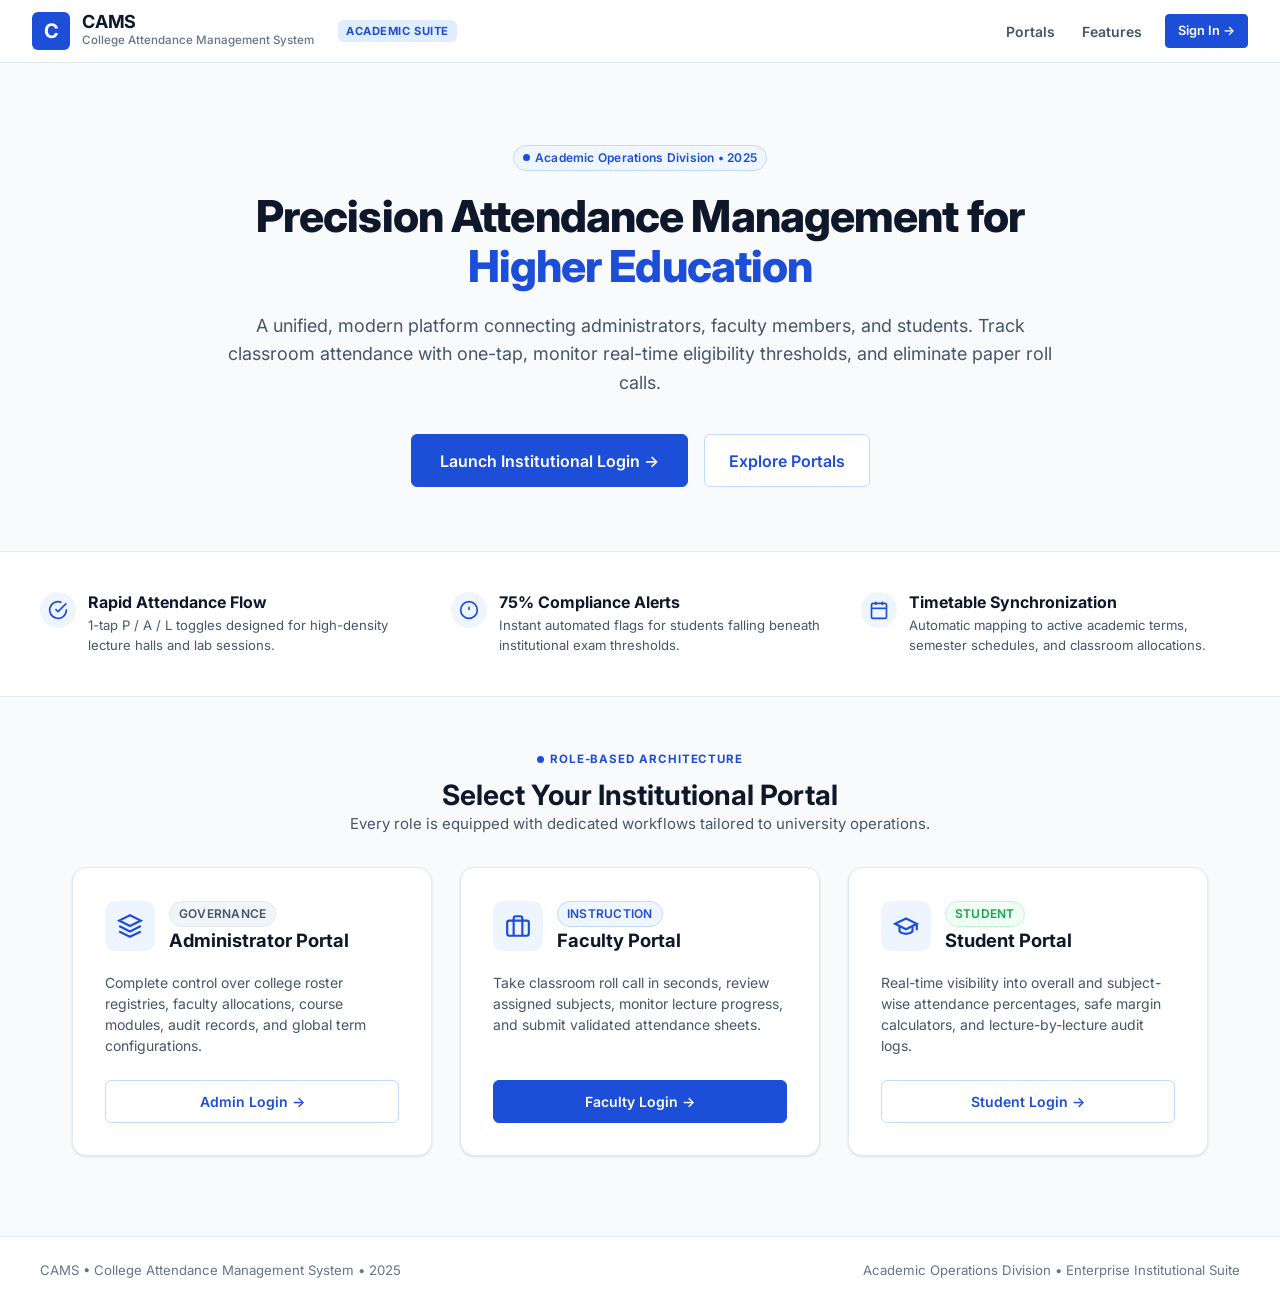
<file: frontend/index.html>
<!DOCTYPE html>
<html lang="en">
<head>
    <meta charset="UTF-8">
    <meta name="viewport" content="width=device-width, initial-scale=1.0">
    <title>CAMS - College Attendance Management System</title>
    <!-- Stylesheets -->
    <link rel="stylesheet" href="css/style.css">
    <link rel="stylesheet" href="css/dashboard.css">
    <style>
        .landing-hero {
            padding: 5rem 2rem 4rem;
            text-align: center;
            max-width: 900px;
            margin: 0 auto;
        }
        .hero-badge { margin-bottom: 1.25rem; }
        .hero-title {
            font-size: 2.75rem;
            font-weight: 800;
            color: #0f172a;
            line-height: 1.15;
            margin-bottom: 1.25rem;
            letter-spacing: -0.02em;
        }
        .hero-title span { color: var(--primary-color); }
        .hero-subtitle {
            font-size: 1.125rem;
            color: var(--text-secondary);
            margin-bottom: 2.25rem;
            line-height: 1.6;
        }
        .hero-cta-group {
            display: flex;
            align-items: center;
            justify-content: center;
            gap: 1rem;
            flex-wrap: wrap;
        }
        .portals-preview-section {
            padding: 3rem 2rem 5rem;
            max-width: 1200px;
            margin: 0 auto;
            width: 100%;
        }
        .portal-cards-grid {
            display: grid;
            grid-template-columns: repeat(auto-fit, minmax(320px, 1fr));
            gap: 1.75rem;
            margin-top: 2rem;
        }
        .portal-preview-card {
            background-color: #ffffff;
            border: 1px solid var(--border-color);
            border-radius: var(--radius-lg);
            padding: 2rem;
            display: flex;
            flex-direction: column;
            justify-content: space-between;
            box-shadow: var(--shadow-sm);
            transition: var(--transition);
        }
        .portal-preview-card:hover {
            box-shadow: var(--shadow-lg);
            transform: translateY(-4px);
            border-color: var(--primary-border);
        }
        .portal-card-header {
            display: flex;
            align-items: center;
            gap: 14px;
            margin-bottom: 1.25rem;
        }
        .portal-card-icon {
            width: 50px;
            height: 50px;
            border-radius: var(--radius-md);
            background-color: #eef5ff;
            color: var(--primary-color);
            display: flex;
            align-items: center;
            justify-content: center;
        }
        .features-strip {
            background-color: #ffffff;
            border-top: 1px solid var(--border-color);
            border-bottom: 1px solid var(--border-color);
            padding: 2.5rem 2rem;
        }
        .features-grid {
            max-width: 1200px;
            margin: 0 auto;
            display: grid;
            grid-template-columns: repeat(auto-fit, minmax(240px, 1fr));
            gap: 2rem;
        }
        .feature-item {
            display: flex;
            align-items: flex-start;
            gap: 12px;
        }
        .feature-item-icon {
            width: 36px;
            height: 36px;
            border-radius: 50%;
            background-color: #eef5ff;
            color: var(--primary-color);
            display: flex;
            align-items: center;
            justify-content: center;
            flex-shrink: 0;
        }
    </style>
</head>
<body>

    <!-- Landing Navigation -->
    <header class="top-navbar">
        <div class="nav-left">
            <div class="brand-logo-wrap">
                <div class="brand-icon">C</div>
                <div class="brand-text">
                    <h2>CAMS</h2>
                    <span>College Attendance Management System</span>
                </div>
            </div>
            <span class="portal-badge">Academic Suite</span>
        </div>
        <div class="nav-right">
            <a href="#portals" class="nav-link">Portals</a>
            <a href="#features" class="nav-link">Features</a>
            <a href="pages/login.html" class="btn btn-primary btn-sm">
                Sign In &rarr;
            </a>
        </div>
    </header>

    <!-- Main Hero -->
    <main>
        <section class="landing-hero">
            <div class="hero-badge">
                <span class="badge badge-blue">
                    <span class="status-dot blue"></span> Academic Operations Division &bull; 2025
                </span>
            </div>
            <h1 class="hero-title">
                Precision Attendance Management for <span>Higher Education</span>
            </h1>
            <p class="hero-subtitle">
                A unified, modern platform connecting administrators, faculty members, and students.
                Track classroom attendance with one-tap, monitor real-time eligibility thresholds, and eliminate paper roll calls.
            </p>
            <div class="hero-cta-group">
                <a href="pages/login.html" class="btn btn-primary" style="padding: 0.85rem 1.75rem; font-size: 1rem;">
                    Launch Institutional Login &rarr;
                </a>
                <a href="#portals" class="btn btn-outline" style="padding: 0.85rem 1.5rem; font-size: 1rem;">
                    Explore Portals
                </a>
            </div>
        </section>

        <!-- Feature Highlight Strip -->
        <section class="features-strip" id="features">
            <div class="features-grid">
                <div class="feature-item">
                    <div class="feature-item-icon">
                        <svg width="20" height="20" viewBox="0 0 24 24" fill="none" stroke="currentColor" stroke-width="2">
                            <path d="M22 11.08V12a10 10 0 1 1-5.93-9.14"></path>
                            <polyline points="22 4 12 14.01 9 11.01"></polyline>
                        </svg>
                    </div>
                    <div>
                        <h4 style="margin-bottom: 4px;">Rapid Attendance Flow</h4>
                        <p style="font-size: 0.82rem;">1-tap P / A / L toggles designed for high-density lecture halls and lab sessions.</p>
                    </div>
                </div>

                <div class="feature-item">
                    <div class="feature-item-icon">
                        <svg width="20" height="20" viewBox="0 0 24 24" fill="none" stroke="currentColor" stroke-width="2">
                            <circle cx="12" cy="12" r="10"></circle>
                            <line x1="12" y1="8" x2="12" y2="12"></line>
                            <line x1="12" y1="16" x2="12.01" y2="16"></line>
                        </svg>
                    </div>
                    <div>
                        <h4 style="margin-bottom: 4px;">75% Compliance Alerts</h4>
                        <p style="font-size: 0.82rem;">Instant automated flags for students falling beneath institutional exam thresholds.</p>
                    </div>
                </div>

                <div class="feature-item">
                    <div class="feature-item-icon">
                        <svg width="20" height="20" viewBox="0 0 24 24" fill="none" stroke="currentColor" stroke-width="2">
                            <rect x="3" y="4" width="18" height="18" rx="2" ry="2"></rect>
                            <line x1="16" y1="2" x2="16" y2="6"></line>
                            <line x1="8" y1="2" x2="8" y2="6"></line>
                            <line x1="3" y1="10" x2="21" y2="10"></line>
                        </svg>
                    </div>
                    <div>
                        <h4 style="margin-bottom: 4px;">Timetable Synchronization</h4>
                        <p style="font-size: 0.82rem;">Automatic mapping to active academic terms, semester schedules, and classroom allocations.</p>
                    </div>
                </div>
            </div>
        </section>

        <!-- Role Portals Section -->
        <section class="portals-preview-section" id="portals">
            <div style="text-align: center; margin-bottom: 2rem;">
                <span class="portal-tag"><span class="dot"></span> Role-Based Architecture</span>
                <h2 style="font-size: 1.75rem; margin-top: 4px;">Select Your Institutional Portal</h2>
                <p>Every role is equipped with dedicated workflows tailored to university operations.</p>
            </div>

            <div class="portal-cards-grid">
                <!-- Admin Card -->
                <div class="portal-preview-card">
                    <div>
                        <div class="portal-card-header">
                            <div class="portal-card-icon">
                                <svg width="26" height="26" viewBox="0 0 24 24" fill="none" stroke="currentColor" stroke-width="2">
                                    <path d="M12 2L2 7l10 5 10-5-10-5z"></path>
                                    <path d="M2 17l10 5 10-5"></path>
                                    <path d="M2 12l10 5 10-5"></path>
                                </svg>
                            </div>
                            <div>
                                <span class="badge badge-gray">GOVERNANCE</span>
                                <h3 style="margin-top: 2px;">Administrator Portal</h3>
                            </div>
                        </div>
                        <p style="margin-bottom: 1.5rem; font-size: 0.875rem;">
                            Complete control over college roster registries, faculty allocations, course modules, audit records, and global term configurations.
                        </p>
                    </div>
                    <a href="pages/login.html" class="btn btn-outline btn-block">
                        Admin Login &rarr;
                    </a>
                </div>

                <!-- Faculty Card -->
                <div class="portal-preview-card">
                    <div>
                        <div class="portal-card-header">
                            <div class="portal-card-icon">
                                <svg width="26" height="26" viewBox="0 0 24 24" fill="none" stroke="currentColor" stroke-width="2">
                                    <rect x="2" y="7" width="20" height="14" rx="2" ry="2"></rect>
                                    <path d="M16 21V5a2 2 0 0 0-2-2h-4a2 2 0 0 0-2 2v16"></path>
                                </svg>
                            </div>
                            <div>
                                <span class="badge badge-blue">INSTRUCTION</span>
                                <h3 style="margin-top: 2px;">Faculty Portal</h3>
                            </div>
                        </div>
                        <p style="margin-bottom: 1.5rem; font-size: 0.875rem;">
                            Take classroom roll call in seconds, review assigned subjects, monitor lecture progress, and submit validated attendance sheets.
                        </p>
                    </div>
                    <a href="pages/login.html" class="btn btn-primary btn-block">
                        Faculty Login &rarr;
                    </a>
                </div>

                <!-- Student Card -->
                <div class="portal-preview-card">
                    <div>
                        <div class="portal-card-header">
                            <div class="portal-card-icon">
                                <svg width="26" height="26" viewBox="0 0 24 24" fill="none" stroke="currentColor" stroke-width="2">
                                    <path d="M22 10v6M2 10l10-5 10 5-10 5z"></path>
                                    <path d="M6 12v5c3 3 9 3 12 0v-5"></path>
                                </svg>
                            </div>
                            <div>
                                <span class="badge badge-green">STUDENT</span>
                                <h3 style="margin-top: 2px;">Student Portal</h3>
                            </div>
                        </div>
                        <p style="margin-bottom: 1.5rem; font-size: 0.875rem;">
                            Real-time visibility into overall and subject-wise attendance percentages, safe margin calculators, and lecture-by-lecture audit logs.
                        </p>
                    </div>
                    <a href="pages/login.html" class="btn btn-outline btn-block">
                        Student Login &rarr;
                    </a>
                </div>
            </div>
        </section>
    </main>

    <!-- Bottom Institutional Footer -->
    <footer style="background-color: #ffffff; border-top: 1px solid var(--border-color); padding: 1.5rem 2.5rem; display: flex; align-items: center; justify-content: space-between; font-size: 0.825rem; color: var(--text-muted); flex-wrap: wrap; gap: 1rem;">
        <div>
            CAMS &bull; College Attendance Management System &bull; 2025
        </div>
        <div>
            Academic Operations Division &bull; Enterprise Institutional Suite
        </div>
    </footer>

    <!-- Scripts -->
    <script src="js/config.js"></script>
    <script src="js/auth.js"></script>
</body>
</html>
</file>
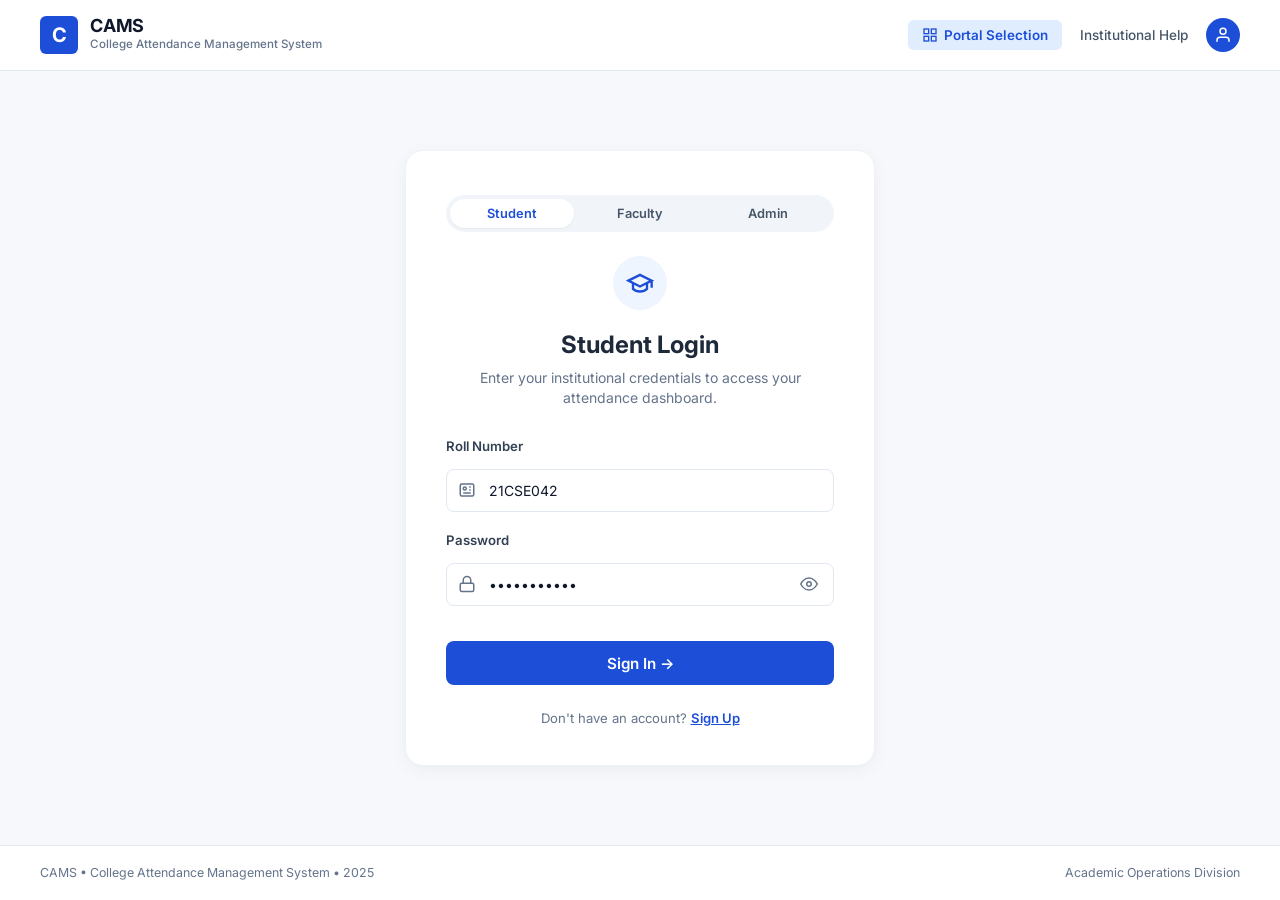
<file: frontend/pages/login.html>
<!DOCTYPE html>
<html lang="en">
<head>
    <meta charset="UTF-8">
    <meta name="viewport" content="width=device-width, initial-scale=1.0">
    <title>CAMS - College Attendance Management System | Sign In</title>
    <!-- Stylesheets -->
    <link rel="stylesheet" href="../css/style.css">
    <link rel="stylesheet" href="../css/login.css">
</head>
<body>

<div class="login-viewport">
    <!-- Top Header -->
    <header class="login-header">
        <a href="../index.html" class="brand-logo-wrap" style="text-decoration: none;">
            <div class="brand-icon">C</div>
            <div class="brand-text">
                <h2>CAMS</h2>
                <span>College Attendance Management System</span>
            </div>
        </a>

        <div class="login-nav-right">
            <!-- Portal Selection Quick Toggle -->
            <button class="portal-select-btn" id="portalSelectBtn" title="Switch Portal">
                <svg width="16" height="16" viewBox="0 0 24 24" fill="none" stroke="currentColor" stroke-width="2">
                    <rect x="3" y="3" width="7" height="7"></rect>
                    <rect x="14" y="3" width="7" height="7"></rect>
                    <rect x="14" y="14" width="7" height="7"></rect>
                    <rect x="3" y="14" width="7" height="7"></rect>
                </svg>
                Portal Selection
            </button>
            <a href="javascript:void(0)" class="help-link" id="helpBtn">Institutional Help</a>
            <div class="user-badge-circle" title="Institutional Auth">
                <svg width="18" height="18" viewBox="0 0 24 24" fill="none" stroke="currentColor" stroke-width="2">
                    <path d="M20 21v-2a4 4 0 0 0-4-4H8a4 4 0 0 0-4 4v2"></path>
                    <circle cx="12" cy="7" r="4"></circle>
                </svg>
            </div>
        </div>
    </header>

    <!-- Main Centered Login Section -->
    <main class="login-main">
        <div class="login-card">
            <!-- Role Selection Pill Tabs -->
            <div class="role-pills-wrap" id="roleTabs">
                <button type="button" class="role-pill-btn active" data-role="student">Student</button>
                <button type="button" class="role-pill-btn" data-role="faculty">Faculty</button>
                <button type="button" class="role-pill-btn" data-role="admin">Admin</button>
            </div>

            <!-- Dynamic Icon Badge -->
            <div class="login-icon-badge" id="loginIconBadge">
                <!-- Graduation Cap Icon (Default for Student) -->
                <svg id="roleSvgIcon" width="28" height="28" viewBox="0 0 24 24" fill="none" stroke="currentColor" stroke-width="2">
                    <path d="M22 10v6M2 10l10-5 10 5-10 5z"></path>
                    <path d="M6 12v5c3 3 9 3 12 0v-5"></path>
                </svg>
            </div>

            <h1 class="login-title" id="loginTitle">Student Login</h1>
            <p class="login-subtitle" id="loginSubtitle">
                Enter your institutional credentials to access your attendance dashboard.
            </p>

            <!-- Alert Notification Container -->
            <div class="login-alert badge-red" id="loginAlert"></div>

            <!-- Login Form -->
            <form class="login-form" id="loginForm" novalidate>
                <!-- Identifier Field (Roll Number / Faculty ID / Admin ID) -->
                <div class="form-group">
                    <label class="form-label" for="userIdentifier" id="identifierLabel">Roll Number</label>
                    <div class="input-wrapper">
                        <span class="input-icon">
                            <svg width="18" height="18" viewBox="0 0 24 24" fill="none" stroke="currentColor" stroke-width="2">
                                <rect x="3" y="4" width="18" height="16" rx="2"></rect>
                                <circle cx="9" cy="10" r="2"></circle>
                                <line x1="15" y1="8" x2="17" y2="8"></line>
                                <line x1="15" y1="12" x2="17" y2="12"></line>
                                <line x1="7" y1="16" x2="17" y2="16"></line>
                            </svg>
                        </span>
                        <input
                            type="text"
                            class="form-control has-icon-left"
                            id="userIdentifier"
                            placeholder="Enter Roll Number"
                            value="21CSE042"
                            required
                        >
                    </div>
                </div>

                <!-- Password Field -->
                <div class="form-group">
                    <label class="form-label" for="userPassword">Password</label>
                    <div class="input-wrapper">
                        <span class="input-icon">
                            <svg width="18" height="18" viewBox="0 0 24 24" fill="none" stroke="currentColor" stroke-width="2">
                                <rect x="3" y="11" width="18" height="11" rx="2" ry="2"></rect>
                                <path d="M7 11V7a5 5 0 0 1 10 0v4"></path>
                            </svg>
                        </span>
                        <input
                            type="password"
                            class="form-control has-icon-left has-icon-right"
                            id="userPassword"
                            placeholder="••••••••••••"
                            value="password123"
                            required
                        >
                        <button type="button" class="input-action-btn" id="togglePasswordBtn" title="Toggle password visibility">
                            <svg id="eyeIcon" width="18" height="18" viewBox="0 0 24 24" fill="none" stroke="currentColor" stroke-width="2">
                                <path d="M1 12s4-8 11-8 11 8 11 8-4 8-11 8-11-8-11-8z"></path>
                                <circle cx="12" cy="12" r="3"></circle>
                            </svg>
                        </button>
                    </div>
                </div>

                <!-- Submit Button -->
                <button type="submit" class="login-submit-btn" id="signInSubmitBtn">
                    Sign In &rarr;
                </button>

                <div class="login-extra-note" style="text-align: center;">
                    Don't have an account? <a href="javascript:void(0)" id="signUpLink">Sign Up</a>
                </div>
            </form>
        </div>
    </main>

    <!-- Bottom Footer Matching Reference -->
    <footer class="login-footer">
        <div>
            CAMS &bull; College Attendance Management System &bull; 2025
        </div>
        <div>
            Academic Operations Division
        </div>
    </footer>
</div>

<!-- Help Modal Placeholder -->
<div class="modal-overlay" id="helpModal">
    <div class="modal-card">
        <div class="modal-header">
            <h3>Institutional IT &amp; Portal Help</h3>
            <button class="modal-close-btn" id="closeHelpModal">&times;</button>
        </div>
        <div class="modal-body">
            <p style="margin-bottom: 1rem;">For authentication assistance, password resets, or enrollment authorization, please contact your departmental administrator:</p>
            <ul style="padding-left: 1.25rem; font-size: 0.875rem; color: var(--text-secondary); line-height: 1.6;">
                <li><strong>Students:</strong> Contact the Academic Registrar or use your College Roll Number.</li>
                <li><strong>Faculty:</strong> Contact HOD or IT Helpdesk with your Faculty Employee ID.</li>
                <li><strong>System Admin:</strong> Single Sign-On credentials managed by Campus Network Operations.</li>
            </ul>
        </div>
        <div class="modal-footer">
            <button type="button" class="btn btn-primary btn-sm" id="confirmHelpModal">Understood</button>
        </div>
    </div>
</div>

<!-- Scripts -->
<script src="../js/config.js"></script>
<script src="../js/auth.js"></script>
<script>
    document.addEventListener("DOMContentLoaded", () => {
        let activeRole = "student";

        const roleTabs = document.querySelectorAll(".role-pill-btn");
        const loginTitle = document.getElementById("loginTitle");
        const loginSubtitle = document.getElementById("loginSubtitle");
        const identifierLabel = document.getElementById("identifierLabel");
        const userIdentifier = document.getElementById("userIdentifier");
        const userPassword = document.getElementById("userPassword");
        const loginForm = document.getElementById("loginForm");
        const loginAlert = document.getElementById("loginAlert");
        const togglePasswordBtn = document.getElementById("togglePasswordBtn");
        const portalSelectBtn = document.getElementById("portalSelectBtn");
        const helpBtn = document.getElementById("helpBtn");
        const helpModal = document.getElementById("helpModal");
        const closeHelpModal = document.getElementById("closeHelpModal");
        const confirmHelpModal = document.getElementById("confirmHelpModal");

        const roleConfig = {
            student: {
                title: "Student Login",
                subtitle: "Enter your institutional credentials to access your attendance dashboard.",
                label: "Roll Number",
                placeholder: "Enter Roll Number",
                defaultVal: "21CSE042"
            },
            faculty: {
                title: "Faculty Login",
                subtitle: "Access your lecture rosters, assigned subjects, and attendance ledger.",
                label: "Faculty ID",
                placeholder: "Enter Faculty ID",
                defaultVal: "FAC-CSE-104"
            },
            admin: {
                title: "Administrator Login",
                subtitle: "Sign in to manage institutional records, faculty, and college subjects.",
                label: "Admin ID / Email",
                placeholder: "Enter Admin Email or ID",
                defaultVal: "admin@college.edu"
            }
        };

        function switchRole(role) {
            activeRole = role;
            roleTabs.forEach(tab => {
                tab.classList.toggle("active", tab.dataset.role === role);
            });

            const config = roleConfig[role];
            loginTitle.textContent = config.title;
            loginSubtitle.textContent = config.subtitle;
            identifierLabel.textContent = config.label;
            userIdentifier.placeholder = config.placeholder;
            userIdentifier.value = config.defaultVal;
            loginAlert.style.display = "none";
        }

        roleTabs.forEach(tab => {
            tab.addEventListener("click", () => switchRole(tab.dataset.role));
        });

        portalSelectBtn.addEventListener("click", () => {
            const roles = ["student", "faculty", "admin"];
            const nextIndex = (roles.indexOf(activeRole) + 1) % roles.length;
            switchRole(roles[nextIndex]);
        });

        togglePasswordBtn.addEventListener("click", () => {
            const isPassword = userPassword.type === "password";
            userPassword.type = isPassword ? "text" : "password";
        });

        helpBtn.addEventListener("click", () => helpModal.classList.add("active"));
        closeHelpModal.addEventListener("click", () => helpModal.classList.remove("active"));
        confirmHelpModal.addEventListener("click", () => helpModal.classList.remove("active"));

        loginForm.addEventListener("submit", async (e) => {
            e.preventDefault();
            loginAlert.style.display = "none";

            const idVal = userIdentifier.value.trim();
            const passVal = userPassword.value.trim();

            try {
                await handleLogin(idVal, passVal, activeRole, "");
            } catch (err) {
                loginAlert.textContent = err.message || "Invalid credentials. Please try again.";
                loginAlert.style.display = "block";
            }
        });
    });
</script>
</body>
</html>
</file>
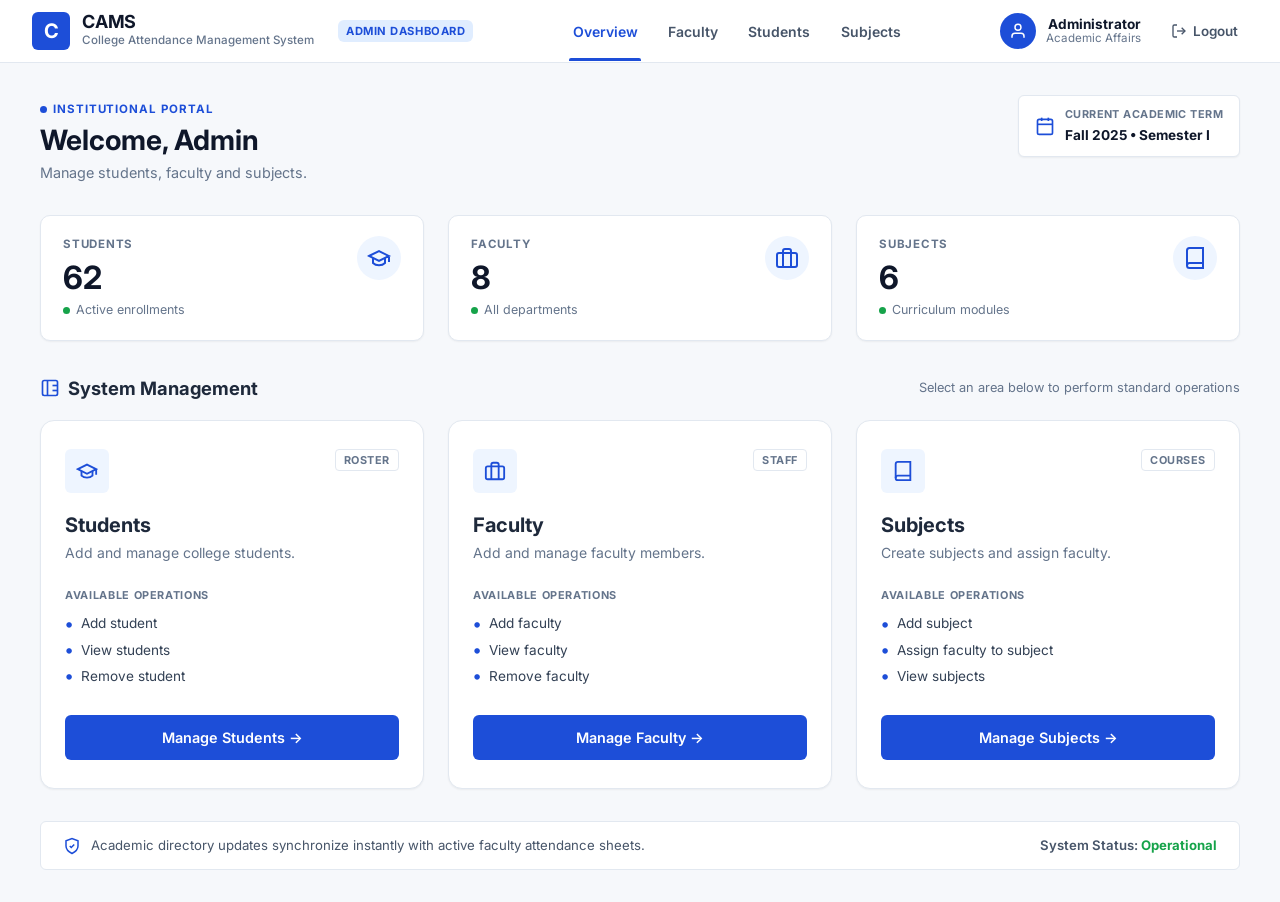
<file: frontend/pages/admin/dashboard.html>
<!DOCTYPE html>
<html lang="en">
<head>
    <meta charset="UTF-8">
    <meta name="viewport" content="width=device-width, initial-scale=1.0">
    <title>CAMS - Admin Dashboard | Overview</title>
    <!-- Stylesheets -->
    <link rel="stylesheet" href="../../css/style.css">
    <link rel="stylesheet" href="../../css/dashboard.css">
    <link rel="stylesheet" href="../../css/admin.css">
</head>
<body class="app-shell">

    <!-- Top Navigation Bar Matching Reference -->
    <header class="top-navbar">
        <div class="nav-left">
            <a href="../../index.html" class="brand-logo-wrap" style="text-decoration: none;">
                <div class="brand-icon">C</div>
                <div class="brand-text">
                    <h2>CAMS</h2>
                    <span>College Attendance Management System</span>
                </div>
            </a>
            <span class="portal-badge">ADMIN DASHBOARD</span>
        </div>

        <!-- Center Nav Links -->
        <nav class="nav-center-links">
            <a href="dashboard.html" class="nav-link active">Overview</a>
            <a href="faculty.html" class="nav-link">Faculty</a>
            <a href="students.html" class="nav-link">Students</a>
            <a href="subjects.html" class="nav-link">Subjects</a>
        </nav>

        <!-- Right User Profile & Logout -->
        <div class="nav-right">
            <div class="user-profile-badge">
                <div class="user-avatar-circle" title="Administrator">
                    <svg width="18" height="18" viewBox="0 0 24 24" fill="none" stroke="currentColor" stroke-width="2">
                        <path d="M20 21v-2a4 4 0 0 0-4-4H8a4 4 0 0 0-4 4v2"></path>
                        <circle cx="12" cy="7" r="4"></circle>
                    </svg>
                </div>
                <div class="user-meta">
                    <div class="name" data-user-name>Administrator</div>
                    <div class="role-dept" data-user-dept>Academic Affairs</div>
                </div>
            </div>
            <button class="logout-btn" data-action="logout" data-redirect="../login.html" title="Sign out of portal">
                <svg width="16" height="16" viewBox="0 0 24 24" fill="none" stroke="currentColor" stroke-width="2">
                    <path d="M9 21H5a2 2 0 0 1-2-2V5a2 2 0 0 1 2-2h4"></path>
                    <polyline points="16 17 21 12 16 7"></polyline>
                    <line x1="21" y1="12" x2="9" y2="12"></line>
                </svg>
                Logout
            </button>
        </div>
    </header>

    <!-- Main Content Container -->
    <main class="main-content">
        <!-- Subheader & Academic Term Banner -->
        <div class="dashboard-header-row">
            <div>
                <span class="portal-tag"><span class="dot"></span> Institutional Portal</span>
                <h1 class="dashboard-title">Welcome, Admin</h1>
                <p class="dashboard-subtitle">Manage students, faculty and subjects.</p>
            </div>
            <div class="academic-term-box">
                <svg width="20" height="20" viewBox="0 0 24 24" fill="none" stroke="currentColor" stroke-width="2" style="color: var(--primary-color);">
                    <rect x="3" y="4" width="18" height="18" rx="2" ry="2"></rect>
                    <line x1="16" y1="2" x2="16" y2="6"></line>
                    <line x1="8" y1="2" x2="8" y2="6"></line>
                    <line x1="3" y1="10" x2="21" y2="10"></line>
                </svg>
                <div>
                    <span class="term-label">Current Academic Term</span>
                    <span class="term-value" id="currentAcademicTerm">Fall 2025 &bull; Semester I</span>
                </div>
            </div>
        </div>

        <!-- Top Statistics Grid (3 Columns Matching Reference) -->
        <section class="stats-grid">
            <!-- Students Metric Card -->
            <div class="stat-card">
                <div class="stat-info">
                    <div class="stat-label">Students</div>
                    <div class="stat-number" id="totalStudentsCount">62</div>
                    <div class="stat-caption">
                        <span class="status-dot green"></span> Active enrollments
                    </div>
                </div>
                <div class="stat-icon-wrap">
                    <svg width="24" height="24" viewBox="0 0 24 24" fill="none" stroke="currentColor" stroke-width="2">
                        <path d="M22 10v6M2 10l10-5 10 5-10 5z"></path>
                        <path d="M6 12v5c3 3 9 3 12 0v-5"></path>
                    </svg>
                </div>
            </div>

            <!-- Faculty Metric Card -->
            <div class="stat-card">
                <div class="stat-info">
                    <div class="stat-label">Faculty</div>
                    <div class="stat-number" id="totalFacultyCount">8</div>
                    <div class="stat-caption">
                        <span class="status-dot green"></span> All departments
                    </div>
                </div>
                <div class="stat-icon-wrap">
                    <svg width="24" height="24" viewBox="0 0 24 24" fill="none" stroke="currentColor" stroke-width="2">
                        <rect x="2" y="7" width="20" height="14" rx="2" ry="2"></rect>
                        <path d="M16 21V5a2 2 0 0 0-2-2h-4a2 2 0 0 0-2 2v16"></path>
                    </svg>
                </div>
            </div>

            <!-- Subjects Metric Card -->
            <div class="stat-card">
                <div class="stat-info">
                    <div class="stat-label">Subjects</div>
                    <div class="stat-number" id="totalSubjectsCount">6</div>
                    <div class="stat-caption">
                        <span class="status-dot green"></span> Curriculum modules
                    </div>
                </div>
                <div class="stat-icon-wrap">
                    <svg width="24" height="24" viewBox="0 0 24 24" fill="none" stroke="currentColor" stroke-width="2">
                        <path d="M4 19.5A2.5 2.5 0 0 1 6.5 17H20"></path>
                        <path d="M6.5 2H20v20H6.5A2.5 2.5 0 0 1 4 19.5v-15A2.5 2.5 0 0 1 6.5 2z"></path>
                    </svg>
                </div>
            </div>
        </section>

        <!-- System Management Section Header -->
        <div class="section-header">
            <h2 class="section-title">
                <svg width="20" height="20" viewBox="0 0 24 24" fill="none" stroke="currentColor" stroke-width="2" style="color: var(--primary-color);">
                    <rect x="3" y="3" width="18" height="18" rx="2"></rect>
                    <path d="M9 3v18"></path>
                    <path d="M15 9h6"></path>
                    <path d="M15 15h6"></path>
                </svg>
                System Management
            </h2>
            <span class="section-hint">Select an area below to perform standard operations</span>
        </div>

        <!-- System Management 3-Card Grid Matching Reference -->
        <section class="admin-action-grid">
            <!-- 1. Students Operations Card -->
            <div class="admin-action-card">
                <div>
                    <div class="action-card-top">
                        <div class="action-card-icon">
                            <svg width="22" height="22" viewBox="0 0 24 24" fill="none" stroke="currentColor" stroke-width="2">
                                <path d="M22 10v6M2 10l10-5 10 5-10 5z"></path>
                                <path d="M6 12v5c3 3 9 3 12 0v-5"></path>
                            </svg>
                        </div>
                        <span class="action-card-tag">ROSTER</span>
                    </div>
                    <h3 class="action-card-title">Students</h3>
                    <p class="action-card-desc">Add and manage college students.</p>

                    <div class="action-ops-box">
                        <div class="action-ops-label">Available Operations</div>
                        <ul class="action-ops-list">
                            <li>Add student</li>
                            <li>View students</li>
                            <li>Remove student</li>
                        </ul>
                    </div>
                </div>

                <a href="students.html" class="action-card-btn">
                    Manage Students &rarr;
                </a>
            </div>

            <!-- 2. Faculty Operations Card -->
            <div class="admin-action-card">
                <div>
                    <div class="action-card-top">
                        <div class="action-card-icon">
                            <svg width="22" height="22" viewBox="0 0 24 24" fill="none" stroke="currentColor" stroke-width="2">
                                <rect x="2" y="7" width="20" height="14" rx="2" ry="2"></rect>
                                <path d="M16 21V5a2 2 0 0 0-2-2h-4a2 2 0 0 0-2 2v16"></path>
                            </svg>
                        </div>
                        <span class="action-card-tag">STAFF</span>
                    </div>
                    <h3 class="action-card-title">Faculty</h3>
                    <p class="action-card-desc">Add and manage faculty members.</p>

                    <div class="action-ops-box">
                        <div class="action-ops-label">Available Operations</div>
                        <ul class="action-ops-list">
                            <li>Add faculty</li>
                            <li>View faculty</li>
                            <li>Remove faculty</li>
                        </ul>
                    </div>
                </div>

                <a href="faculty.html" class="action-card-btn">
                    Manage Faculty &rarr;
                </a>
            </div>

            <!-- 3. Subjects Operations Card -->
            <div class="admin-action-card">
                <div>
                    <div class="action-card-top">
                        <div class="action-card-icon">
                            <svg width="22" height="22" viewBox="0 0 24 24" fill="none" stroke="currentColor" stroke-width="2">
                                <path d="M4 19.5A2.5 2.5 0 0 1 6.5 17H20"></path>
                                <path d="M6.5 2H20v20H6.5A2.5 2.5 0 0 1 4 19.5v-15A2.5 2.5 0 0 1 6.5 2z"></path>
                            </svg>
                        </div>
                        <span class="action-card-tag">COURSES</span>
                    </div>
                    <h3 class="action-card-title">Subjects</h3>
                    <p class="action-card-desc">Create subjects and assign faculty.</p>

                    <div class="action-ops-box">
                        <div class="action-ops-label">Available Operations</div>
                        <ul class="action-ops-list">
                            <li>Add subject</li>
                            <li>Assign faculty to subject</li>
                            <li>View subjects</li>
                        </ul>
                    </div>
                </div>

                <a href="subjects.html" class="action-card-btn">
                    Manage Subjects &rarr;
                </a>
            </div>
        </section>

        <!-- Operational Status Banner Matching Reference -->
        <div class="operational-banner">
            <div class="message-side">
                <svg width="18" height="18" viewBox="0 0 24 24" fill="none" stroke="currentColor" stroke-width="2" style="color: var(--primary-color);">
                    <path d="M12 22s8-4 8-10V5l-8-3-8 3v7c0 6 8 10 8 10z"></path>
                    <polyline points="9 12 11 14 15 10"></polyline>
                </svg>
                <span>Academic directory updates synchronize instantly with active faculty attendance sheets.</span>
            </div>
            <div class="status-side">
                System Status: <span style="color: var(--success); font-weight: 700;">Operational</span>
            </div>
        </div>
    </main>

    <!-- Scripts -->
    <script src="../../js/config.js"></script>
    <script src="../../js/auth.js"></script>
    <script src="../../js/admin/dashboard.js"></script>
</body>
</html>
</file>
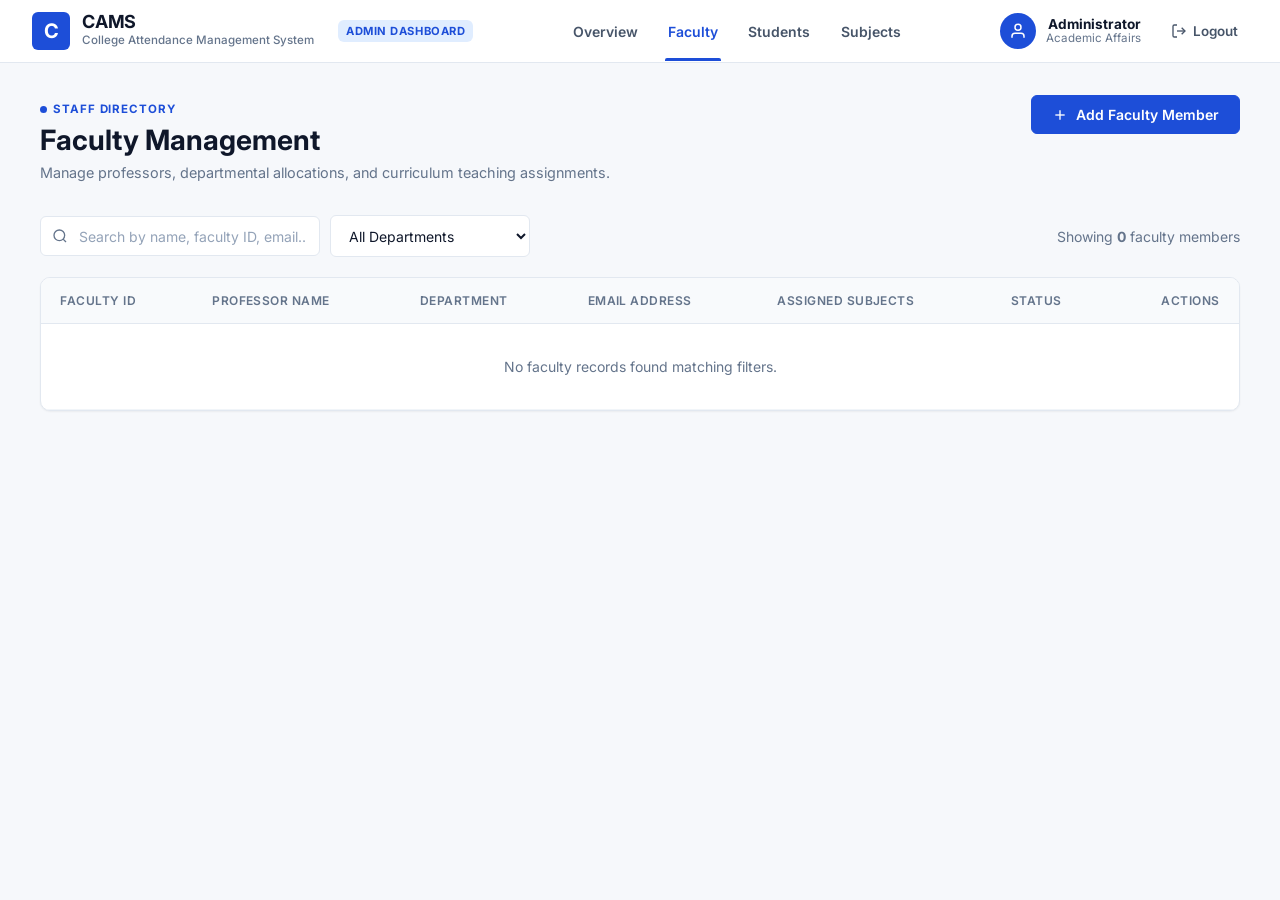
<file: frontend/pages/admin/faculty.html>
<!DOCTYPE html>
<html lang="en">
<head>
    <meta charset="UTF-8">
    <meta name="viewport" content="width=device-width, initial-scale=1.0">
    <title>CAMS - Admin Dashboard | Manage Faculty</title>
    <!-- Stylesheets -->
    <link rel="stylesheet" href="../../css/style.css">
    <link rel="stylesheet" href="../../css/dashboard.css">
    <link rel="stylesheet" href="../../css/admin.css">
</head>
<body class="app-shell">

    <!-- Top Navigation Bar -->
    <header class="top-navbar">
        <div class="nav-left">
            <a href="../../index.html" class="brand-logo-wrap" style="text-decoration: none;">
                <div class="brand-icon">C</div>
                <div class="brand-text">
                    <h2>CAMS</h2>
                    <span>College Attendance Management System</span>
                </div>
            </a>
            <span class="portal-badge">ADMIN DASHBOARD</span>
        </div>

        <nav class="nav-center-links">
            <a href="dashboard.html" class="nav-link">Overview</a>
            <a href="faculty.html" class="nav-link active">Faculty</a>
            <a href="students.html" class="nav-link">Students</a>
            <a href="subjects.html" class="nav-link">Subjects</a>
        </nav>

        <div class="nav-right">
            <div class="user-profile-badge">
                <div class="user-avatar-circle" title="Administrator">
                    <svg width="18" height="18" viewBox="0 0 24 24" fill="none" stroke="currentColor" stroke-width="2">
                        <path d="M20 21v-2a4 4 0 0 0-4-4H8a4 4 0 0 0-4 4v2"></path>
                        <circle cx="12" cy="7" r="4"></circle>
                    </svg>
                </div>
                <div class="user-meta">
                    <div class="name" data-user-name>Administrator</div>
                    <div class="role-dept" data-user-dept>Academic Affairs</div>
                </div>
            </div>
            <button class="logout-btn" data-action="logout" data-redirect="../login.html" title="Sign out of portal">
                <svg width="16" height="16" viewBox="0 0 24 24" fill="none" stroke="currentColor" stroke-width="2">
                    <path d="M9 21H5a2 2 0 0 1-2-2V5a2 2 0 0 1 2-2h4"></path>
                    <polyline points="16 17 21 12 16 7"></polyline>
                    <line x1="21" y1="12" x2="9" y2="12"></line>
                </svg>
                Logout
            </button>
        </div>
    </header>

    <!-- Main Content Container -->
    <main class="main-content">
        <!-- Subheader -->
        <div class="dashboard-header-row">
            <div>
                <span class="portal-tag"><span class="dot"></span> Staff Directory</span>
                <h1 class="dashboard-title">Faculty Management</h1>
                <p class="dashboard-subtitle">Manage professors, departmental allocations, and curriculum teaching assignments.</p>
            </div>
            <button class="btn btn-primary" id="openAddFacultyModal">
                <svg width="16" height="16" viewBox="0 0 24 24" fill="none" stroke="currentColor" stroke-width="2">
                    <line x1="12" y1="5" x2="12" y2="19"></line>
                    <line x1="5" y1="12" x2="19" y2="12"></line>
                </svg>
                Add Faculty Member
            </button>
        </div>

        <!-- Filter & Search Toolbar -->
        <div class="table-filter-bar">
            <div class="filter-group">
                <div class="input-wrapper" style="width: 280px;">
                    <span class="input-icon">
                        <svg width="16" height="16" viewBox="0 0 24 24" fill="none" stroke="currentColor" stroke-width="2">
                            <circle cx="11" cy="11" r="8"></circle>
                            <line x1="21" y1="21" x2="16.65" y2="16.65"></line>
                        </svg>
                    </span>
                    <input
                        type="text"
                        class="form-control has-icon-left"
                        id="facultySearchInput"
                        placeholder="Search by name, faculty ID, email..."
                    >
                </div>

                <select class="form-control" id="facultyDeptFilter" style="width: 200px;">
                    <option value="">All Departments</option>
                    <option value="Department of Computer Science">Computer Science</option>
                    <option value="Department of Electronics">Electronics</option>
                    <option value="Department of Information Tech">Information Tech</option>
                    <option value="Department of Mechanical Eng">Mechanical Eng</option>
                </select>
            </div>

            <div class="text-sm text-muted">
                Showing <strong id="facultyResultCount">0</strong> faculty members
            </div>
        </div>

        <!-- Faculty Data Table -->
        <div class="table-responsive">
            <table class="data-table">
                <thead>
                    <tr>
                        <th>Faculty ID</th>
                        <th>Professor Name</th>
                        <th>Department</th>
                        <th>Email Address</th>
                        <th>Assigned Subjects</th>
                        <th>Status</th>
                        <th style="text-align: right;">Actions</th>
                    </tr>
                </thead>
                <tbody id="facultyTableBody">
                    <!-- Populated dynamically by js/admin/faculty.js -->
                </tbody>
            </table>
        </div>
    </main>

    <!-- Modal: Add / Edit Faculty -->
    <div class="modal-overlay" id="facultyModal">
        <div class="modal-card">
            <div class="modal-header">
                <h3 id="modalFacultyTitle">Add New Faculty</h3>
                <button class="modal-close-btn" id="closeFacultyModal">&times;</button>
            </div>
            <form id="facultyForm">
                <div class="modal-body">
                    <div class="form-group">
                        <label class="form-label" for="formFacultyId">Faculty ID</label>
                        <input type="text" class="form-control" id="formFacultyId" placeholder="e.g. FAC-CSE-112" required>
                    </div>
                    <div class="form-group">
                        <label class="form-label" for="formFacultyName">Full Name</label>
                        <input type="text" class="form-control" id="formFacultyName" placeholder="e.g. Dr. Rajesh Sharma" required>
                    </div>
                    <div class="form-group">
                        <label class="form-label" for="formFacultyEmail">Institutional Email</label>
                        <input type="email" class="form-control" id="formFacultyEmail" placeholder="e.g. r.sharma@college.edu" required>
                    </div>
                    <div class="form-group">
                        <label class="form-label" for="formFacultyDept">Department</label>
                        <select class="form-control" id="formFacultyDept" required>
                            <option value="Department of Computer Science">Department of Computer Science</option>
                            <option value="Department of Electronics">Department of Electronics</option>
                            <option value="Department of Information Tech">Department of Information Tech</option>
                            <option value="Department of Mechanical Eng">Department of Mechanical Eng</option>
                        </select>
                    </div>
                    <div class="form-group">
                        <label class="form-label" for="formFacultySubjects">Assigned Subjects (Comma-separated)</label>
                        <input type="text" class="form-control" id="formFacultySubjects" placeholder="e.g. Data Structures, Java Programming">
                    </div>
                </div>
                <div class="modal-footer">
                    <button type="button" class="btn btn-secondary btn-sm" id="cancelFacultyModal">Cancel</button>
                    <button type="submit" class="btn btn-primary btn-sm">Save Faculty Member</button>
                </div>
            </form>
        </div>
    </div>

    <!-- Delete Confirmation Modal -->
    <div class="modal-overlay" id="confirmDeleteFacultyModal">
        <div class="modal-card" style="max-width: 420px;">
            <div class="modal-header">
                <h3>Confirm Removal</h3>
                <button class="modal-close-btn" id="closeDeleteFacultyModal">&times;</button>
            </div>
            <div class="modal-body">
                <p>Are you sure you want to remove <strong id="deleteTargetFacultyName"></strong>? Assigned course rosters will need to be reallocated.</p>
            </div>
            <div class="modal-footer">
                <button type="button" class="btn btn-secondary btn-sm" id="cancelDeleteFacultyBtn">Cancel</button>
                <button type="button" class="btn btn-danger btn-sm" id="confirmDeleteFacultyBtn">Delete Faculty</button>
            </div>
        </div>
    </div>

    <!-- Toast Notification Container -->
    <div class="toast-container" id="toastContainer"></div>

    <!-- Scripts -->
    <script src="../../js/config.js"></script>
    <script src="../../js/auth.js"></script>
    <script src="../../js/admin/faculty.js"></script>
</body>
</html>
</file>
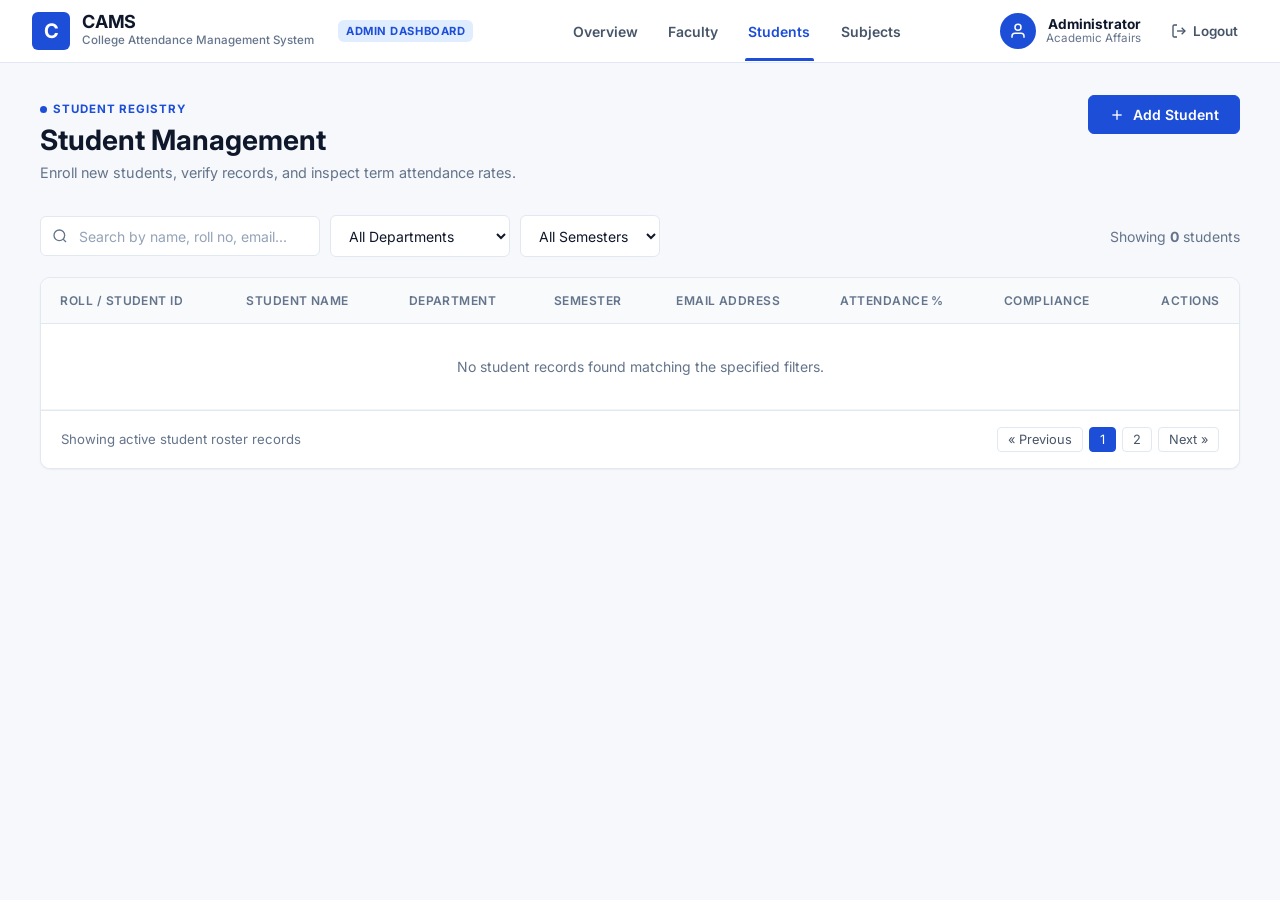
<file: frontend/pages/admin/students.html>
<!DOCTYPE html>
<html lang="en">
<head>
    <meta charset="UTF-8">
    <meta name="viewport" content="width=device-width, initial-scale=1.0">
    <title>CAMS - Admin Dashboard | Manage Students</title>
    <!-- Stylesheets -->
    <link rel="stylesheet" href="../../css/style.css">
    <link rel="stylesheet" href="../../css/dashboard.css">
    <link rel="stylesheet" href="../../css/admin.css">
</head>
<body class="app-shell">

    <!-- Top Navigation Bar -->
    <header class="top-navbar">
        <div class="nav-left">
            <a href="../../index.html" class="brand-logo-wrap" style="text-decoration: none;">
                <div class="brand-icon">C</div>
                <div class="brand-text">
                    <h2>CAMS</h2>
                    <span>College Attendance Management System</span>
                </div>
            </a>
            <span class="portal-badge">ADMIN DASHBOARD</span>
        </div>

        <nav class="nav-center-links">
            <a href="dashboard.html" class="nav-link">Overview</a>
            <a href="faculty.html" class="nav-link">Faculty</a>
            <a href="students.html" class="nav-link active">Students</a>
            <a href="subjects.html" class="nav-link">Subjects</a>
        </nav>

        <div class="nav-right">
            <div class="user-profile-badge">
                <div class="user-avatar-circle" title="Administrator">
                    <svg width="18" height="18" viewBox="0 0 24 24" fill="none" stroke="currentColor" stroke-width="2">
                        <path d="M20 21v-2a4 4 0 0 0-4-4H8a4 4 0 0 0-4 4v2"></path>
                        <circle cx="12" cy="7" r="4"></circle>
                    </svg>
                </div>
                <div class="user-meta">
                    <div class="name" data-user-name>Administrator</div>
                    <div class="role-dept" data-user-dept>Academic Affairs</div>
                </div>
            </div>
            <button class="logout-btn" data-action="logout" data-redirect="../login.html" title="Sign out of portal">
                <svg width="16" height="16" viewBox="0 0 24 24" fill="none" stroke="currentColor" stroke-width="2">
                    <path d="M9 21H5a2 2 0 0 1-2-2V5a2 2 0 0 1 2-2h4"></path>
                    <polyline points="16 17 21 12 16 7"></polyline>
                    <line x1="21" y1="12" x2="9" y2="12"></line>
                </svg>
                Logout
            </button>
        </div>
    </header>

    <!-- Main Content Container -->
    <main class="main-content">
        <!-- Subheader -->
        <div class="dashboard-header-row">
            <div>
                <span class="portal-tag"><span class="dot"></span> Student Registry</span>
                <h1 class="dashboard-title">Student Management</h1>
                <p class="dashboard-subtitle">Enroll new students, verify records, and inspect term attendance rates.</p>
            </div>
            <button class="btn btn-primary" id="openAddStudentModal">
                <svg width="16" height="16" viewBox="0 0 24 24" fill="none" stroke="currentColor" stroke-width="2">
                    <line x1="12" y1="5" x2="12" y2="19"></line>
                    <line x1="5" y1="12" x2="19" y2="12"></line>
                </svg>
                Add Student
            </button>
        </div>

        <!-- Filter & Search Toolbar -->
        <div class="table-filter-bar">
            <div class="filter-group">
                <div class="input-wrapper" style="width: 280px;">
                    <span class="input-icon">
                        <svg width="16" height="16" viewBox="0 0 24 24" fill="none" stroke="currentColor" stroke-width="2">
                            <circle cx="11" cy="11" r="8"></circle>
                            <line x1="21" y1="21" x2="16.65" y2="16.65"></line>
                        </svg>
                    </span>
                    <input
                        type="text"
                        class="form-control has-icon-left"
                        id="studentSearchInput"
                        placeholder="Search by name, roll no, email..."
                    >
                </div>

                <select class="form-control" id="deptFilter" style="width: 180px;">
                    <option value="">All Departments</option>
                    <option value="Computer Science">Computer Science</option>
                    <option value="Electronics & Comm">Electronics &amp; Comm</option>
                    <option value="Information Tech">Information Tech</option>
                    <option value="Mechanical Eng">Mechanical Eng</option>
                </select>

                <select class="form-control" id="semFilter" style="width: 140px;">
                    <option value="">All Semesters</option>
                    <option value="Semester 2">Semester 2</option>
                    <option value="Semester 4">Semester 4</option>
                    <option value="Semester 6">Semester 6</option>
                    <option value="Semester 8">Semester 8</option>
                </select>
            </div>

            <div class="text-sm text-muted">
                Showing <strong id="studentResultCount">0</strong> students
            </div>
        </div>

        <!-- Student Data Table -->
        <div class="table-responsive">
            <table class="data-table">
                <thead>
                    <tr>
                        <th>Roll / Student ID</th>
                        <th>Student Name</th>
                        <th>Department</th>
                        <th>Semester</th>
                        <th>Email Address</th>
                        <th>Attendance %</th>
                        <th>Compliance</th>
                        <th style="text-align: right;">Actions</th>
                    </tr>
                </thead>
                <tbody id="studentTableBody">
                    <!-- Populated dynamically by js/admin/students.js -->
                </tbody>
            </table>

            <!-- Pagination Bar -->
            <div class="pagination-wrapper">
                <div>Showing active student roster records</div>
                <div class="pagination-controls">
                    <button class="page-btn" disabled>&laquo; Previous</button>
                    <button class="page-btn active">1</button>
                    <button class="page-btn">2</button>
                    <button class="page-btn">Next &raquo;</button>
                </div>
            </div>
        </div>
    </main>

    <!-- Modal: Add / Edit Student (Placeholder Form) -->
    <div class="modal-overlay" id="studentModal">
        <div class="modal-card">
            <div class="modal-header">
                <h3 id="modalStudentTitle">Add New Student</h3>
                <button class="modal-close-btn" id="closeStudentModal">&times;</button>
            </div>
            <form id="studentForm">
                <div class="modal-body">
                    <div class="form-group">
                        <label class="form-label" for="formStudentRoll">Roll Number / Student ID</label>
                        <input type="text" class="form-control" id="formStudentRoll" placeholder="e.g. 21CSE085" required>
                    </div>
                    <div class="form-group">
                        <label class="form-label" for="formStudentName">Full Name</label>
                        <input type="text" class="form-control" id="formStudentName" placeholder="e.g. Ananya Patel" required>
                    </div>
                    <div class="form-group">
                        <label class="form-label" for="formStudentEmail">Email Address</label>
                        <input type="email" class="form-control" id="formStudentEmail" placeholder="e.g. ananya.p@college.edu" required>
                    </div>
                    <div style="display: flex; gap: 1rem;">
                        <div class="form-group" style="flex: 1;">
                            <label class="form-label" for="formStudentDept">Department</label>
                            <select class="form-control" id="formStudentDept" required>
                                <option value="Computer Science">Computer Science</option>
                                <option value="Electronics & Comm">Electronics &amp; Comm</option>
                                <option value="Information Tech">Information Tech</option>
                                <option value="Mechanical Eng">Mechanical Eng</option>
                            </select>
                        </div>
                        <div class="form-group" style="flex: 1;">
                            <label class="form-label" for="formStudentSem">Semester</label>
                            <select class="form-control" id="formStudentSem" required>
                                <option value="Semester 2">Semester 2</option>
                                <option value="Semester 4">Semester 4</option>
                                <option value="Semester 6">Semester 6</option>
                                <option value="Semester 8">Semester 8</option>
                            </select>
                        </div>
                    </div>
                </div>
                <div class="modal-footer">
                    <button type="button" class="btn btn-secondary btn-sm" id="cancelStudentModal">Cancel</button>
                    <button type="submit" class="btn btn-primary btn-sm" id="saveStudentBtn">Save Student</button>
                </div>
            </form>
        </div>
    </div>

    <!-- Modal: Confirmation Dialog for Delete -->
    <div class="modal-overlay" id="confirmDeleteModal">
        <div class="modal-card" style="max-width: 420px;">
            <div class="modal-header">
                <h3>Confirm Removal</h3>
                <button class="modal-close-btn" id="closeDeleteModal">&times;</button>
            </div>
            <div class="modal-body">
                <p>Are you sure you want to remove student <strong id="deleteTargetName"></strong> from the active institutional directory? This will archive all term attendance records.</p>
            </div>
            <div class="modal-footer">
                <button type="button" class="btn btn-secondary btn-sm" id="cancelDeleteBtn">Cancel</button>
                <button type="button" class="btn btn-danger btn-sm" id="confirmDeleteBtn">Delete Student</button>
            </div>
        </div>
    </div>

    <!-- Toast Notification Container -->
    <div class="toast-container" id="toastContainer"></div>

    <!-- Scripts -->
    <script src="../../js/config.js"></script>
    <script src="../../js/auth.js"></script>
    <script src="../../js/admin/students.js"></script>
</body>
</html>
</file>
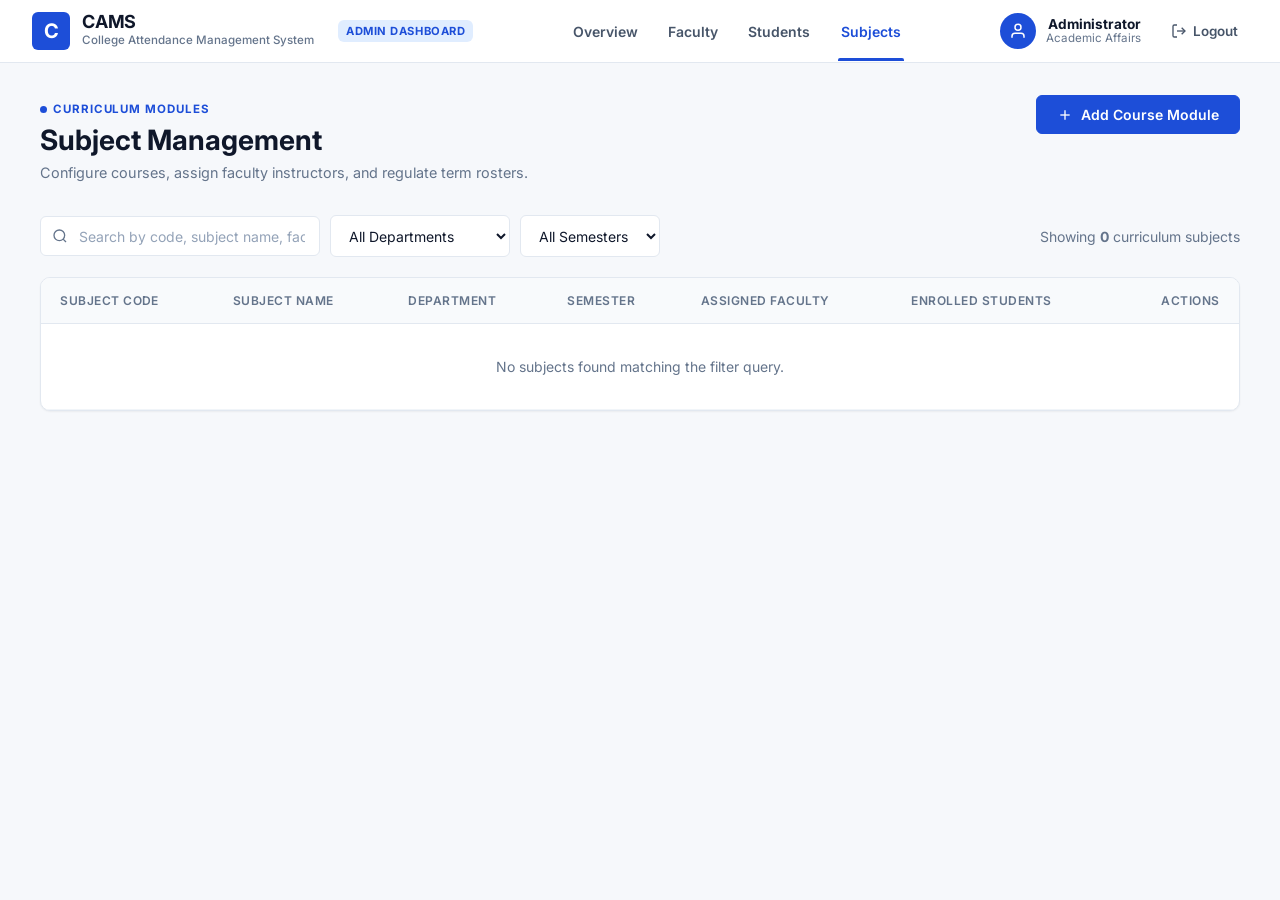
<file: frontend/pages/admin/subjects.html>
<!DOCTYPE html>
<html lang="en">
<head>
    <meta charset="UTF-8">
    <meta name="viewport" content="width=device-width, initial-scale=1.0">
    <title>CAMS - Admin Dashboard | Manage Subjects</title>
    <!-- Stylesheets -->
    <link rel="stylesheet" href="../../css/style.css">
    <link rel="stylesheet" href="../../css/dashboard.css">
    <link rel="stylesheet" href="../../css/admin.css">
</head>
<body class="app-shell">

    <!-- Top Navigation Bar -->
    <header class="top-navbar">
        <div class="nav-left">
            <a href="../../index.html" class="brand-logo-wrap" style="text-decoration: none;">
                <div class="brand-icon">C</div>
                <div class="brand-text">
                    <h2>CAMS</h2>
                    <span>College Attendance Management System</span>
                </div>
            </a>
            <span class="portal-badge">ADMIN DASHBOARD</span>
        </div>

        <nav class="nav-center-links">
            <a href="dashboard.html" class="nav-link">Overview</a>
            <a href="faculty.html" class="nav-link">Faculty</a>
            <a href="students.html" class="nav-link">Students</a>
            <a href="subjects.html" class="nav-link active">Subjects</a>
        </nav>

        <div class="nav-right">
            <div class="user-profile-badge">
                <div class="user-avatar-circle" title="Administrator">
                    <svg width="18" height="18" viewBox="0 0 24 24" fill="none" stroke="currentColor" stroke-width="2">
                        <path d="M20 21v-2a4 4 0 0 0-4-4H8a4 4 0 0 0-4 4v2"></path>
                        <circle cx="12" cy="7" r="4"></circle>
                    </svg>
                </div>
                <div class="user-meta">
                    <div class="name" data-user-name>Administrator</div>
                    <div class="role-dept" data-user-dept>Academic Affairs</div>
                </div>
            </div>
            <button class="logout-btn" data-action="logout" data-redirect="../login.html" title="Sign out of portal">
                <svg width="16" height="16" viewBox="0 0 24 24" fill="none" stroke="currentColor" stroke-width="2">
                    <path d="M9 21H5a2 2 0 0 1-2-2V5a2 2 0 0 1 2-2h4"></path>
                    <polyline points="16 17 21 12 16 7"></polyline>
                    <line x1="21" y1="12" x2="9" y2="12"></line>
                </svg>
                Logout
            </button>
        </div>
    </header>

    <!-- Main Content Container -->
    <main class="main-content">
        <!-- Subheader -->
        <div class="dashboard-header-row">
            <div>
                <span class="portal-tag"><span class="dot"></span> Curriculum Modules</span>
                <h1 class="dashboard-title">Subject Management</h1>
                <p class="dashboard-subtitle">Configure courses, assign faculty instructors, and regulate term rosters.</p>
            </div>
            <button class="btn btn-primary" id="openAddSubjectModal">
                <svg width="16" height="16" viewBox="0 0 24 24" fill="none" stroke="currentColor" stroke-width="2">
                    <line x1="12" y1="5" x2="12" y2="19"></line>
                    <line x1="5" y1="12" x2="19" y2="12"></line>
                </svg>
                Add Course Module
            </button>
        </div>

        <!-- Filter & Search Toolbar -->
        <div class="table-filter-bar">
            <div class="filter-group">
                <div class="input-wrapper" style="width: 280px;">
                    <span class="input-icon">
                        <svg width="16" height="16" viewBox="0 0 24 24" fill="none" stroke="currentColor" stroke-width="2">
                            <circle cx="11" cy="11" r="8"></circle>
                            <line x1="21" y1="21" x2="16.65" y2="16.65"></line>
                        </svg>
                    </span>
                    <input
                        type="text"
                        class="form-control has-icon-left"
                        id="subjectSearchInput"
                        placeholder="Search by code, subject name, faculty..."
                    >
                </div>

                <select class="form-control" id="subjectDeptFilter" style="width: 180px;">
                    <option value="">All Departments</option>
                    <option value="Computer Science">Computer Science</option>
                    <option value="Electronics & Comm">Electronics &amp; Comm</option>
                    <option value="Information Tech">Information Tech</option>
                    <option value="Mechanical Eng">Mechanical Eng</option>
                </select>

                <select class="form-control" id="subjectSemFilter" style="width: 140px;">
                    <option value="">All Semesters</option>
                    <option value="Semester 4">Semester 4</option>
                    <option value="Semester 6">Semester 6</option>
                </select>
            </div>

            <div class="text-sm text-muted">
                Showing <strong id="subjectResultCount">0</strong> curriculum subjects
            </div>
        </div>

        <!-- Subjects Data Table -->
        <div class="table-responsive">
            <table class="data-table">
                <thead>
                    <tr>
                        <th>Subject Code</th>
                        <th>Subject Name</th>
                        <th>Department</th>
                        <th>Semester</th>
                        <th>Assigned Faculty</th>
                        <th>Enrolled Students</th>
                        <th style="text-align: right;">Actions</th>
                    </tr>
                </thead>
                <tbody id="subjectTableBody">
                    <!-- Populated dynamically by js/admin/subjects.js -->
                </tbody>
            </table>
        </div>
    </main>

    <!-- Modal: Add / Edit Subject -->
    <div class="modal-overlay" id="subjectModal">
        <div class="modal-card">
            <div class="modal-header">
                <h3 id="modalSubjectTitle">Add Subject Module</h3>
                <button class="modal-close-btn" id="closeSubjectModal">&times;</button>
            </div>
            <form id="subjectForm">
                <div class="modal-body">
                    <div style="display: flex; gap: 1rem;">
                        <div class="form-group" style="flex: 1;">
                            <label class="form-label" for="formSubjectCode">Course Code</label>
                            <input type="text" class="form-control" id="formSubjectCode" placeholder="e.g. CS501" required>
                        </div>
                        <div class="form-group" style="flex: 2;">
                            <label class="form-label" for="formSubjectName">Subject Title</label>
                            <input type="text" class="form-control" id="formSubjectName" placeholder="e.g. Operating Systems" required>
                        </div>
                    </div>

                    <div style="display: flex; gap: 1rem;">
                        <div class="form-group" style="flex: 1;">
                            <label class="form-label" for="formSubjectDept">Department</label>
                            <select class="form-control" id="formSubjectDept" required>
                                <option value="Computer Science">Computer Science</option>
                                <option value="Electronics & Comm">Electronics &amp; Comm</option>
                                <option value="Information Tech">Information Tech</option>
                                <option value="Mechanical Eng">Mechanical Eng</option>
                            </select>
                        </div>
                        <div class="form-group" style="flex: 1;">
                            <label class="form-label" for="formSubjectSem">Semester</label>
                            <select class="form-control" id="formSubjectSem" required>
                                <option value="Semester 4">Semester 4</option>
                                <option value="Semester 6">Semester 6</option>
                            </select>
                        </div>
                    </div>

                    <div class="form-group">
                        <label class="form-label" for="formSubjectFaculty">Assign Instructor / Faculty</label>
                        <select class="form-control" id="formSubjectFaculty" required>
                            <option value="Dr. Rajesh Sharma">Dr. Rajesh Sharma</option>
                            <option value="Prof. Sunita Rao">Prof. Sunita Rao</option>
                            <option value="Dr. Vikram Mehta">Dr. Vikram Mehta</option>
                            <option value="Prof. Priya Iyer">Prof. Priya Iyer</option>
                            <option value="Dr. Amit Patel">Dr. Amit Patel</option>
                        </select>
                    </div>

                    <div class="form-group">
                        <label class="form-label" for="formSubjectEnrollment">Initial Enrolled Students</label>
                        <input type="number" class="form-control" id="formSubjectEnrollment" placeholder="e.g. 60" value="60" required>
                    </div>
                </div>
                <div class="modal-footer">
                    <button type="button" class="btn btn-secondary btn-sm" id="cancelSubjectModal">Cancel</button>
                    <button type="submit" class="btn btn-primary btn-sm">Save Subject</button>
                </div>
            </form>
        </div>
    </div>

    <!-- Delete Confirmation Modal -->
    <div class="modal-overlay" id="confirmDeleteSubjectModal">
        <div class="modal-card" style="max-width: 420px;">
            <div class="modal-header">
                <h3>Confirm Deletion</h3>
                <button class="modal-close-btn" id="closeDeleteSubjectModal">&times;</button>
            </div>
            <div class="modal-body">
                <p>Are you sure you want to remove subject <strong id="deleteTargetSubjectName"></strong>? All student enrollments for this module will be detached.</p>
            </div>
            <div class="modal-footer">
                <button type="button" class="btn btn-secondary btn-sm" id="cancelDeleteSubjectBtn">Cancel</button>
                <button type="button" class="btn btn-danger btn-sm" id="confirmDeleteSubjectBtn">Delete Subject</button>
            </div>
        </div>
    </div>

    <!-- Toast Notification Container -->
    <div class="toast-container" id="toastContainer"></div>

    <!-- Scripts -->
    <script src="../../js/config.js"></script>
    <script src="../../js/auth.js"></script>
    <script src="../../js/admin/subjects.js"></script>
</body>
</html>
</file>
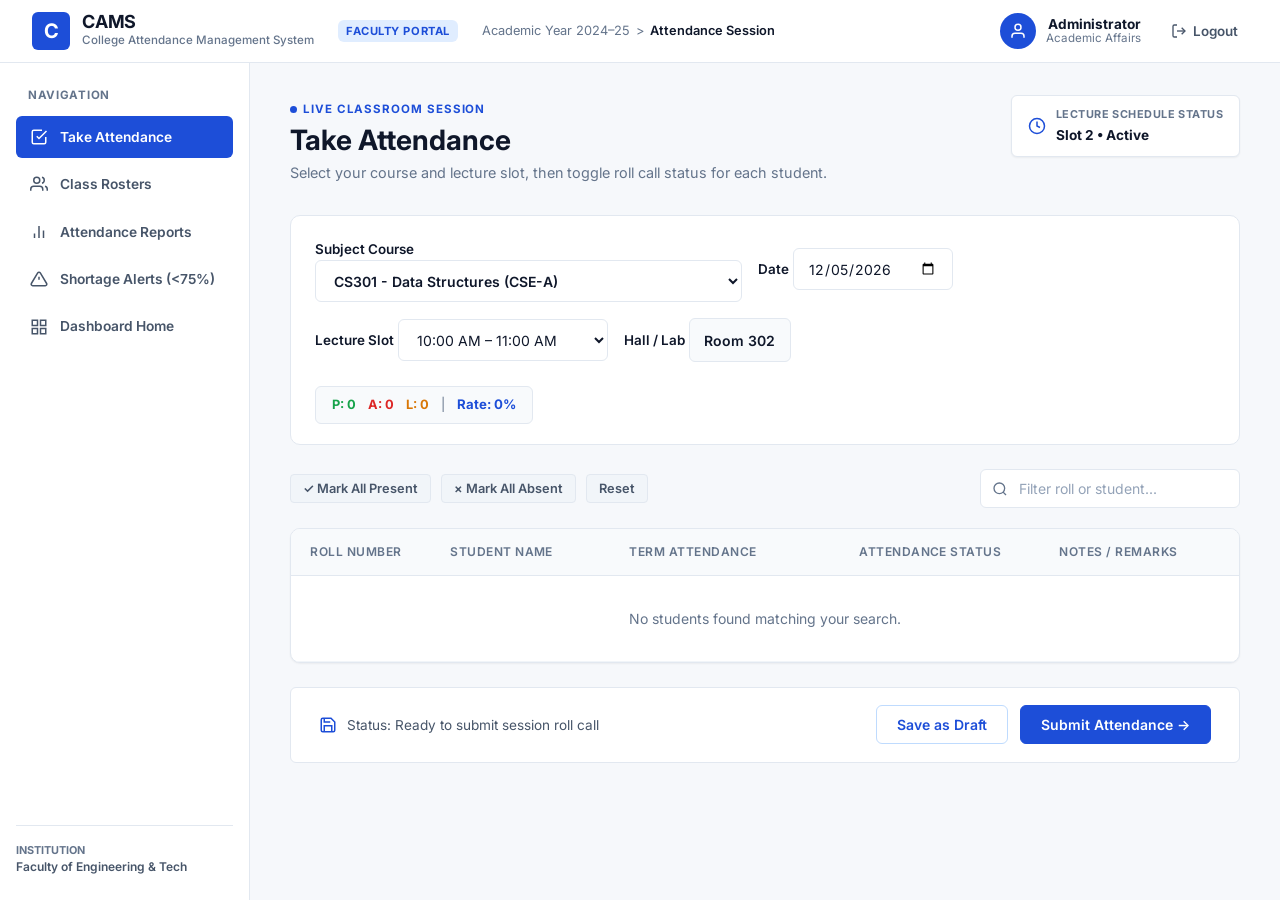
<file: frontend/pages/faculty/attendance.html>
<!DOCTYPE html>
<html lang="en">
<head>
    <meta charset="UTF-8">
    <meta name="viewport" content="width=device-width, initial-scale=1.0">
    <title>CAMS - Faculty Portal | Take Classroom Attendance</title>
    <!-- Stylesheets -->
    <link rel="stylesheet" href="../../css/style.css">
    <link rel="stylesheet" href="../../css/dashboard.css">
    <link rel="stylesheet" href="../../css/faculty.css">
</head>
<body class="app-shell">

    <!-- Top Navigation Bar -->
    <header class="top-navbar">
        <div class="nav-left">
            <a href="../../index.html" class="brand-logo-wrap" style="text-decoration: none;">
                <div class="brand-icon">C</div>
                <div class="brand-text">
                    <h2>CAMS</h2>
                    <span>College Attendance Management System</span>
                </div>
            </a>
            <span class="portal-badge">FACULTY PORTAL</span>
            <div style="font-size: 0.8rem; color: var(--text-muted); display: flex; align-items: center; gap: 6px;">
                <span>Academic Year 2024&ndash;25</span>
                <span>&gt;</span>
                <span style="color: var(--text-primary); font-weight: 600;">Attendance Session</span>
            </div>
        </div>

        <div class="nav-right">
            <div class="user-profile-badge">
                <div class="user-avatar-circle" title="Faculty Profile">
                    <svg width="18" height="18" viewBox="0 0 24 24" fill="none" stroke="currentColor" stroke-width="2">
                        <path d="M20 21v-2a4 4 0 0 0-4-4H8a4 4 0 0 0-4 4v2"></path>
                        <circle cx="12" cy="7" r="4"></circle>
                    </svg>
                </div>
                <div class="user-meta">
                    <div class="name" data-user-name>Dr. Rajesh Sharma</div>
                    <div class="role-dept" data-user-dept>Department of Computer Science</div>
                </div>
            </div>
            <button class="logout-btn" data-action="logout" data-redirect="../login.html" title="Sign out of portal">
                <svg width="16" height="16" viewBox="0 0 24 24" fill="none" stroke="currentColor" stroke-width="2">
                    <path d="M9 21H5a2 2 0 0 1-2-2V5a2 2 0 0 1 2-2h4"></path>
                    <polyline points="16 17 21 12 16 7"></polyline>
                    <line x1="21" y1="12" x2="9" y2="12"></line>
                </svg>
                Logout
            </button>
        </div>
    </header>

    <!-- Shell Layout with Sidebar -->
    <div class="layout-container">
        <!-- Sidebar Navigation -->
        <aside class="app-sidebar">
            <div>
                <div class="sidebar-heading">Navigation</div>
                <ul class="sidebar-menu">
                    <li class="sidebar-item active">
                        <a href="attendance.html">
                            <svg width="18" height="18" viewBox="0 0 24 24" fill="none" stroke="currentColor" stroke-width="2">
                                <path d="M9 11l3 3L22 4"></path>
                                <path d="M21 12v7a2 2 0 0 1-2 2H5a2 2 0 0 1-2-2V5a2 2 0 0 1 2-2h11"></path>
                            </svg>
                            Take Attendance
                        </a>
                    </li>
                    <li class="sidebar-item">
                        <a href="subjects.html">
                            <svg width="18" height="18" viewBox="0 0 24 24" fill="none" stroke="currentColor" stroke-width="2">
                                <path d="M17 21v-2a4 4 0 0 0-4-4H5a4 4 0 0 0-4 4v2"></path>
                                <circle cx="9" cy="7" r="4"></circle>
                                <path d="M23 21v-2a4 4 0 0 0-3-3.87"></path>
                                <path d="M16 3.13a4 4 0 0 1 0 7.75"></path>
                            </svg>
                            Class Rosters
                        </a>
                    </li>
                    <li class="sidebar-item">
                        <a href="javascript:void(0)" id="viewReportsSidebar">
                            <svg width="18" height="18" viewBox="0 0 24 24" fill="none" stroke="currentColor" stroke-width="2">
                                <line x1="18" y1="20" x2="18" y2="10"></line>
                                <line x1="12" y1="20" x2="12" y2="4"></line>
                                <line x1="6" y1="20" x2="6" y2="14"></line>
                            </svg>
                            Attendance Reports
                        </a>
                    </li>
                    <li class="sidebar-item">
                        <a href="subjects.html#shortage">
                            <svg width="18" height="18" viewBox="0 0 24 24" fill="none" stroke="currentColor" stroke-width="2">
                                <path d="M10.29 3.86L1.82 18a2 2 0 0 0 1.71 3h16.94a2 2 0 0 0 1.71-3L13.71 3.86a2 2 0 0 0-3.42 0z"></path>
                                <line x1="12" y1="9" x2="12" y2="13"></line>
                                <line x1="12" y1="17" x2="12.01" y2="17"></line>
                            </svg>
                            Shortage Alerts (&lt;75%)
                        </a>
                    </li>
                    <li class="sidebar-item">
                        <a href="dashboard.html">
                            <svg width="18" height="18" viewBox="0 0 24 24" fill="none" stroke="currentColor" stroke-width="2">
                                <rect x="3" y="3" width="7" height="7"></rect>
                                <rect x="14" y="3" width="7" height="7"></rect>
                                <rect x="14" y="14" width="7" height="7"></rect>
                                <rect x="3" y="14" width="7" height="7"></rect>
                            </svg>
                            Dashboard Home
                        </a>
                    </li>
                </ul>
            </div>

            <div class="sidebar-footer">
                <span class="institution-label">Institution</span>
                <span class="institution-val">Faculty of Engineering &amp; Tech</span>
            </div>
        </aside>

        <!-- Main Attendance Sheet Area -->
        <main class="main-content">
            <!-- Header Row -->
            <div class="dashboard-header-row">
                <div>
                    <span class="portal-tag"><span class="dot"></span> Live Classroom Session</span>
                    <h1 class="dashboard-title">Take Attendance</h1>
                    <p class="dashboard-subtitle">Select your course and lecture slot, then toggle roll call status for each student.</p>
                </div>
                <div class="academic-term-box">
                    <svg width="18" height="18" viewBox="0 0 24 24" fill="none" stroke="currentColor" stroke-width="2" style="color: var(--primary-color);">
                        <circle cx="12" cy="12" r="10"></circle>
                        <polyline points="12 6 12 12 16 14"></polyline>
                    </svg>
                    <div>
                        <span class="term-label">Lecture Schedule Status</span>
                        <span class="term-value" id="currentSlotStatus">Slot 2 &bull; Active</span>
                    </div>
                </div>
            </div>

            <!-- Attendance Configuration Bar -->
            <div class="attendance-controls-bar">
                <div class="attendance-filters">
                    <!-- Course Subject Selector -->
                    <div>
                        <label class="form-label" for="selectCourseSubject">Subject Course</label>
                        <select class="form-control" id="selectCourseSubject" style="min-width: 250px; font-weight: 600;">
                            <option value="CS301" selected>CS301 - Data Structures (CSE-A)</option>
                            <option value="CS402">CS402 - Java Programming (CSE-A)</option>
                            <option value="CS601">CS601 - Database Management (CSE-B)</option>
                        </select>
                    </div>

                    <!-- Date Selector -->
                    <div>
                        <label class="form-label" for="selectAttendanceDate">Date</label>
                        <input type="date" class="form-control" id="selectAttendanceDate" style="width: 160px;">
                    </div>

                    <!-- Slot Selector -->
                    <div>
                        <label class="form-label" for="selectLectureSlot">Lecture Slot</label>
                        <select class="form-control" id="selectLectureSlot" style="width: 210px;">
                            <option value="slot1">08:30 AM &ndash; 09:30 AM</option>
                            <option value="slot2" selected>10:00 AM &ndash; 11:00 AM</option>
                            <option value="slot3">02:00 PM &ndash; 03:00 PM</option>
                            <option value="slot4">03:30 PM &ndash; 04:30 PM</option>
                        </select>
                    </div>

                    <!-- Room / Location Info -->
                    <div>
                        <label class="form-label">Hall / Lab</label>
                        <span class="form-control" id="displayRoomLocation" style="background-color: #f8fafc; font-weight: 600; display: inline-block; width: auto; min-width: 100px;">
                            Room 302
                        </span>
                    </div>
                </div>

                <!-- Quick Actions & Counters -->
                <div class="status-counter-bar">
                    <span class="counter-pill present">P: <span id="countPresent">0</span></span>
                    <span class="counter-pill absent">A: <span id="countAbsent">0</span></span>
                    <span class="counter-pill late">L: <span id="countLate">0</span></span>
                    <span style="font-size: 0.8rem; color: var(--text-muted);">|</span>
                    <span style="font-size: 0.825rem; font-weight: 700; color: var(--primary-color);">
                        Rate: <span id="currentPct">0%</span>
                    </span>
                </div>
            </div>

            <!-- Toolbar with Batch Shortcuts & Student Search -->
            <div class="table-filter-bar">
                <div class="filter-group">
                    <button type="button" class="btn btn-secondary btn-sm" id="btnMarkAllP">
                        &check; Mark All Present
                    </button>
                    <button type="button" class="btn btn-secondary btn-sm" id="btnMarkAllA">
                        &times; Mark All Absent
                    </button>
                    <button type="button" class="btn btn-secondary btn-sm" id="btnResetAttendance">
                        Reset
                    </button>
                </div>

                <div class="input-wrapper" style="width: 260px;">
                    <span class="input-icon">
                        <svg width="16" height="16" viewBox="0 0 24 24" fill="none" stroke="currentColor" stroke-width="2">
                            <circle cx="11" cy="11" r="8"></circle>
                            <line x1="21" y1="21" x2="16.65" y2="16.65"></line>
                        </svg>
                    </span>
                    <input
                        type="text"
                        class="form-control has-icon-left"
                        id="studentAttendanceSearch"
                        placeholder="Filter roll or student..."
                    >
                </div>
            </div>

            <!-- Attendance Data Table -->
            <div class="table-responsive">
                <table class="data-table">
                    <thead>
                        <tr>
                            <th style="width: 140px;">Roll Number</th>
                            <th>Student Name</th>
                            <th>Term Attendance</th>
                            <th style="text-align: center; width: 220px;">Attendance Status</th>
                            <th>Notes / Remarks</th>
                        </tr>
                    </thead>
                    <tbody id="attendanceSheetBody">
                        <!-- Populated dynamically by js/faculty/attendance.js -->
                    </tbody>
                </table>
            </div>

            <!-- Bottom Sticky Action Bar -->
            <div style="background-color: #ffffff; border: 1px solid var(--border-color); border-radius: var(--radius-sm); padding: 1.1rem 1.75rem; margin-top: 1.5rem; display: flex; align-items: center; justify-content: space-between; flex-wrap: wrap; gap: 1rem;">
                <div style="display: flex; align-items: center; gap: 10px; font-size: 0.85rem; color: var(--text-secondary);">
                    <svg width="18" height="18" viewBox="0 0 24 24" fill="none" stroke="currentColor" stroke-width="2" style="color: var(--primary-color);">
                        <path d="M19 21H5a2 2 0 0 1-2-2V5a2 2 0 0 1 2-2h11l5 5v11a2 2 0 0 1-2 2z"></path>
                        <polyline points="17 21 17 13 7 13 7 21"></polyline>
                        <polyline points="7 3 7 8 15 8"></polyline>
                    </svg>
                    <span id="saveStatusNote">Status: Ready to submit session roll call</span>
                </div>
                <div style="display: flex; gap: 12px;">
                    <button type="button" class="btn btn-outline" id="btnSaveDraft">
                        Save as Draft
                    </button>
                    <button type="button" class="btn btn-primary" id="btnSubmitAttendance">
                        Submit Attendance &rarr;
                    </button>
                </div>
            </div>
        </main>
    </div>

    <!-- Attendance Submission Confirmation Modal -->
    <div class="modal-overlay" id="confirmSubmitModal">
        <div class="modal-card">
            <div class="modal-header">
                <h3>Submit Attendance Ledger</h3>
                <button class="modal-close-btn" id="closeSubmitModal">&times;</button>
            </div>
            <div class="modal-body">
                <p style="margin-bottom: 1rem;">
                    Are you ready to submit final attendance for <strong id="modalConfirmSubject">CS301</strong> on <strong id="modalConfirmDate"></strong>?
                </p>
                <div style="background-color: #f8fafc; border: 1px solid #e2e8f0; border-radius: var(--radius-sm); padding: 1rem; font-size: 0.85rem; line-height: 1.6;">
                    <div>Present Students: <strong id="modalPresentCount" style="color: var(--success);">0</strong></div>
                    <div>Absent Students: <strong id="modalAbsentCount" style="color: var(--danger);">0</strong></div>
                    <div>Late Arrivals: <strong id="modalLateCount" style="color: var(--warning);">0</strong></div>
                    <div style="margin-top: 6px; padding-top: 6px; border-top: 1px solid #edf2f7;">
                        Session Compliance: <strong id="modalRatePct">0%</strong>
                    </div>
                </div>
                <p style="font-size: 0.8rem; color: var(--text-muted); margin-top: 1rem;">
                    Notice: Submitted records immediately update student portals and institutional shortage warning registries.
                </p>
            </div>
            <div class="modal-footer">
                <button type="button" class="btn btn-secondary btn-sm" id="cancelSubmitModal">Cancel</button>
                <button type="button" class="btn btn-primary btn-sm" id="finalizeSubmitBtn">Confirm &amp; Sync Ledger</button>
            </div>
        </div>
    </div>

    <!-- Toast Notification Container -->
    <div class="toast-container" id="toastContainer"></div>

    <!-- Scripts -->
    <script src="../../js/config.js"></script>
    <script src="../../js/auth.js"></script>
    <script src="../../js/faculty/attendence.js"></script>
</body>
</html>
</file>
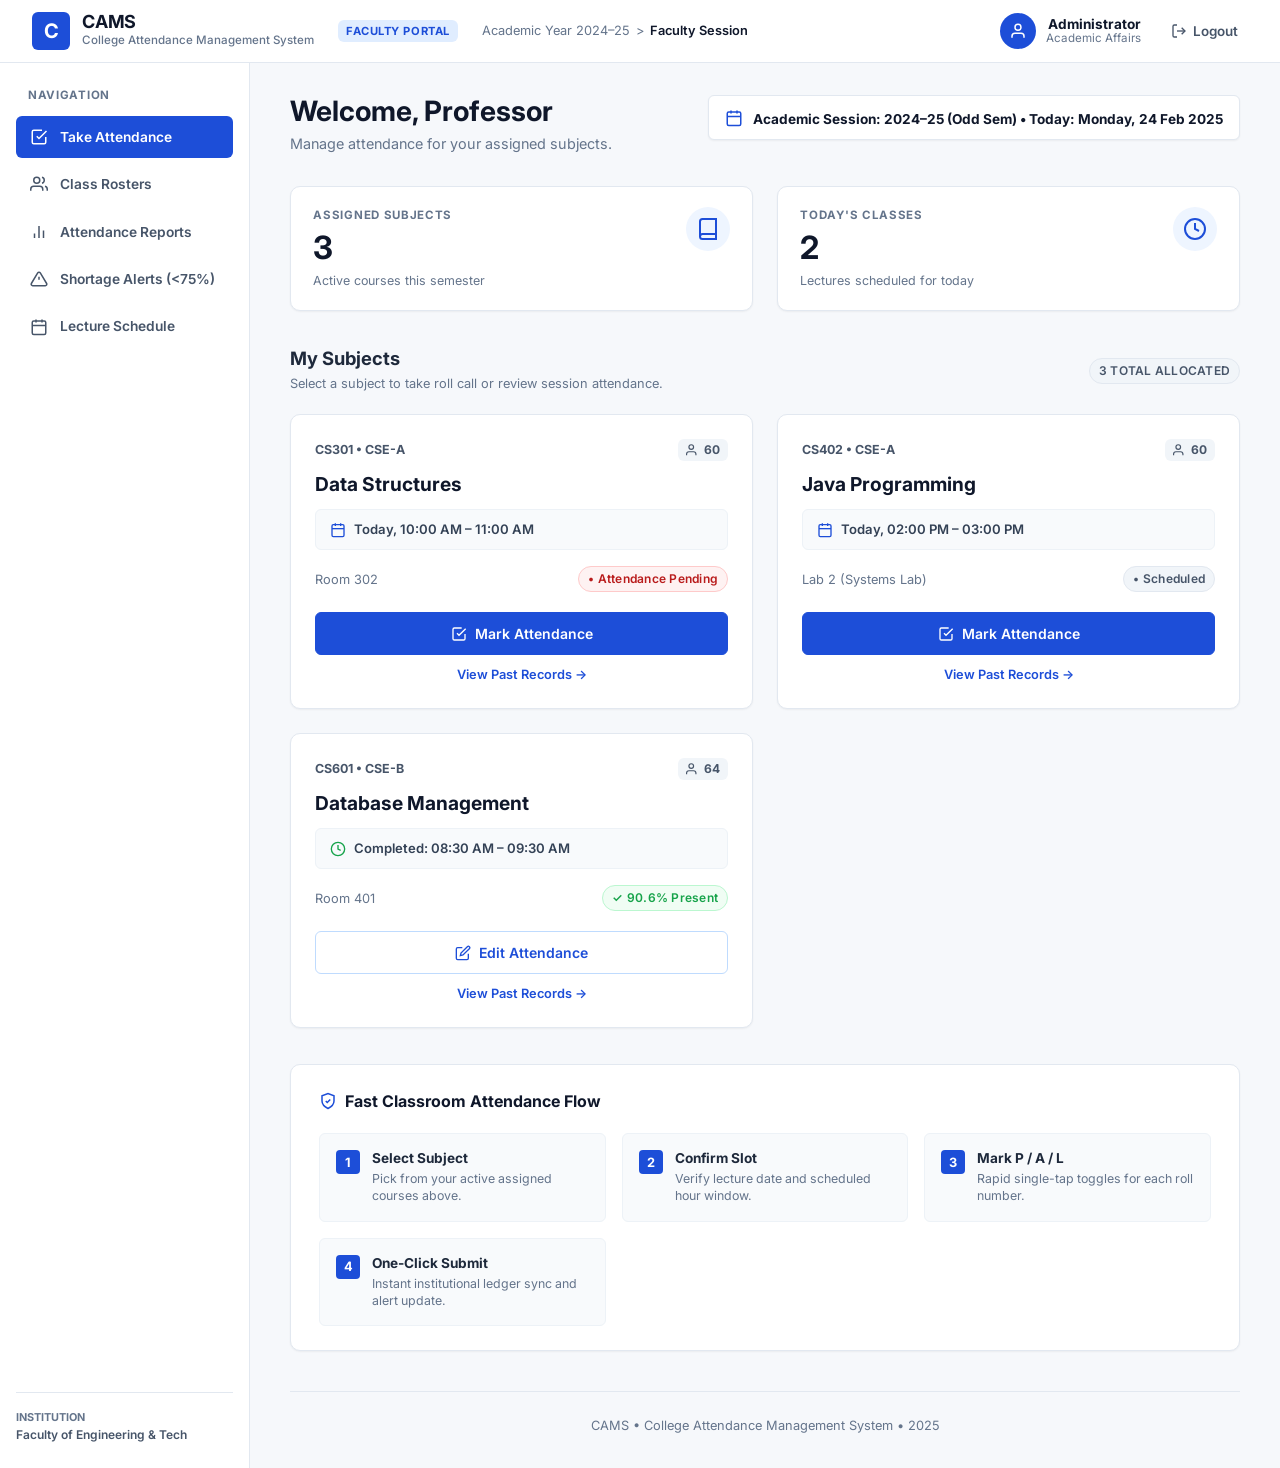
<file: frontend/pages/faculty/dashboard.html>
<!DOCTYPE html>
<html lang="en">
<head>
    <meta charset="UTF-8">
    <meta name="viewport" content="width=device-width, initial-scale=1.0">
    <title>CAMS - Faculty Portal | Dashboard</title>
    <!-- Stylesheets -->
    <link rel="stylesheet" href="../../css/style.css">
    <link rel="stylesheet" href="../../css/dashboard.css">
    <link rel="stylesheet" href="../../css/faculty.css">
</head>
<body class="app-shell">

    <!-- Top Navigation Bar Matching Faculty Reference -->
    <header class="top-navbar">
        <div class="nav-left">
            <a href="../../index.html" class="brand-logo-wrap" style="text-decoration: none;">
                <div class="brand-icon">C</div>
                <div class="brand-text">
                    <h2>CAMS</h2>
                    <span>College Attendance Management System</span>
                </div>
            </a>
            <span class="portal-badge">FACULTY PORTAL</span>
            <div style="font-size: 0.8rem; color: var(--text-muted); display: flex; align-items: center; gap: 6px;">
                <span>Academic Year 2024&ndash;25</span>
                <span>&gt;</span>
                <span style="color: var(--text-primary); font-weight: 600;">Faculty Session</span>
            </div>
        </div>

        <div class="nav-right">
            <div class="user-profile-badge">
                <div class="user-avatar-circle" title="Faculty Profile">
                    <svg width="18" height="18" viewBox="0 0 24 24" fill="none" stroke="currentColor" stroke-width="2">
                        <path d="M20 21v-2a4 4 0 0 0-4-4H8a4 4 0 0 0-4 4v2"></path>
                        <circle cx="12" cy="7" r="4"></circle>
                    </svg>
                </div>
                <div class="user-meta">
                    <div class="name" data-user-name>Dr. Rajesh Sharma</div>
                    <div class="role-dept" data-user-dept>Department of Computer Science</div>
                </div>
            </div>
            <button class="logout-btn" data-action="logout" data-redirect="../login.html" title="Sign out of portal">
                <svg width="16" height="16" viewBox="0 0 24 24" fill="none" stroke="currentColor" stroke-width="2">
                    <path d="M9 21H5a2 2 0 0 1-2-2V5a2 2 0 0 1 2-2h4"></path>
                    <polyline points="16 17 21 12 16 7"></polyline>
                    <line x1="21" y1="12" x2="9" y2="12"></line>
                </svg>
                Logout
            </button>
        </div>
    </header>

    <!-- Shell Layout with Sidebar -->
    <div class="layout-container">
        <!-- Sidebar Navigation Matching Reference -->
        <aside class="app-sidebar">
            <div>
                <div class="sidebar-heading">Navigation</div>
                <ul class="sidebar-menu">
                    <li class="sidebar-item active">
                        <a href="attendance.html">
                            <svg width="18" height="18" viewBox="0 0 24 24" fill="none" stroke="currentColor" stroke-width="2">
                                <path d="M9 11l3 3L22 4"></path>
                                <path d="M21 12v7a2 2 0 0 1-2 2H5a2 2 0 0 1-2-2V5a2 2 0 0 1 2-2h11"></path>
                            </svg>
                            Take Attendance
                        </a>
                    </li>
                    <li class="sidebar-item">
                        <a href="subjects.html">
                            <svg width="18" height="18" viewBox="0 0 24 24" fill="none" stroke="currentColor" stroke-width="2">
                                <path d="M17 21v-2a4 4 0 0 0-4-4H5a4 4 0 0 0-4 4v2"></path>
                                <circle cx="9" cy="7" r="4"></circle>
                                <path d="M23 21v-2a4 4 0 0 0-3-3.87"></path>
                                <path d="M16 3.13a4 4 0 0 1 0 7.75"></path>
                            </svg>
                            Class Rosters
                        </a>
                    </li>
                    <li class="sidebar-item">
                        <a href="attendance.html#reports">
                            <svg width="18" height="18" viewBox="0 0 24 24" fill="none" stroke="currentColor" stroke-width="2">
                                <line x1="18" y1="20" x2="18" y2="10"></line>
                                <line x1="12" y1="20" x2="12" y2="4"></line>
                                <line x1="6" y1="20" x2="6" y2="14"></line>
                            </svg>
                            Attendance Reports
                        </a>
                    </li>
                    <li class="sidebar-item">
                        <a href="subjects.html#shortage">
                            <svg width="18" height="18" viewBox="0 0 24 24" fill="none" stroke="currentColor" stroke-width="2">
                                <path d="M10.29 3.86L1.82 18a2 2 0 0 0 1.71 3h16.94a2 2 0 0 0 1.71-3L13.71 3.86a2 2 0 0 0-3.42 0z"></path>
                                <line x1="12" y1="9" x2="12" y2="13"></line>
                                <line x1="12" y1="17" x2="12.01" y2="17"></line>
                            </svg>
                            Shortage Alerts (&lt;75%)
                        </a>
                    </li>
                    <li class="sidebar-item">
                        <a href="javascript:void(0)">
                            <svg width="18" height="18" viewBox="0 0 24 24" fill="none" stroke="currentColor" stroke-width="2">
                                <rect x="3" y="4" width="18" height="18" rx="2" ry="2"></rect>
                                <line x1="16" y1="2" x2="16" y2="6"></line>
                                <line x1="8" y1="2" x2="8" y2="6"></line>
                                <line x1="3" y1="10" x2="21" y2="10"></line>
                            </svg>
                            Lecture Schedule
                        </a>
                    </li>
                </ul>
            </div>

            <div class="sidebar-footer">
                <span class="institution-label">Institution</span>
                <span class="institution-val">Faculty of Engineering &amp; Tech</span>
            </div>
        </aside>

        <!-- Main Dashboard View -->
        <main class="main-content">
            <!-- Header Row with Date Badge -->
            <div class="dashboard-header-row">
                <div>
                    <h1 class="dashboard-title">Welcome, Professor</h1>
                    <p class="dashboard-subtitle">Manage attendance for your assigned subjects.</p>
                </div>
                <div class="academic-term-box">
                    <svg width="18" height="18" viewBox="0 0 24 24" fill="none" stroke="currentColor" stroke-width="2" style="color: var(--primary-color);">
                        <rect x="3" y="4" width="18" height="18" rx="2" ry="2"></rect>
                        <line x1="16" y1="2" x2="16" y2="6"></line>
                        <line x1="8" y1="2" x2="8" y2="6"></line>
                        <line x1="3" y1="10" x2="21" y2="10"></line>
                    </svg>
                    <div>
                        <span class="term-value" id="currentFacultySession">Academic Session: 2024&ndash;25 (Odd Sem) &bull; Today: Monday, 24 Feb 2025</span>
                    </div>
                </div>
            </div>

            <!-- 2 Stats Cards Matching Reference -->
            <section class="stats-grid" style="grid-template-columns: repeat(auto-fit, minmax(280px, 1fr));">
                <!-- Assigned Subjects Card -->
                <div class="stat-card">
                    <div class="stat-info">
                        <div class="stat-label">Assigned Subjects</div>
                        <div class="stat-number" id="facultyAssignedCount">3</div>
                        <div class="stat-caption">Active courses this semester</div>
                    </div>
                    <div class="stat-icon-wrap">
                        <svg width="24" height="24" viewBox="0 0 24 24" fill="none" stroke="currentColor" stroke-width="2">
                            <path d="M4 19.5A2.5 2.5 0 0 1 6.5 17H20"></path>
                            <path d="M6.5 2H20v20H6.5A2.5 2.5 0 0 1 4 19.5v-15A2.5 2.5 0 0 1 6.5 2z"></path>
                        </svg>
                    </div>
                </div>

                <!-- Today's Classes Card -->
                <div class="stat-card">
                    <div class="stat-info">
                        <div class="stat-label">Today's Classes</div>
                        <div class="stat-number" id="facultyClassesToday">2</div>
                        <div class="stat-caption">Lectures scheduled for today</div>
                    </div>
                    <div class="stat-icon-wrap">
                        <svg width="24" height="24" viewBox="0 0 24 24" fill="none" stroke="currentColor" stroke-width="2">
                            <circle cx="12" cy="12" r="10"></circle>
                            <polyline points="12 6 12 12 16 14"></polyline>
                        </svg>
                    </div>
                </div>
            </section>

            <!-- My Subjects Section -->
            <div class="section-header">
                <div>
                    <h2 class="section-title">My Subjects</h2>
                    <span class="section-hint">Select a subject to take roll call or review session attendance.</span>
                </div>
                <span class="badge badge-gray" id="totalAllocatedPill">3 TOTAL ALLOCATED</span>
            </div>

            <!-- Subject Cards Grid (Matching Exact Reference Screenshot 4) -->
            <section class="faculty-subjects-grid">
                <!-- Card 1: Data Structures -->
                <div class="faculty-subject-card">
                    <div>
                        <div class="subject-card-meta">
                            <span>CS301 &bull; CSE-A</span>
                            <span class="student-count-pill">
                                <svg width="14" height="14" viewBox="0 0 24 24" fill="none" stroke="currentColor" stroke-width="2">
                                    <path d="M17 21v-2a4 4 0 0 0-4-4H5a4 4 0 0 0-4 4v2"></path>
                                    <circle cx="9" cy="7" r="4"></circle>
                                </svg>
                                60
                            </span>
                        </div>
                        <h3 class="subject-card-title">Data Structures</h3>
                        <div class="subject-slot-info">
                            <svg width="16" height="16" viewBox="0 0 24 24" fill="none" stroke="currentColor" stroke-width="2" style="color: var(--primary-color);">
                                <rect x="3" y="4" width="18" height="18" rx="2" ry="2"></rect>
                                <line x1="16" y1="2" x2="16" y2="6"></line>
                                <line x1="8" y1="2" x2="8" y2="6"></line>
                                <line x1="3" y1="10" x2="21" y2="10"></line>
                            </svg>
                            <span>Today, 10:00 AM &ndash; 11:00 AM</span>
                        </div>
                        <div class="subject-location-row">
                            <span>Room 302</span>
                            <span class="badge badge-red" style="background-color: #fef2f2; color: #b91c1c; border-color: #fecaca;">
                                &bull; Attendance Pending
                            </span>
                        </div>
                    </div>
                    <div class="subject-card-actions">
                        <a href="attendance.html?subject=CS301" class="btn btn-primary">
                            <svg width="16" height="16" viewBox="0 0 24 24" fill="none" stroke="currentColor" stroke-width="2">
                                <path d="M9 11l3 3L22 4"></path>
                                <path d="M21 12v7a2 2 0 0 1-2 2H5a2 2 0 0 1-2-2V5a2 2 0 0 1 2-2h11"></path>
                            </svg>
                            Mark Attendance
                        </a>
                        <a href="attendance.html?subject=CS301&tab=history" class="view-past-link">
                            View Past Records &rarr;
                        </a>
                    </div>
                </div>

                <!-- Card 2: Java Programming -->
                <div class="faculty-subject-card">
                    <div>
                        <div class="subject-card-meta">
                            <span>CS402 &bull; CSE-A</span>
                            <span class="student-count-pill">
                                <svg width="14" height="14" viewBox="0 0 24 24" fill="none" stroke="currentColor" stroke-width="2">
                                    <path d="M17 21v-2a4 4 0 0 0-4-4H5a4 4 0 0 0-4 4v2"></path>
                                    <circle cx="9" cy="7" r="4"></circle>
                                </svg>
                                60
                            </span>
                        </div>
                        <h3 class="subject-card-title">Java Programming</h3>
                        <div class="subject-slot-info">
                            <svg width="16" height="16" viewBox="0 0 24 24" fill="none" stroke="currentColor" stroke-width="2" style="color: var(--primary-color);">
                                <rect x="3" y="4" width="18" height="18" rx="2" ry="2"></rect>
                                <line x1="16" y1="2" x2="16" y2="6"></line>
                                <line x1="8" y1="2" x2="8" y2="6"></line>
                                <line x1="3" y1="10" x2="21" y2="10"></line>
                            </svg>
                            <span>Today, 02:00 PM &ndash; 03:00 PM</span>
                        </div>
                        <div class="subject-location-row">
                            <span>Lab 2 (Systems Lab)</span>
                            <span class="badge badge-gray">
                                &bull; Scheduled
                            </span>
                        </div>
                    </div>
                    <div class="subject-card-actions">
                        <a href="attendance.html?subject=CS402" class="btn btn-primary">
                            <svg width="16" height="16" viewBox="0 0 24 24" fill="none" stroke="currentColor" stroke-width="2">
                                <path d="M9 11l3 3L22 4"></path>
                                <path d="M21 12v7a2 2 0 0 1-2 2H5a2 2 0 0 1-2-2V5a2 2 0 0 1 2-2h11"></path>
                            </svg>
                            Mark Attendance
                        </a>
                        <a href="attendance.html?subject=CS402&tab=history" class="view-past-link">
                            View Past Records &rarr;
                        </a>
                    </div>
                </div>

                <!-- Card 3: Database Management -->
                <div class="faculty-subject-card">
                    <div>
                        <div class="subject-card-meta">
                            <span>CS601 &bull; CSE-B</span>
                            <span class="student-count-pill">
                                <svg width="14" height="14" viewBox="0 0 24 24" fill="none" stroke="currentColor" stroke-width="2">
                                    <path d="M17 21v-2a4 4 0 0 0-4-4H5a4 4 0 0 0-4 4v2"></path>
                                    <circle cx="9" cy="7" r="4"></circle>
                                </svg>
                                64
                            </span>
                        </div>
                        <h3 class="subject-card-title">Database Management</h3>
                        <div class="subject-slot-info">
                            <svg width="16" height="16" viewBox="0 0 24 24" fill="none" stroke="currentColor" stroke-width="2" style="color: var(--success);">
                                <circle cx="12" cy="12" r="10"></circle>
                                <polyline points="12 6 12 12 16 14"></polyline>
                            </svg>
                            <span>Completed: 08:30 AM &ndash; 09:30 AM</span>
                        </div>
                        <div class="subject-location-row">
                            <span>Room 401</span>
                            <span class="badge badge-green">
                                &check; 90.6% Present
                            </span>
                        </div>
                    </div>
                    <div class="subject-card-actions">
                        <a href="attendance.html?subject=CS601" class="btn btn-outline">
                            <svg width="16" height="16" viewBox="0 0 24 24" fill="none" stroke="currentColor" stroke-width="2">
                                <path d="M11 4H4a2 2 0 0 0-2 2v14a2 2 0 0 0 2 2h14a2 2 0 0 0 2-2v-7"></path>
                                <path d="M18.5 2.5a2.121 2.121 0 0 1 3 3L12 15l-4 1 1-4 9.5-9.5z"></path>
                            </svg>
                            Edit Attendance
                        </a>
                        <a href="attendance.html?subject=CS601&tab=history" class="view-past-link">
                            View Past Records &rarr;
                        </a>
                    </div>
                </div>
            </section>

            <!-- Fast Classroom Attendance Flow Banner Matching Reference -->
            <div class="attendance-flow-banner">
                <div class="flow-title">
                    <svg width="18" height="18" viewBox="0 0 24 24" fill="none" stroke="currentColor" stroke-width="2" style="color: var(--primary-color);">
                        <path d="M12 22s8-4 8-10V5l-8-3-8 3v7c0 6 8 10 8 10z"></path>
                        <polyline points="9 12 11 14 15 10"></polyline>
                    </svg>
                    <span>Fast Classroom Attendance Flow</span>
                </div>
                <div class="flow-steps-grid">
                    <div class="flow-step-item">
                        <div class="flow-step-num">1</div>
                        <div class="flow-step-content">
                            <h4>Select Subject</h4>
                            <p>Pick from your active assigned courses above.</p>
                        </div>
                    </div>
                    <div class="flow-step-item">
                        <div class="flow-step-num">2</div>
                        <div class="flow-step-content">
                            <h4>Confirm Slot</h4>
                            <p>Verify lecture date and scheduled hour window.</p>
                        </div>
                    </div>
                    <div class="flow-step-item">
                        <div class="flow-step-num">3</div>
                        <div class="flow-step-content">
                            <h4>Mark P / A / L</h4>
                            <p>Rapid single-tap toggles for each roll number.</p>
                        </div>
                    </div>
                    <div class="flow-step-item">
                        <div class="flow-step-num">4</div>
                        <div class="flow-step-content">
                            <h4>One-Click Submit</h4>
                            <p>Instant institutional ledger sync and alert update.</p>
                        </div>
                    </div>
                </div>
            </div>

            <!-- Footer matching reference -->
            <footer style="margin-top: 2.5rem; padding-top: 1.5rem; border-top: 1px solid var(--border-color); font-size: 0.8rem; color: var(--text-muted); text-align: center;">
                CAMS &bull; College Attendance Management System &bull; 2025
            </footer>
        </main>
    </div>

    <!-- Scripts -->
    <script src="../../js/config.js"></script>
    <script src="../../js/auth.js"></script>
    <script src="../../js/faculty/dashboard.js"></script>
</body>
</html>
</file>
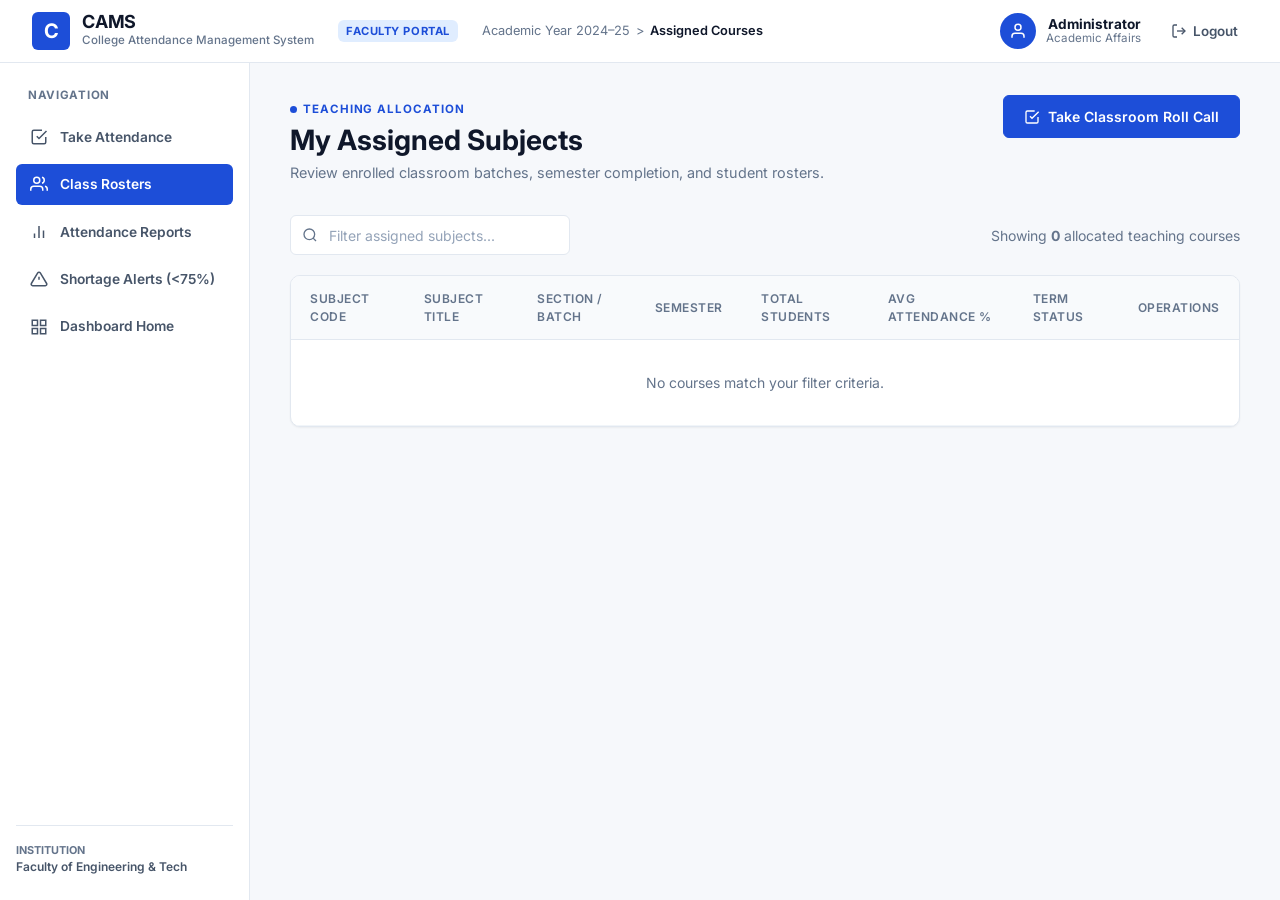
<file: frontend/pages/faculty/subjects.html>
<!DOCTYPE html>
<html lang="en">
<head>
    <meta charset="UTF-8">
    <meta name="viewport" content="width=device-width, initial-scale=1.0">
    <title>CAMS - Faculty Portal | Assigned Subjects &amp; Rosters</title>
    <!-- Stylesheets -->
    <link rel="stylesheet" href="../../css/style.css">
    <link rel="stylesheet" href="../../css/dashboard.css">
    <link rel="stylesheet" href="../../css/faculty.css">
</head>
<body class="app-shell">

    <!-- Top Navigation Bar -->
    <header class="top-navbar">
        <div class="nav-left">
            <a href="../../index.html" class="brand-logo-wrap" style="text-decoration: none;">
                <div class="brand-icon">C</div>
                <div class="brand-text">
                    <h2>CAMS</h2>
                    <span>College Attendance Management System</span>
                </div>
            </a>
            <span class="portal-badge">FACULTY PORTAL</span>
            <div style="font-size: 0.8rem; color: var(--text-muted); display: flex; align-items: center; gap: 6px;">
                <span>Academic Year 2024&ndash;25</span>
                <span>&gt;</span>
                <span style="color: var(--text-primary); font-weight: 600;">Assigned Courses</span>
            </div>
        </div>

        <div class="nav-right">
            <div class="user-profile-badge">
                <div class="user-avatar-circle" title="Faculty Profile">
                    <svg width="18" height="18" viewBox="0 0 24 24" fill="none" stroke="currentColor" stroke-width="2">
                        <path d="M20 21v-2a4 4 0 0 0-4-4H8a4 4 0 0 0-4 4v2"></path>
                        <circle cx="12" cy="7" r="4"></circle>
                    </svg>
                </div>
                <div class="user-meta">
                    <div class="name" data-user-name>Dr. Rajesh Sharma</div>
                    <div class="role-dept" data-user-dept>Department of Computer Science</div>
                </div>
            </div>
            <button class="logout-btn" data-action="logout" data-redirect="../login.html" title="Sign out of portal">
                <svg width="16" height="16" viewBox="0 0 24 24" fill="none" stroke="currentColor" stroke-width="2">
                    <path d="M9 21H5a2 2 0 0 1-2-2V5a2 2 0 0 1 2-2h4"></path>
                    <polyline points="16 17 21 12 16 7"></polyline>
                    <line x1="21" y1="12" x2="9" y2="12"></line>
                </svg>
                Logout
            </button>
        </div>
    </header>

    <!-- Shell Layout with Sidebar -->
    <div class="layout-container">
        <!-- Sidebar Navigation -->
        <aside class="app-sidebar">
            <div>
                <div class="sidebar-heading">Navigation</div>
                <ul class="sidebar-menu">
                    <li class="sidebar-item">
                        <a href="attendance.html">
                            <svg width="18" height="18" viewBox="0 0 24 24" fill="none" stroke="currentColor" stroke-width="2">
                                <path d="M9 11l3 3L22 4"></path>
                                <path d="M21 12v7a2 2 0 0 1-2 2H5a2 2 0 0 1-2-2V5a2 2 0 0 1 2-2h11"></path>
                            </svg>
                            Take Attendance
                        </a>
                    </li>
                    <li class="sidebar-item active">
                        <a href="subjects.html">
                            <svg width="18" height="18" viewBox="0 0 24 24" fill="none" stroke="currentColor" stroke-width="2">
                                <path d="M17 21v-2a4 4 0 0 0-4-4H5a4 4 0 0 0-4 4v2"></path>
                                <circle cx="9" cy="7" r="4"></circle>
                                <path d="M23 21v-2a4 4 0 0 0-3-3.87"></path>
                                <path d="M16 3.13a4 4 0 0 1 0 7.75"></path>
                            </svg>
                            Class Rosters
                        </a>
                    </li>
                    <li class="sidebar-item">
                        <a href="attendance.html#reports">
                            <svg width="18" height="18" viewBox="0 0 24 24" fill="none" stroke="currentColor" stroke-width="2">
                                <line x1="18" y1="20" x2="18" y2="10"></line>
                                <line x1="12" y1="20" x2="12" y2="4"></line>
                                <line x1="6" y1="20" x2="6" y2="14"></line>
                            </svg>
                            Attendance Reports
                        </a>
                    </li>
                    <li class="sidebar-item">
                        <a href="#shortage">
                            <svg width="18" height="18" viewBox="0 0 24 24" fill="none" stroke="currentColor" stroke-width="2">
                                <path d="M10.29 3.86L1.82 18a2 2 0 0 0 1.71 3h16.94a2 2 0 0 0 1.71-3L13.71 3.86a2 2 0 0 0-3.42 0z"></path>
                                <line x1="12" y1="9" x2="12" y2="13"></line>
                                <line x1="12" y1="17" x2="12.01" y2="17"></line>
                            </svg>
                            Shortage Alerts (&lt;75%)
                        </a>
                    </li>
                    <li class="sidebar-item">
                        <a href="dashboard.html">
                            <svg width="18" height="18" viewBox="0 0 24 24" fill="none" stroke="currentColor" stroke-width="2">
                                <rect x="3" y="3" width="7" height="7"></rect>
                                <rect x="14" y="3" width="7" height="7"></rect>
                                <rect x="14" y="14" width="7" height="7"></rect>
                                <rect x="3" y="14" width="7" height="7"></rect>
                            </svg>
                            Dashboard Home
                        </a>
                    </li>
                </ul>
            </div>

            <div class="sidebar-footer">
                <span class="institution-label">Institution</span>
                <span class="institution-val">Faculty of Engineering &amp; Tech</span>
            </div>
        </aside>

        <!-- Main View -->
        <main class="main-content">
            <div class="dashboard-header-row">
                <div>
                    <span class="portal-tag"><span class="dot"></span> Teaching Allocation</span>
                    <h1 class="dashboard-title">My Assigned Subjects</h1>
                    <p class="dashboard-subtitle">Review enrolled classroom batches, semester completion, and student rosters.</p>
                </div>
                <a href="attendance.html" class="btn btn-primary">
                    <svg width="16" height="16" viewBox="0 0 24 24" fill="none" stroke="currentColor" stroke-width="2">
                        <path d="M9 11l3 3L22 4"></path>
                        <path d="M21 12v7a2 2 0 0 1-2 2H5a2 2 0 0 1-2-2V5a2 2 0 0 1 2-2h11"></path>
                    </svg>
                    Take Classroom Roll Call
                </a>
            </div>

            <!-- Toolbar -->
            <div class="table-filter-bar">
                <div class="filter-group">
                    <div class="input-wrapper" style="width: 280px;">
                        <span class="input-icon">
                            <svg width="16" height="16" viewBox="0 0 24 24" fill="none" stroke="currentColor" stroke-width="2">
                                <circle cx="11" cy="11" r="8"></circle>
                                <line x1="21" y1="21" x2="16.65" y2="16.65"></line>
                            </svg>
                        </span>
                        <input
                            type="text"
                            class="form-control has-icon-left"
                            id="facultySubjectSearch"
                            placeholder="Filter assigned subjects..."
                        >
                    </div>
                </div>
                <div class="text-sm text-muted">
                    Showing <strong id="assignedSubjectsCount">3</strong> allocated teaching courses
                </div>
            </div>

            <!-- Subject Table -->
            <div class="table-responsive">
                <table class="data-table">
                    <thead>
                        <tr>
                            <th>Subject Code</th>
                            <th>Subject Title</th>
                            <th>Section / Batch</th>
                            <th>Semester</th>
                            <th>Total Students</th>
                            <th>Avg Attendance %</th>
                            <th>Term Status</th>
                            <th style="text-align: right;">Operations</th>
                        </tr>
                    </thead>
                    <tbody id="facultySubjectTableBody">
                        <!-- Populated by js/faculty/subjects.js -->
                    </tbody>
                </table>
            </div>
        </main>
    </div>

    <!-- Student Roster Drawer / Modal Placeholder -->
    <div class="modal-overlay" id="rosterModal">
        <div class="modal-card" style="max-width: 650px;">
            <div class="modal-header">
                <h3 id="rosterModalTitle">Class Roster &bull; Enrolled Students</h3>
                <button class="modal-close-btn" id="closeRosterModal">&times;</button>
            </div>
            <div class="modal-body">
                <p style="font-size: 0.85rem; color: var(--text-muted); margin-bottom: 1rem;">
                    Institutional roster synchronized for academic term 2024&ndash;25.
                </p>
                <div class="table-responsive" style="max-height: 380px; overflow-y: auto;">
                    <table class="data-table" style="font-size: 0.8rem;">
                        <thead>
                            <tr>
                                <th>Roll Number</th>
                                <th>Student Name</th>
                                <th>Attendance %</th>
                                <th>Current Standing</th>
                            </tr>
                        </thead>
                        <tbody id="rosterTableBody">
                            <!-- Populated dynamically -->
                        </tbody>
                    </table>
                </div>
            </div>
            <div class="modal-footer">
                <button type="button" class="btn btn-secondary btn-sm" id="closeRosterModalBtn">Close</button>
            </div>
        </div>
    </div>

    <!-- Scripts -->
    <script src="../../js/config.js"></script>
    <script src="../../js/auth.js"></script>
    <script src="../../js/faculty/subjects.js"></script>
</body>
</html>
</file>
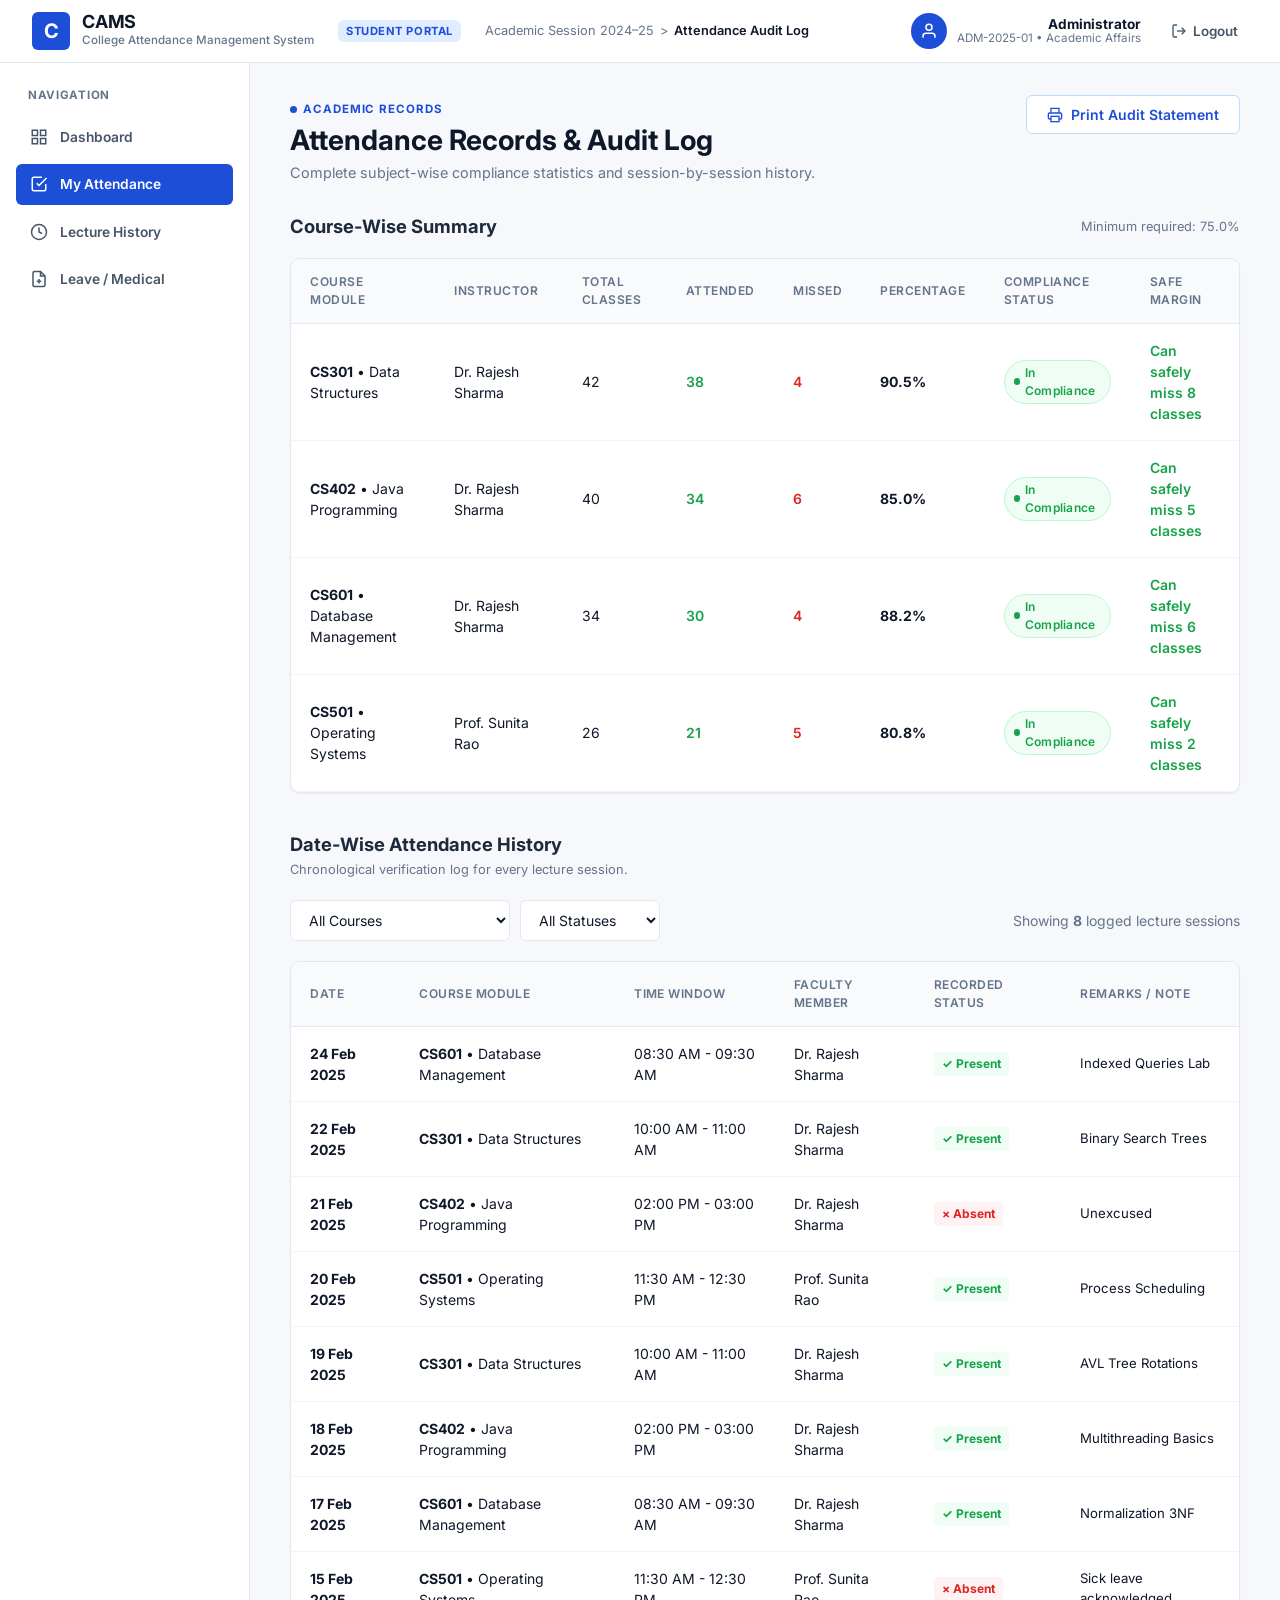
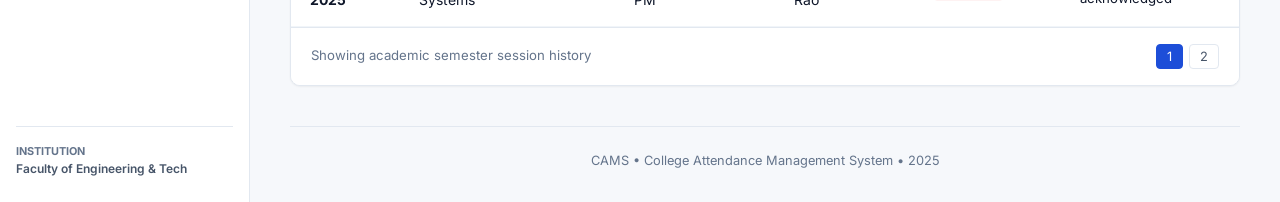
<file: frontend/pages/student/attendance.html>
<!DOCTYPE html>
<html lang="en">
<head>
    <meta charset="UTF-8">
    <meta name="viewport" content="width=device-width, initial-scale=1.0">
    <title>CAMS - Student Portal | Attendance Ledger &amp; History</title>
    <!-- Stylesheets -->
    <link rel="stylesheet" href="../../css/style.css">
    <link rel="stylesheet" href="../../css/dashboard.css">
    <link rel="stylesheet" href="../../css/student.css">
</head>
<body class="app-shell">

    <!-- Top Navigation Bar -->
    <header class="top-navbar">
        <div class="nav-left">
            <a href="../../index.html" class="brand-logo-wrap" style="text-decoration: none;">
                <div class="brand-icon">C</div>
                <div class="brand-text">
                    <h2>CAMS</h2>
                    <span>College Attendance Management System</span>
                </div>
            </a>
            <span class="portal-badge">STUDENT PORTAL</span>
            <div style="font-size: 0.8rem; color: var(--text-muted); display: flex; align-items: center; gap: 6px;">
                <span>Academic Session 2024&ndash;25</span>
                <span>&gt;</span>
                <span style="color: var(--text-primary); font-weight: 600;">Attendance Audit Log</span>
            </div>
        </div>

        <div class="nav-right">
            <div class="user-profile-badge">
                <div class="user-avatar-circle" title="Student Profile">
                    <svg width="18" height="18" viewBox="0 0 24 24" fill="none" stroke="currentColor" stroke-width="2">
                        <path d="M20 21v-2a4 4 0 0 0-4-4H8a4 4 0 0 0-4 4v2"></path>
                        <circle cx="12" cy="7" r="4"></circle>
                    </svg>
                </div>
                <div class="user-meta">
                    <div class="name" data-user-name>Rohan Verma</div>
                    <div class="role-dept">
                        <span data-user-id>21CSE042</span> &bull; <span data-user-dept>Computer Engineering</span>
                    </div>
                </div>
            </div>
            <button class="logout-btn" data-action="logout" data-redirect="../login.html" title="Sign out of portal">
                <svg width="16" height="16" viewBox="0 0 24 24" fill="none" stroke="currentColor" stroke-width="2">
                    <path d="M9 21H5a2 2 0 0 1-2-2V5a2 2 0 0 1 2-2h4"></path>
                    <polyline points="16 17 21 12 16 7"></polyline>
                    <line x1="21" y1="12" x2="9" y2="12"></line>
                </svg>
                Logout
            </button>
        </div>
    </header>

    <!-- Shell Layout with Sidebar -->
    <div class="layout-container">
        <!-- Sidebar Navigation -->
        <aside class="app-sidebar">
            <div>
                <div class="sidebar-heading">Navigation</div>
                <ul class="sidebar-menu">
                    <li class="sidebar-item">
                        <a href="dashboard.html">
                            <svg width="18" height="18" viewBox="0 0 24 24" fill="none" stroke="currentColor" stroke-width="2">
                                <rect x="3" y="3" width="7" height="7"></rect>
                                <rect x="14" y="3" width="7" height="7"></rect>
                                <rect x="14" y="14" width="7" height="7"></rect>
                                <rect x="3" y="14" width="7" height="7"></rect>
                            </svg>
                            Dashboard
                        </a>
                    </li>
                    <li class="sidebar-item active">
                        <a href="attendance.html">
                            <svg width="18" height="18" viewBox="0 0 24 24" fill="none" stroke="currentColor" stroke-width="2">
                                <path d="M9 11l3 3L22 4"></path>
                                <path d="M21 12v7a2 2 0 0 1-2 2H5a2 2 0 0 1-2-2V5a2 2 0 0 1 2-2h11"></path>
                            </svg>
                            My Attendance
                        </a>
                    </li>
                    <li class="sidebar-item">
                        <a href="#history">
                            <svg width="18" height="18" viewBox="0 0 24 24" fill="none" stroke="currentColor" stroke-width="2">
                                <circle cx="12" cy="12" r="10"></circle>
                                <polyline points="12 6 12 12 16 14"></polyline>
                            </svg>
                            Lecture History
                        </a>
                    </li>
                    <li class="sidebar-item">
                        <a href="javascript:void(0)" id="studentLeaveLink">
                            <svg width="18" height="18" viewBox="0 0 24 24" fill="none" stroke="currentColor" stroke-width="2">
                                <path d="M14 2H6a2 2 0 0 0-2 2v16a2 2 0 0 0 2 2h12a2 2 0 0 0 2-2V8z"></path>
                                <polyline points="14 2 14 8 20 8"></polyline>
                                <line x1="12" y1="18" x2="12" y2="12"></line>
                                <line x1="9" y1="15" x2="15" y2="15"></line>
                            </svg>
                            Leave / Medical
                        </a>
                    </li>
                </ul>
            </div>

            <div class="sidebar-footer">
                <span class="institution-label">Institution</span>
                <span class="institution-val">Faculty of Engineering &amp; Tech</span>
            </div>
        </aside>

        <!-- Main Content Area -->
        <main class="main-content">
            <!-- Header Row -->
            <div class="dashboard-header-row">
                <div>
                    <span class="portal-tag"><span class="dot"></span> Academic Records</span>
                    <h1 class="dashboard-title">Attendance Records &amp; Audit Log</h1>
                    <p class="dashboard-subtitle">Complete subject-wise compliance statistics and session-by-session history.</p>
                </div>
                <button type="button" class="btn btn-outline" id="btnPrintReport">
                    <svg width="16" height="16" viewBox="0 0 24 24" fill="none" stroke="currentColor" stroke-width="2">
                        <polyline points="6 9 6 2 18 2 18 9"></polyline>
                        <path d="M6 18H4a2 2 0 0 1-2-2v-5a2 2 0 0 1 2-2h16a2 2 0 0 1 2 2v5a2 2 0 0 1-2 2h-2"></path>
                        <rect x="6" y="14" width="12" height="8"></rect>
                    </svg>
                    Print Audit Statement
                </button>
            </div>

            <!-- Subject-Wise Compliance Breakdown Table -->
            <div class="section-header">
                <h2 class="section-title">Course-Wise Summary</h2>
                <span class="section-hint">Minimum required: 75.0%</span>
            </div>

            <div class="table-responsive" style="margin-bottom: 2.5rem;">
                <table class="data-table">
                    <thead>
                        <tr>
                            <th>Course Module</th>
                            <th>Instructor</th>
                            <th>Total Classes</th>
                            <th>Attended</th>
                            <th>Missed</th>
                            <th>Percentage</th>
                            <th>Compliance Status</th>
                            <th>Safe Margin</th>
                        </tr>
                    </thead>
                    <tbody id="studentSummaryTableBody">
                        <!-- Populated dynamically by js/student/attendance.js -->
                    </tbody>
                </table>
            </div>

            <!-- Date-Wise Attendance History Section -->
            <div class="section-header" id="history">
                <div>
                    <h2 class="section-title">Date-Wise Attendance History</h2>
                    <span class="section-hint">Chronological verification log for every lecture session.</span>
                </div>
            </div>

            <!-- History Toolbar & Filters -->
            <div class="table-filter-bar">
                <div class="filter-group">
                    <select class="form-control" id="historySubjectFilter" style="width: 220px;">
                        <option value="">All Courses</option>
                        <option value="CS301">CS301 - Data Structures</option>
                        <option value="CS402">CS402 - Java Programming</option>
                        <option value="CS601">CS601 - Database Management</option>
                        <option value="CS501">CS501 - Operating Systems</option>
                    </select>

                    <select class="form-control" id="historyStatusFilter" style="width: 140px;">
                        <option value="">All Statuses</option>
                        <option value="P">Present Only</option>
                        <option value="A">Absent Only</option>
                    </select>
                </div>

                <div class="text-sm text-muted">
                    Showing <strong id="historyRecordCount">0</strong> logged lecture sessions
                </div>
            </div>

            <!-- History Data Table -->
            <div class="table-responsive">
                <table class="data-table">
                    <thead>
                        <tr>
                            <th>Date</th>
                            <th>Course Module</th>
                            <th>Time Window</th>
                            <th>Faculty Member</th>
                            <th>Recorded Status</th>
                            <th>Remarks / Note</th>
                        </tr>
                    </thead>
                    <tbody id="studentHistoryTableBody">
                        <!-- Populated dynamically by js/student/attendance.js -->
                    </tbody>
                </table>

                <div class="pagination-wrapper">
                    <div>Showing academic semester session history</div>
                    <div class="pagination-controls">
                        <button class="page-btn active">1</button>
                        <button class="page-btn">2</button>
                    </div>
                </div>
            </div>

            <!-- Footer -->
            <footer style="margin-top: 2.5rem; padding-top: 1.5rem; border-top: 1px solid var(--border-color); font-size: 0.8rem; color: var(--text-muted); text-align: center;">
                CAMS &bull; College Attendance Management System &bull; 2025
            </footer>
        </main>
    </div>

    <!-- Scripts -->
    <script src="../../js/config.js"></script>
    <script src="../../js/auth.js"></script>
    <script src="../../js/student/attendance.js"></script>
</body>
</html>
</file>
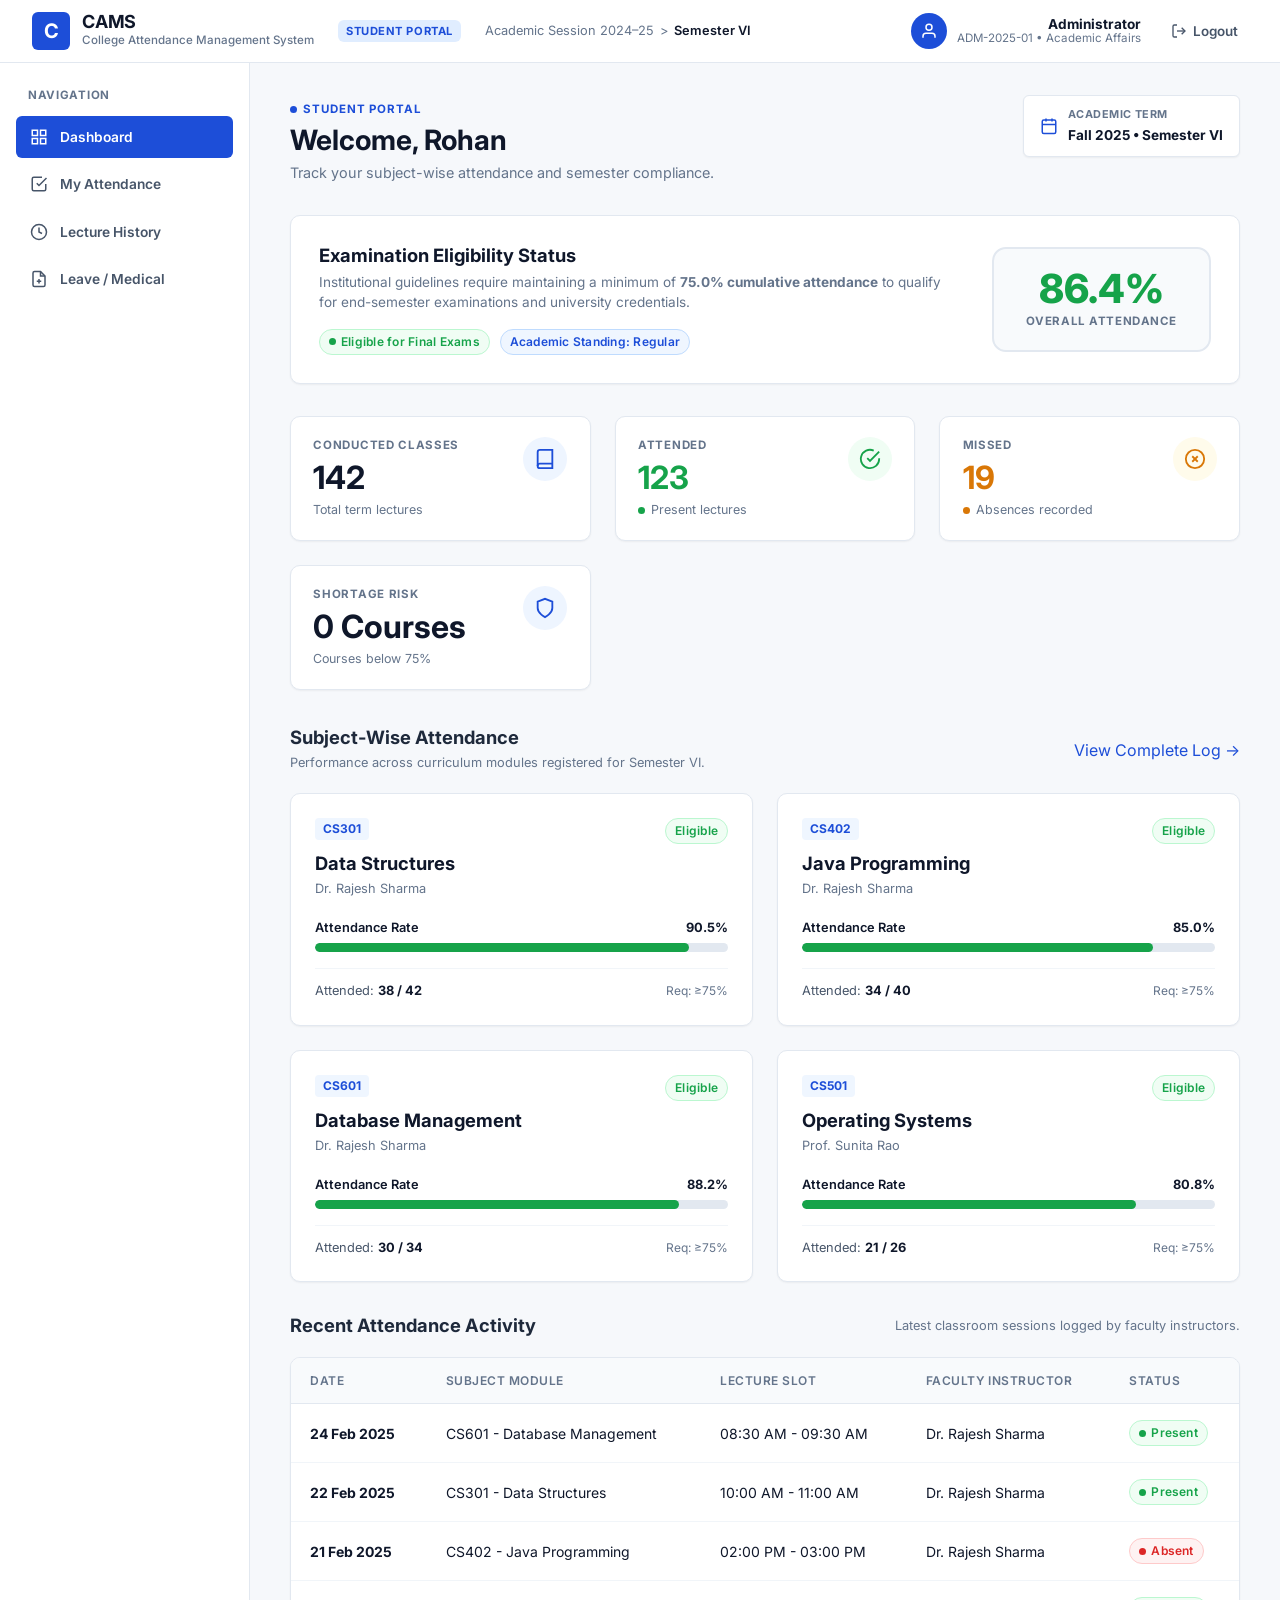
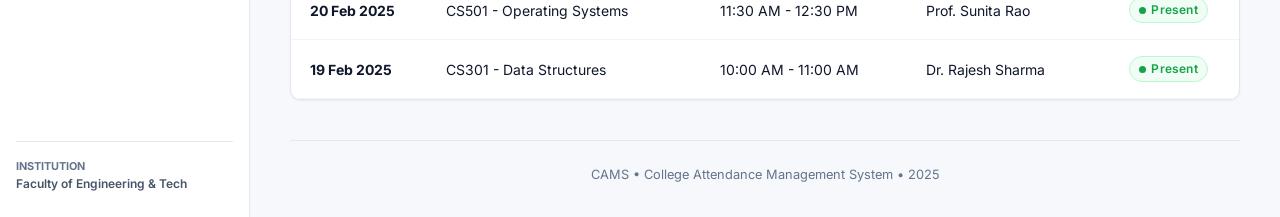
<file: frontend/pages/student/dashboard.html>
<!DOCTYPE html>
<html lang="en">
<head>
    <meta charset="UTF-8">
    <meta name="viewport" content="width=device-width, initial-scale=1.0">
    <title>CAMS - Student Portal | Dashboard Overview</title>
    <!-- Stylesheets -->
    <link rel="stylesheet" href="../../css/style.css">
    <link rel="stylesheet" href="../../css/dashboard.css">
    <link rel="stylesheet" href="../../css/student.css">
</head>
<body class="app-shell">

    <!-- Top Navigation Bar -->
    <header class="top-navbar">
        <div class="nav-left">
            <a href="../../index.html" class="brand-logo-wrap" style="text-decoration: none;">
                <div class="brand-icon">C</div>
                <div class="brand-text">
                    <h2>CAMS</h2>
                    <span>College Attendance Management System</span>
                </div>
            </a>
            <span class="portal-badge">STUDENT PORTAL</span>
            <div style="font-size: 0.8rem; color: var(--text-muted); display: flex; align-items: center; gap: 6px;">
                <span>Academic Session 2024&ndash;25</span>
                <span>&gt;</span>
                <span style="color: var(--text-primary); font-weight: 600;">Semester VI</span>
            </div>
        </div>

        <div class="nav-right">
            <div class="user-profile-badge">
                <div class="user-avatar-circle" title="Student Profile">
                    <svg width="18" height="18" viewBox="0 0 24 24" fill="none" stroke="currentColor" stroke-width="2">
                        <path d="M20 21v-2a4 4 0 0 0-4-4H8a4 4 0 0 0-4 4v2"></path>
                        <circle cx="12" cy="7" r="4"></circle>
                    </svg>
                </div>
                <div class="user-meta">
                    <div class="name" data-user-name>Rohan Verma</div>
                    <div class="role-dept">
                        <span data-user-id>21CSE042</span> &bull; <span data-user-dept>Computer Engineering</span>
                    </div>
                </div>
            </div>
            <button class="logout-btn" data-action="logout" data-redirect="../login.html" title="Sign out of portal">
                <svg width="16" height="16" viewBox="0 0 24 24" fill="none" stroke="currentColor" stroke-width="2">
                    <path d="M9 21H5a2 2 0 0 1-2-2V5a2 2 0 0 1 2-2h4"></path>
                    <polyline points="16 17 21 12 16 7"></polyline>
                    <line x1="21" y1="12" x2="9" y2="12"></line>
                </svg>
                Logout
            </button>
        </div>
    </header>

    <!-- Shell Layout with Sidebar -->
    <div class="layout-container">
        <!-- Sidebar Navigation -->
        <aside class="app-sidebar">
            <div>
                <div class="sidebar-heading">Navigation</div>
                <ul class="sidebar-menu">
                    <li class="sidebar-item active">
                        <a href="dashboard.html">
                            <svg width="18" height="18" viewBox="0 0 24 24" fill="none" stroke="currentColor" stroke-width="2">
                                <rect x="3" y="3" width="7" height="7"></rect>
                                <rect x="14" y="3" width="7" height="7"></rect>
                                <rect x="14" y="14" width="7" height="7"></rect>
                                <rect x="3" y="14" width="7" height="7"></rect>
                            </svg>
                            Dashboard
                        </a>
                    </li>
                    <li class="sidebar-item">
                        <a href="attendance.html">
                            <svg width="18" height="18" viewBox="0 0 24 24" fill="none" stroke="currentColor" stroke-width="2">
                                <path d="M9 11l3 3L22 4"></path>
                                <path d="M21 12v7a2 2 0 0 1-2 2H5a2 2 0 0 1-2-2V5a2 2 0 0 1 2-2h11"></path>
                            </svg>
                            My Attendance
                        </a>
                    </li>
                    <li class="sidebar-item">
                        <a href="attendance.html#history">
                            <svg width="18" height="18" viewBox="0 0 24 24" fill="none" stroke="currentColor" stroke-width="2">
                                <circle cx="12" cy="12" r="10"></circle>
                                <polyline points="12 6 12 12 16 14"></polyline>
                            </svg>
                            Lecture History
                        </a>
                    </li>
                    <li class="sidebar-item">
                        <a href="javascript:void(0)" id="medicalLeaveBtn">
                            <svg width="18" height="18" viewBox="0 0 24 24" fill="none" stroke="currentColor" stroke-width="2">
                                <path d="M14 2H6a2 2 0 0 0-2 2v16a2 2 0 0 0 2 2h12a2 2 0 0 0 2-2V8z"></path>
                                <polyline points="14 2 14 8 20 8"></polyline>
                                <line x1="12" y1="18" x2="12" y2="12"></line>
                                <line x1="9" y1="15" x2="15" y2="15"></line>
                            </svg>
                            Leave / Medical
                        </a>
                    </li>
                </ul>
            </div>

            <div class="sidebar-footer">
                <span class="institution-label">Institution</span>
                <span class="institution-val">Faculty of Engineering &amp; Tech</span>
            </div>
        </aside>

        <!-- Main Content Area -->
        <main class="main-content">
            <!-- Header Row -->
            <div class="dashboard-header-row">
                <div>
                    <span class="portal-tag"><span class="dot"></span> Student Portal</span>
                    <h1 class="dashboard-title">Welcome, <span id="studentHeadingName">Rohan</span></h1>
                    <p class="dashboard-subtitle">Track your subject-wise attendance and semester compliance.</p>
                </div>
                <div class="academic-term-box">
                    <svg width="18" height="18" viewBox="0 0 24 24" fill="none" stroke="currentColor" stroke-width="2" style="color: var(--primary-color);">
                        <rect x="3" y="4" width="18" height="18" rx="2" ry="2"></rect>
                        <line x1="16" y1="2" x2="16" y2="6"></line>
                        <line x1="8" y1="2" x2="8" y2="6"></line>
                        <line x1="3" y1="10" x2="21" y2="10"></line>
                    </svg>
                    <div>
                        <span class="term-label">Academic Term</span>
                        <span class="term-value" id="studentTermBadge">Fall 2025 &bull; Semester VI</span>
                    </div>
                </div>
            </div>

            <!-- Overall Compliance Hero Card -->
            <div class="student-compliance-card">
                <div class="compliance-info">
                    <h2 class="compliance-title">Examination Eligibility Status</h2>
                    <p class="compliance-desc">
                        Institutional guidelines require maintaining a minimum of <strong>75.0% cumulative attendance</strong> to qualify for end-semester examinations and university credentials.
                    </p>
                    <div class="compliance-badge-row">
                        <span class="badge badge-green" id="complianceStatusBadge">
                            <span class="status-dot green"></span> Eligible for Final Exams
                        </span>
                        <span class="badge badge-blue">
                            Academic Standing: Regular
                        </span>
                    </div>
                </div>
                <div class="compliance-meter">
                    <div class="compliance-percentage" id="overallAttendancePct">86.4%</div>
                    <div class="compliance-caption">Overall Attendance</div>
                </div>
            </div>

            <!-- 4 Quick Stats Cards -->
            <section class="stats-grid" style="grid-template-columns: repeat(auto-fit, minmax(220px, 1fr));">
                <!-- Conducted -->
                <div class="stat-card">
                    <div class="stat-info">
                        <div class="stat-label">Conducted Classes</div>
                        <div class="stat-number" id="statTotalConducted">142</div>
                        <div class="stat-caption">Total term lectures</div>
                    </div>
                    <div class="stat-icon-wrap">
                        <svg width="22" height="22" viewBox="0 0 24 24" fill="none" stroke="currentColor" stroke-width="2">
                            <path d="M4 19.5A2.5 2.5 0 0 1 6.5 17H20"></path>
                            <path d="M6.5 2H20v20H6.5A2.5 2.5 0 0 1 4 19.5v-15A2.5 2.5 0 0 1 6.5 2z"></path>
                        </svg>
                    </div>
                </div>

                <!-- Attended -->
                <div class="stat-card">
                    <div class="stat-info">
                        <div class="stat-label">Attended</div>
                        <div class="stat-number" style="color: var(--success);" id="statTotalAttended">123</div>
                        <div class="stat-caption"><span class="status-dot green"></span> Present lectures</div>
                    </div>
                    <div class="stat-icon-wrap" style="background-color: var(--success-bg); color: var(--success);">
                        <svg width="22" height="22" viewBox="0 0 24 24" fill="none" stroke="currentColor" stroke-width="2">
                            <path d="M22 11.08V12a10 10 0 1 1-5.93-9.14"></path>
                            <polyline points="22 4 12 14.01 9 11.01"></polyline>
                        </svg>
                    </div>
                </div>

                <!-- Missed -->
                <div class="stat-card">
                    <div class="stat-info">
                        <div class="stat-label">Missed</div>
                        <div class="stat-number" style="color: var(--warning);" id="statTotalMissed">19</div>
                        <div class="stat-caption"><span class="status-dot amber"></span> Absences recorded</div>
                    </div>
                    <div class="stat-icon-wrap" style="background-color: var(--warning-bg); color: var(--warning);">
                        <svg width="22" height="22" viewBox="0 0 24 24" fill="none" stroke="currentColor" stroke-width="2">
                            <circle cx="12" cy="12" r="10"></circle>
                            <line x1="15" y1="9" x2="9" y2="15"></line>
                            <line x1="9" y1="9" x2="15" y2="15"></line>
                        </svg>
                    </div>
                </div>

                <!-- Shortage Risk -->
                <div class="stat-card">
                    <div class="stat-info">
                        <div class="stat-label">Shortage Risk</div>
                        <div class="stat-number" id="statShortageCount">0</div>
                        <div class="stat-caption">Courses below 75%</div>
                    </div>
                    <div class="stat-icon-wrap">
                        <svg width="22" height="22" viewBox="0 0 24 24" fill="none" stroke="currentColor" stroke-width="2">
                            <path d="M12 22s8-4 8-10V5l-8-3-8 3v7c0 6 8 10 8 10z"></path>
                        </svg>
                    </div>
                </div>
            </section>

            <!-- Subject-Wise Attendance Cards Section -->
            <div class="section-header">
                <div>
                    <h2 class="section-title">Subject-Wise Attendance</h2>
                    <span class="section-hint">Performance across curriculum modules registered for Semester VI.</span>
                </div>
                <a href="attendance.html" class="view-past-link">
                    View Complete Log &rarr;
                </a>
            </div>

            <!-- Subject Cards Grid -->
            <section class="student-subjects-grid" id="studentSubjectCards">
                <!-- Dynamically populated by js/student/dashboard.js -->
            </section>

            <!-- Recent Activity Timeline / Table -->
            <div class="section-header" style="margin-top: 1.5rem;">
                <h2 class="section-title">Recent Attendance Activity</h2>
                <span class="section-hint">Latest classroom sessions logged by faculty instructors.</span>
            </div>

            <div class="table-responsive">
                <table class="data-table">
                    <thead>
                        <tr>
                            <th>Date</th>
                            <th>Subject Module</th>
                            <th>Lecture Slot</th>
                            <th>Faculty Instructor</th>
                            <th>Status</th>
                        </tr>
                    </thead>
                    <tbody id="studentRecentActivityBody">
                        <!-- Populated dynamically -->
                    </tbody>
                </table>
            </div>

            <!-- Footer -->
            <footer style="margin-top: 2.5rem; padding-top: 1.5rem; border-top: 1px solid var(--border-color); font-size: 0.8rem; color: var(--text-muted); text-align: center;">
                CAMS &bull; College Attendance Management System &bull; 2025
            </footer>
        </main>
    </div>

    <!-- Scripts -->
    <script src="../../js/config.js"></script>
    <script src="../../js/auth.js"></script>
    <script src="../../js/student/dashboard.js"></script>
</body>
</html>
</file>
<file: frontend/css/style.css>
/* ==========================================================================
   CAMS - College Attendance Management System
   Global Style & Design System (style.css)
   ========================================================================== */

@import url('https://fonts.googleapis.com/css2?family=Inter:wght@400;500;600;700&display=swap');

:root {
    /* Brand Colors - Collegiate Blue Palette */
    --primary-color: #1d4ed8;
    --primary-hover: #1e40af;
    --primary-active: #172554;
    --primary-light: #eff6ff;
    --primary-border: #bfdbfe;

    /* Neutral & Background Colors */
    --bg-page: #f8fafc;
    --bg-card: #ffffff;
    --bg-muted: #f1f5f9;
    --border-color: #e2e8f0;
    --border-light: #f1f5f9;

    /* Text Colors */
    --text-primary: #0f172a;
    --text-secondary: #475569;
    --text-muted: #64748b;
    --text-light: #94a3b8;

    /* Functional State Colors */
    --success: #16a34a;
    --success-bg: #f0fdf4;
    --success-border: #bbf7d0;

    --warning: #d97706;
    --warning-bg: #fffbeb;
    --warning-border: #fef3c7;

    --danger: #dc2626;
    --danger-bg: #fef2f2;
    --danger-border: #fecaca;

    --info: #0284c7;
    --info-bg: #f0f9ff;
    --info-border: #bae6fd;

    /* Layout & Spacing */
    --radius-sm: 6px;
    --radius-md: 10px;
    --radius-lg: 14px;
    --radius-xl: 18px;
    --radius-pill: 9999px;

    /* Box Shadows */
    --shadow-xs: 0 1px 2px 0 rgba(0, 0, 0, 0.05);
    --shadow-sm: 0 1px 3px 0 rgba(0, 0, 0, 0.08), 0 1px 2px -1px rgba(0, 0, 0, 0.08);
    --shadow-md: 0 4px 6px -1px rgba(0, 0, 0, 0.07), 0 2px 4px -2px rgba(0, 0, 0, 0.07);
    --shadow-lg: 0 10px 15px -3px rgba(0, 0, 0, 0.06), 0 4px 6px -4px rgba(0, 0, 0, 0.06);

    /* Typography */
    --font-sans: 'Inter', -apple-system, BlinkMacSystemFont, 'Segoe UI', Roboto, Helvetica, Arial, sans-serif;
    --transition: all 0.2s cubic-bezier(0.16, 1, 0.3, 1);
}

/* Base Reset */
*, *::before, *::after {
    box-sizing: border-box;
    margin: 0;
    padding: 0;
}

html {
    font-size: 16px;
    scroll-behavior: smooth;
}

body {
    font-family: var(--font-sans);
    background-color: var(--bg-page);
    color: var(--text-primary);
    line-height: 1.5;
    -webkit-font-smoothing: antialiased;
    -moz-osx-font-smoothing: grayscale;
    min-height: 100vh;
    display: flex;
    flex-direction: column;
}

/* Typography Defaults */
h1, h2, h3, h4, h5, h6 {
    color: var(--text-primary);
    font-weight: 700;
    line-height: 1.25;
}

h1 { font-size: 1.75rem; }
h2 { font-size: 1.35rem; }
h3 { font-size: 1.15rem; }
h4 { font-size: 1.0rem; }

p {
    color: var(--text-secondary);
    font-size: 0.9375rem;
}

a {
    color: var(--primary-color);
    text-decoration: none;
    transition: var(--transition);
}

a:hover {
    color: var(--primary-hover);
}

button, input, select, textarea {
    font-family: inherit;
    font-size: inherit;
}

/* Global App Header */
.brand-logo-wrap {
    display: flex;
    align-items: center;
    gap: 12px;
}

.brand-icon {
    width: 38px;
    height: 38px;
    background-color: var(--primary-color);
    color: #ffffff;
    font-weight: 700;
    font-size: 1.25rem;
    display: flex;
    align-items: center;
    justify-content: center;
    border-radius: var(--radius-sm);
    flex-shrink: 0;
}

.brand-text h2 {
    font-size: 1.125rem;
    font-weight: 700;
    color: var(--text-primary);
    letter-spacing: -0.01em;
    line-height: 1.1;
}

.brand-text span {
    font-size: 0.725rem;
    color: var(--text-muted);
    font-weight: 500;
    display: block;
}

/* Buttons */
.btn {
    display: inline-flex;
    align-items: center;
    justify-content: center;
    gap: 8px;
    padding: 0.625rem 1.25rem;
    font-size: 0.875rem;
    font-weight: 600;
    border-radius: var(--radius-sm);
    border: 1px solid transparent;
    cursor: pointer;
    transition: var(--transition);
    text-align: center;
    user-select: none;
}

.btn:disabled {
    opacity: 0.6;
    cursor: not-allowed;
}

.btn-primary {
    background-color: var(--primary-color);
    color: #ffffff;
    border-color: var(--primary-color);
}

.btn-primary:hover:not(:disabled) {
    background-color: var(--primary-hover);
    border-color: var(--primary-hover);
    box-shadow: 0 4px 10px rgba(29, 78, 216, 0.25);
}

.btn-outline {
    background-color: #ffffff;
    color: var(--primary-color);
    border-color: var(--primary-border);
}

.btn-outline:hover:not(:disabled) {
    background-color: var(--primary-light);
    border-color: var(--primary-color);
}

.btn-secondary {
    background-color: var(--bg-muted);
    color: var(--text-secondary);
    border-color: var(--border-color);
}

.btn-secondary:hover:not(:disabled) {
    background-color: #e2e8f0;
    color: var(--text-primary);
}

.btn-danger {
    background-color: var(--danger);
    color: #ffffff;
}

.btn-danger:hover:not(:disabled) {
    background-color: #b91c1c;
}

.btn-sm {
    padding: 0.4rem 0.75rem;
    font-size: 0.8rem;
    border-radius: 4px;
}

.btn-block {
    width: 100%;
}

/* Badges & Pills */
.badge {
    display: inline-flex;
    align-items: center;
    gap: 5px;
    padding: 3px 9px;
    font-size: 0.75rem;
    font-weight: 600;
    border-radius: var(--radius-pill);
    letter-spacing: 0.02em;
}

.badge-blue {
    background-color: var(--primary-light);
    color: var(--primary-color);
    border: 1px solid var(--primary-border);
}

.badge-green {
    background-color: var(--success-bg);
    color: var(--success);
    border: 1px solid var(--success-border);
}

.badge-amber {
    background-color: var(--warning-bg);
    color: var(--warning);
    border: 1px solid var(--warning-border);
}

.badge-red {
    background-color: var(--danger-bg);
    color: var(--danger);
    border: 1px solid var(--danger-border);
}

.badge-gray {
    background-color: var(--bg-muted);
    color: var(--text-secondary);
    border: 1px solid var(--border-color);
}

.status-dot {
    width: 7px;
    height: 7px;
    border-radius: 50%;
    display: inline-block;
}

.status-dot.green { background-color: var(--success); }
.status-dot.amber { background-color: var(--warning); }
.status-dot.red { background-color: var(--danger); }
.status-dot.blue { background-color: var(--primary-color); }

/* Form Elements */
.form-group {
    margin-bottom: 1.15rem;
    display: flex;
    flex-direction: column;
    gap: 6px;
}

.form-label {
    font-size: 0.84rem;
    font-weight: 600;
    color: var(--text-primary);
}

.input-wrapper {
    position: relative;
    display: flex;
    align-items: center;
}

.input-icon {
    position: absolute;
    left: 12px;
    color: var(--text-muted);
    pointer-events: none;
    display: flex;
    align-items: center;
    justify-content: center;
}

.input-action-btn {
    position: absolute;
    right: 12px;
    background: none;
    border: none;
    color: var(--text-muted);
    cursor: pointer;
    padding: 4px;
    display: flex;
    align-items: center;
}

.input-action-btn:hover {
    color: var(--text-primary);
}

.form-control {
    width: 100%;
    padding: 0.65rem 0.9rem;
    border: 1px solid var(--border-color);
    border-radius: var(--radius-sm);
    font-size: 0.875rem;
    color: var(--text-primary);
    background-color: #ffffff;
    transition: var(--transition);
}

.form-control.has-icon-left { padding-left: 38px; }
.form-control.has-icon-right { padding-right: 38px; }

.form-control:focus {
    outline: none;
    border-color: var(--primary-color);
    box-shadow: 0 0 0 3px rgba(29, 78, 216, 0.12);
}

.form-control::placeholder {
    color: var(--text-light);
}

/* Modals */
.modal-overlay {
    position: fixed;
    top: 0;
    left: 0;
    right: 0;
    bottom: 0;
    background-color: rgba(15, 23, 42, 0.5);
    backdrop-filter: blur(2px);
    display: none;
    align-items: center;
    justify-content: center;
    z-index: 999;
    padding: 1rem;
}

.modal-overlay.active {
    display: flex;
}

.modal-card {
    background-color: #ffffff;
    width: 100%;
    max-width: 520px;
    border-radius: var(--radius-md);
    box-shadow: var(--shadow-lg);
    border: 1px solid var(--border-color);
    animation: modalFadeIn 0.2s ease-out;
    overflow: hidden;
}

@keyframes modalFadeIn {
    from { opacity: 0; transform: translateY(12px) scale(0.98); }
    to { opacity: 1; transform: translateY(0) scale(1); }
}

.modal-header {
    display: flex;
    align-items: center;
    justify-content: space-between;
    padding: 1.15rem 1.4rem;
    border-bottom: 1px solid var(--border-color);
}

.modal-header h3 {
    font-size: 1.1rem;
    font-weight: 700;
}

.modal-close-btn {
    background: none;
    border: none;
    color: var(--text-muted);
    font-size: 1.4rem;
    cursor: pointer;
    line-height: 1;
    border-radius: 4px;
    padding: 2px 6px;
}

.modal-close-btn:hover {
    color: var(--text-primary);
    background-color: var(--bg-muted);
}

.modal-body {
    padding: 1.4rem;
    max-height: 75vh;
    overflow-y: auto;
}

.modal-footer {
    display: flex;
    align-items: center;
    justify-content: flex-end;
    gap: 10px;
    padding: 1rem 1.4rem;
    background-color: var(--bg-muted);
    border-top: 1px solid var(--border-color);
}

/* Toast System */
.toast-container {
    position: fixed;
    bottom: 24px;
    right: 24px;
    z-index: 1050;
    display: flex;
    flex-direction: column;
    gap: 10px;
}

.toast {
    display: flex;
    align-items: center;
    gap: 10px;
    background-color: #ffffff;
    border: 1px solid var(--border-color);
    padding: 12px 18px;
    border-radius: var(--radius-sm);
    box-shadow: var(--shadow-md);
    font-size: 0.875rem;
    color: var(--text-primary);
    animation: toastSlideIn 0.25s ease-out;
    min-width: 260px;
}

.toast.toast-success { border-left: 4px solid var(--success); }
.toast.toast-error { border-left: 4px solid var(--danger); }
.toast.toast-info { border-left: 4px solid var(--primary-color); }

@keyframes toastSlideIn {
    from { opacity: 0; transform: translateX(20px); }
    to { opacity: 1; transform: translateX(0); }
}

/* Utility Helpers */
.flex { display: flex; }
.items-center { align-items: center; }
.justify-between { justify-content: space-between; }
.gap-8 { gap: 8px; }
.gap-12 { gap: 12px; }
.gap-16 { gap: 16px; }
.text-muted { color: var(--text-muted); }
.text-sm { font-size: 0.875rem; }
.text-xs { font-size: 0.75rem; }
.font-semibold { font-weight: 600; }
.font-bold { font-weight: 700; }
</file>
<file: frontend/css/dashboard.css>
/* ==========================================================================
   CAMS - College Attendance Management System
   Common Dashboard Styles (dashboard.css)
   Handles shared topbars, sidebars, stats cards, tables, and responsive layout.
   ========================================================================== */

/* Overall Shell */
.app-shell {
    min-height: 100vh;
    display: flex;
    flex-direction: column;
    background-color: #f6f8fb;
}

/* Common Top Navigation Bar */
.top-navbar {
    background-color: #ffffff;
    border-bottom: 1px solid var(--border-color);
    padding: 0.75rem 2rem;
    display: flex;
    align-items: center;
    justify-content: space-between;
    position: sticky;
    top: 0;
    z-index: 100;
}

.nav-left {
    display: flex;
    align-items: center;
    gap: 1.5rem;
}

.portal-badge {
    background-color: #e0edff;
    color: var(--primary-color);
    font-size: 0.7rem;
    font-weight: 700;
    padding: 3px 8px;
    border-radius: var(--radius-sm);
    letter-spacing: 0.05em;
    text-transform: uppercase;
}

/* Center Horizontal Nav */
.nav-center-links {
    display: flex;
    align-items: center;
    gap: 1.5rem;
}

.nav-link {
    font-size: 0.875rem;
    font-weight: 600;
    color: var(--text-secondary);
    text-decoration: none;
    padding: 0.4rem 0.2rem;
    position: relative;
    transition: var(--transition);
}

.nav-link:hover {
    color: var(--primary-color);
}

.nav-link.active {
    color: var(--primary-color);
}

.nav-link.active::after {
    content: '';
    position: absolute;
    bottom: -13px;
    left: 0;
    right: 0;
    height: 3px;
    background-color: var(--primary-color);
    border-radius: 2px 2px 0 0;
}

/* Right Profile & Actions */
.nav-right {
    display: flex;
    align-items: center;
    gap: 1.25rem;
}

.user-profile-badge {
    display: flex;
    align-items: center;
    gap: 10px;
}

.user-avatar-circle {
    width: 36px;
    height: 36px;
    border-radius: 50%;
    background-color: var(--primary-color);
    color: #ffffff;
    display: flex;
    align-items: center;
    justify-content: center;
    font-weight: 600;
    font-size: 0.9rem;
}

.user-meta {
    text-align: right;
    line-height: 1.2;
}

.user-meta .name {
    font-size: 0.85rem;
    font-weight: 700;
    color: var(--text-primary);
}

.user-meta .role-dept {
    font-size: 0.725rem;
    color: var(--text-muted);
}

.logout-btn {
    display: inline-flex;
    align-items: center;
    gap: 6px;
    background: none;
    border: none;
    color: var(--text-secondary);
    font-size: 0.84rem;
    font-weight: 600;
    cursor: pointer;
    padding: 6px 10px;
    border-radius: var(--radius-sm);
    transition: var(--transition);
}

.logout-btn:hover {
    color: var(--danger);
    background-color: var(--danger-bg);
}

/* Layout With Sidebar */
.layout-container {
    display: flex;
    flex: 1;
}

.app-sidebar {
    width: 250px;
    background-color: #ffffff;
    border-right: 1px solid var(--border-color);
    display: flex;
    flex-direction: column;
    justify-content: space-between;
    padding: 1.5rem 1rem;
    flex-shrink: 0;
}

.sidebar-heading {
    font-size: 0.72rem;
    font-weight: 700;
    color: var(--text-muted);
    letter-spacing: 0.06em;
    margin-bottom: 0.75rem;
    padding-left: 0.75rem;
    text-transform: uppercase;
}

.sidebar-menu {
    list-style: none;
    display: flex;
    flex-direction: column;
    gap: 6px;
}

.sidebar-item a {
    display: flex;
    align-items: center;
    gap: 12px;
    padding: 0.65rem 0.9rem;
    border-radius: var(--radius-sm);
    font-size: 0.86rem;
    font-weight: 600;
    color: var(--text-secondary);
    text-decoration: none;
    transition: var(--transition);
}

.sidebar-item a:hover {
    background-color: #f1f5f9;
    color: var(--primary-color);
}

.sidebar-item.active a,
.sidebar-item a.active {
    background-color: var(--primary-color);
    color: #ffffff;
}

.sidebar-item.active a svg,
.sidebar-item a.active svg {
    stroke: #ffffff;
}

.sidebar-footer {
    padding-top: 1rem;
    border-top: 1px solid var(--border-color);
    font-size: 0.75rem;
}

.sidebar-footer .institution-label {
    text-transform: uppercase;
    font-weight: 700;
    color: var(--text-muted);
    font-size: 0.68rem;
    display: block;
}

.sidebar-footer .institution-val {
    color: var(--text-secondary);
    font-weight: 600;
}

/* Main Dashboard Content Area */
.main-content {
    flex: 1;
    padding: 2rem 2.5rem;
    max-width: 1400px;
    margin: 0 auto;
    width: 100%;
}

/* Page Greeting & Subheader */
.dashboard-header-row {
    display: flex;
    align-items: flex-start;
    justify-content: space-between;
    margin-bottom: 2rem;
    gap: 1.5rem;
    flex-wrap: wrap;
}

.portal-tag {
    display: inline-flex;
    align-items: center;
    gap: 6px;
    font-size: 0.72rem;
    font-weight: 700;
    letter-spacing: 0.08em;
    color: var(--primary-color);
    text-transform: uppercase;
    margin-bottom: 6px;
}

.portal-tag .dot {
    width: 7px;
    height: 7px;
    border-radius: 50%;
    background-color: var(--primary-color);
}

.dashboard-title {
    font-size: 1.75rem;
    font-weight: 700;
    color: #0f172a;
    line-height: 1.2;
    margin-bottom: 4px;
}

.dashboard-subtitle {
    font-size: 0.9rem;
    color: #64748b;
}

.academic-term-box {
    background-color: #ffffff;
    border: 1px solid var(--border-color);
    border-radius: var(--radius-sm);
    padding: 0.6rem 1rem;
    display: flex;
    align-items: center;
    gap: 10px;
    box-shadow: var(--shadow-xs);
}

.academic-term-box .term-label {
    font-size: 0.68rem;
    text-transform: uppercase;
    letter-spacing: 0.04em;
    color: var(--text-muted);
    font-weight: 700;
    display: block;
}

.academic-term-box .term-value {
    font-size: 0.85rem;
    font-weight: 700;
    color: var(--text-primary);
}

/* Stats Cards Grid */
.stats-grid {
    display: grid;
    grid-template-columns: repeat(auto-fit, minmax(240px, 1fr));
    gap: 1.5rem;
    margin-bottom: 2.25rem;
}

.stat-card {
    background-color: #ffffff;
    border: 1px solid var(--border-color);
    border-radius: var(--radius-md);
    padding: 1.25rem 1.4rem;
    display: flex;
    align-items: flex-start;
    justify-content: space-between;
    box-shadow: var(--shadow-xs);
    transition: var(--transition);
}

.stat-card:hover {
    box-shadow: var(--shadow-sm);
    transform: translateY(-2px);
}

.stat-info .stat-label {
    font-size: 0.72rem;
    font-weight: 700;
    letter-spacing: 0.06em;
    color: var(--text-muted);
    text-transform: uppercase;
    margin-bottom: 6px;
}

.stat-info .stat-number {
    font-size: 2rem;
    font-weight: 700;
    color: var(--text-primary);
    line-height: 1.1;
    margin-bottom: 6px;
}

.stat-info .stat-caption {
    font-size: 0.78rem;
    color: var(--text-muted);
    display: flex;
    align-items: center;
    gap: 6px;
}

.stat-icon-wrap {
    width: 44px;
    height: 44px;
    border-radius: 50%;
    background-color: #eef5ff;
    color: var(--primary-color);
    display: flex;
    align-items: center;
    justify-content: center;
    flex-shrink: 0;
}

/* Section Containers */
.section-header {
    display: flex;
    align-items: center;
    justify-content: space-between;
    margin-bottom: 1.25rem;
}

.section-title {
    display: flex;
    align-items: center;
    gap: 8px;
    font-size: 1.15rem;
    font-weight: 700;
    color: #1e293b;
}

.section-hint {
    font-size: 0.8rem;
    color: var(--text-muted);
}

/* Generic Card & Panels */
.panel-card {
    background-color: #ffffff;
    border: 1px solid var(--border-color);
    border-radius: var(--radius-md);
    box-shadow: var(--shadow-xs);
    overflow: hidden;
    margin-bottom: 1.5rem;
}

.panel-card-header {
    padding: 1.1rem 1.4rem;
    border-bottom: 1px solid var(--border-color);
    display: flex;
    align-items: center;
    justify-content: space-between;
}

.panel-card-body {
    padding: 1.4rem;
}

/* Data Tables */
.table-filter-bar {
    display: flex;
    align-items: center;
    justify-content: space-between;
    gap: 1rem;
    margin-bottom: 1.25rem;
    flex-wrap: wrap;
}

.filter-group {
    display: flex;
    align-items: center;
    gap: 10px;
    flex-wrap: wrap;
}

.table-responsive {
    width: 100%;
    overflow-x: auto;
    background-color: #ffffff;
    border: 1px solid var(--border-color);
    border-radius: var(--radius-md);
    box-shadow: var(--shadow-xs);
}

.data-table {
    width: 100%;
    border-collapse: collapse;
    text-align: left;
    font-size: 0.875rem;
}

.data-table th {
    background-color: #f8fafc;
    color: var(--text-muted);
    font-weight: 600;
    font-size: 0.75rem;
    letter-spacing: 0.04em;
    text-transform: uppercase;
    padding: 0.85rem 1.2rem;
    border-bottom: 1px solid var(--border-color);
}

.data-table td {
    padding: 1rem 1.2rem;
    border-bottom: 1px solid #f1f5f9;
    color: var(--text-primary);
    vertical-align: middle;
}

.data-table tbody tr:hover {
    background-color: #f8fafc;
}

.table-actions {
    display: flex;
    align-items: center;
    gap: 8px;
}

.icon-action-btn {
    background: none;
    border: 1px solid var(--border-color);
    border-radius: var(--radius-sm);
    padding: 5px 8px;
    color: var(--text-secondary);
    cursor: pointer;
    font-size: 0.8rem;
    transition: var(--transition);
    display: inline-flex;
    align-items: center;
    gap: 4px;
}

.icon-action-btn:hover {
    background-color: #f1f5f9;
    color: var(--primary-color);
    border-color: var(--primary-border);
}

.icon-action-btn.delete:hover {
    color: var(--danger);
    background-color: var(--danger-bg);
    border-color: var(--danger-border);
}

/* Pagination */
.pagination-wrapper {
    display: flex;
    align-items: center;
    justify-content: space-between;
    padding: 1rem 1.25rem;
    background-color: #ffffff;
    border-top: 1px solid var(--border-color);
    font-size: 0.825rem;
    color: var(--text-muted);
}

.pagination-controls {
    display: flex;
    gap: 6px;
}

.page-btn {
    padding: 4px 10px;
    border: 1px solid var(--border-color);
    background-color: #ffffff;
    color: var(--text-secondary);
    border-radius: 4px;
    cursor: pointer;
    font-size: 0.8rem;
}

.page-btn.active {
    background-color: var(--primary-color);
    color: #ffffff;
    border-color: var(--primary-color);
}

/* Bottom Operational Banner */
.operational-banner {
    background-color: #ffffff;
    border: 1px solid var(--border-color);
    border-radius: var(--radius-sm);
    padding: 0.85rem 1.4rem;
    display: flex;
    align-items: center;
    justify-content: space-between;
    margin-top: 2rem;
    font-size: 0.825rem;
}

.operational-banner .message-side {
    display: flex;
    align-items: center;
    gap: 10px;
    color: var(--text-secondary);
}

.operational-banner .status-side {
    font-weight: 600;
    color: var(--text-secondary);
}

@media (max-width: 900px) {
    .layout-container {
        flex-direction: column;
    }
    .app-sidebar {
        width: 100%;
        border-right: none;
        border-bottom: 1px solid var(--border-color);
        padding: 1rem;
    }
    .sidebar-menu {
        flex-direction: row;
        overflow-x: auto;
        padding-bottom: 6px;
    }
    .main-content {
        padding: 1.5rem 1rem;
    }
}
</file>
<file: frontend/css/login.css>
/* ==========================================================================
   CAMS - College Attendance Management System
   Login Page Styling (login.css)
   Recreates the exact visual layout from the reference design.
   ========================================================================== */

.login-viewport {
    min-height: 100vh;
    display: flex;
    flex-direction: column;
    justify-content: space-between;
    background-color: #f6f8fc;
}

/* Login Top Navbar */
.login-header {
    background-color: #ffffff;
    border-bottom: 1px solid var(--border-color);
    padding: 1rem 2.5rem;
    display: flex;
    align-items: center;
    justify-content: space-between;
}

.login-nav-right {
    display: flex;
    align-items: center;
    gap: 18px;
}

.portal-select-btn {
    background-color: #e0edff;
    color: var(--primary-color);
    border: none;
    font-size: 0.84rem;
    font-weight: 600;
    padding: 7px 14px;
    border-radius: var(--radius-sm);
    cursor: pointer;
    transition: var(--transition);
    display: inline-flex;
    align-items: center;
    gap: 6px;
}

.portal-select-btn:hover {
    background-color: #d0e4ff;
}

.help-link {
    color: var(--text-secondary);
    font-size: 0.85rem;
    font-weight: 500;
    text-decoration: none;
    transition: var(--transition);
}

.help-link:hover {
    color: var(--primary-color);
}

.user-badge-circle {
    width: 34px;
    height: 34px;
    border-radius: 50%;
    background-color: var(--primary-color);
    color: #ffffff;
    display: flex;
    align-items: center;
    justify-content: center;
    font-size: 0.9rem;
}

/* Center Login Box */
.login-main {
    flex: 1;
    display: flex;
    align-items: center;
    justify-content: center;
    padding: 2.5rem 1rem;
}

.login-card {
    background-color: #ffffff;
    width: 100%;
    max-width: 470px;
    padding: 2.75rem 2.5rem 2.25rem;
    border-radius: 18px;
    box-shadow: 0 4px 20px -2px rgba(0, 0, 0, 0.05), 0 2px 6px -1px rgba(0, 0, 0, 0.02);
    border: 1px solid #eef2f6;
    text-align: center;
}

/* Role Selector Tabs */
.role-pills-wrap {
    display: flex;
    background-color: #f1f5f9;
    padding: 4px;
    border-radius: var(--radius-pill);
    margin-bottom: 1.5rem;
    gap: 4px;
}

.role-pill-btn {
    flex: 1;
    padding: 7px 12px;
    border: none;
    background: transparent;
    border-radius: var(--radius-pill);
    font-size: 0.8rem;
    font-weight: 600;
    color: var(--text-secondary);
    cursor: pointer;
    transition: var(--transition);
}

.role-pill-btn.active {
    background-color: #ffffff;
    color: var(--primary-color);
    box-shadow: var(--shadow-xs);
}

/* Circular Icon Badge */
.login-icon-badge {
    width: 54px;
    height: 54px;
    margin: 0 auto 1.25rem;
    background-color: #eef5ff;
    color: var(--primary-color);
    border-radius: 50%;
    display: flex;
    align-items: center;
    justify-content: center;
}

.login-icon-badge svg {
    width: 28px;
    height: 28px;
}

.login-title {
    font-size: 1.5rem;
    font-weight: 700;
    color: #1e293b;
    margin-bottom: 0.5rem;
}

.login-subtitle {
    font-size: 0.875rem;
    color: #64748b;
    margin-bottom: 1.75rem;
    line-height: 1.45;
}

/* Login Form Styles */
.login-form {
    text-align: left;
}

.login-form .form-group {
    margin-bottom: 1.2rem;
}

.login-form .form-label {
    font-size: 0.825rem;
    font-weight: 600;
    color: #334155;
    margin-bottom: 6px;
    display: block;
}

.login-form .form-control {
    background-color: #ffffff;
    border: 1px solid #e2e8f0;
    border-radius: 8px;
    padding: 0.75rem 1rem 0.75rem 2.6rem;
    font-size: 0.875rem;
    color: #0f172a;
}

.login-form .form-control:focus {
    border-color: var(--primary-color);
    box-shadow: 0 0 0 3px rgba(29, 78, 216, 0.1);
}

.login-submit-btn {
    background-color: var(--primary-color);
    color: #ffffff;
    border: none;
    border-radius: 8px;
    padding: 0.8rem 1.5rem;
    font-size: 0.95rem;
    font-weight: 600;
    width: 100%;
    cursor: pointer;
    display: inline-flex;
    align-items: center;
    justify-content: center;
    gap: 8px;
    margin-top: 1rem;
    transition: var(--transition);
}

.login-submit-btn:hover {
    background-color: var(--primary-hover);
    box-shadow: 0 4px 12px rgba(29, 78, 216, 0.25);
}

/* Bottom note */
.login-extra-note {
    margin-top: 1.5rem;
    font-size: 0.82rem;
    color: #64748b;
}

.login-extra-note a {
    color: var(--primary-color);
    font-weight: 600;
    text-decoration: underline;
}

/* Error/Message Banner */
.login-alert {
    padding: 0.65rem 0.9rem;
    border-radius: var(--radius-sm);
    font-size: 0.82rem;
    margin-bottom: 1.2rem;
    display: none;
}

.login-alert.show {
    display: block;
}

/* Login Bottom Footer */
.login-footer {
    background-color: #ffffff;
    border-top: 1px solid #e2e8f0;
    padding: 1.1rem 2.5rem;
    display: flex;
    align-items: center;
    justify-content: space-between;
    font-size: 0.775rem;
    color: #64748b;
}

@media (max-width: 640px) {
    .login-header, .login-footer {
        padding: 1rem;
        flex-direction: column;
        gap: 8px;
        text-align: center;
    }
    .login-card {
        padding: 2rem 1.5rem;
    }
}
</file>
<file: frontend/css/admin.css>
/* ==========================================================================
   CAMS - College Attendance Management System
   Admin Specific Styles (admin.css)
   Recreates the exact visual layout from the Admin Dashboard reference.
   ========================================================================== */

/* System Management Section Grid */
.admin-action-grid {
    display: grid;
    grid-template-columns: repeat(auto-fit, minmax(320px, 1fr));
    gap: 1.5rem;
    margin-bottom: 2rem;
}

.admin-action-card {
    background-color: #ffffff;
    border: 1px solid var(--border-color);
    border-radius: var(--radius-lg);
    padding: 1.75rem 1.5rem;
    box-shadow: var(--shadow-xs);
    display: flex;
    flex-direction: column;
    justify-content: space-between;
    transition: var(--transition);
}

.admin-action-card:hover {
    box-shadow: var(--shadow-md);
    border-color: #cbd5e1;
    transform: translateY(-2px);
}

.action-card-top {
    display: flex;
    align-items: flex-start;
    justify-content: space-between;
    margin-bottom: 1.25rem;
}

.action-card-icon {
    width: 44px;
    height: 44px;
    border-radius: var(--radius-sm);
    background-color: #eef5ff;
    color: var(--primary-color);
    display: flex;
    align-items: center;
    justify-content: center;
}

.action-card-tag {
    font-size: 0.68rem;
    font-weight: 700;
    color: var(--text-muted);
    border: 1px solid var(--border-color);
    padding: 2px 8px;
    border-radius: 4px;
    letter-spacing: 0.05em;
}

.action-card-title {
    font-size: 1.25rem;
    font-weight: 700;
    color: #1e293b;
    margin-bottom: 0.35rem;
}

.action-card-desc {
    font-size: 0.875rem;
    color: var(--text-muted);
    margin-bottom: 1.5rem;
    line-height: 1.4;
}

.action-ops-box {
    margin-bottom: 1.75rem;
}

.action-ops-label {
    font-size: 0.68rem;
    font-weight: 700;
    letter-spacing: 0.06em;
    color: var(--text-muted);
    text-transform: uppercase;
    margin-bottom: 0.65rem;
}

.action-ops-list {
    list-style: none;
    display: flex;
    flex-direction: column;
    gap: 6px;
}

.action-ops-list li {
    font-size: 0.85rem;
    color: #334155;
    display: flex;
    align-items: center;
    gap: 8px;
}

.action-ops-list li::before {
    content: "•";
    color: var(--primary-color);
    font-weight: bold;
    font-size: 1.1rem;
    line-height: 0;
}

.action-card-btn {
    width: 100%;
    background-color: var(--primary-color);
    color: #ffffff;
    font-weight: 600;
    font-size: 0.9rem;
    padding: 0.75rem 1rem;
    border-radius: var(--radius-sm);
    border: none;
    cursor: pointer;
    display: inline-flex;
    align-items: center;
    justify-content: center;
    gap: 8px;
    text-decoration: none;
    transition: var(--transition);
}

.action-card-btn:hover {
    background-color: var(--primary-hover);
    color: #ffffff;
    box-shadow: 0 4px 10px rgba(29, 78, 216, 0.2);
}

/* Admin Table Custom Badges */
.dept-pill {
    background-color: #f1f5f9;
    color: #334155;
    font-size: 0.75rem;
    font-weight: 600;
    padding: 3px 8px;
    border-radius: 4px;
}

.sem-pill {
    background-color: #eff6ff;
    color: var(--primary-color);
    font-size: 0.75rem;
    font-weight: 600;
    padding: 3px 8px;
    border-radius: 4px;
}

.admin-header-nav-wrap {
    display: flex;
    align-items: center;
    gap: 2rem;
}

@media (max-width: 768px) {
    .admin-action-grid {
        grid-template-columns: 1fr;
    }
}
</file>
<file: frontend/css/faculty.css>
/* ==========================================================================
   CAMS - College Attendance Management System
   Faculty Specific Styles (faculty.css)
   Recreates the exact visual layout from the Faculty Dashboard reference.
   ========================================================================== */

/* Subject Cards Grid */
.faculty-subjects-grid {
    display: grid;
    grid-template-columns: repeat(auto-fit, minmax(320px, 1fr));
    gap: 1.5rem;
    margin-bottom: 2.25rem;
}

.faculty-subject-card {
    background-color: #ffffff;
    border: 1px solid var(--border-color);
    border-radius: var(--radius-md);
    padding: 1.5rem;
    box-shadow: var(--shadow-xs);
    display: flex;
    flex-direction: column;
    justify-content: space-between;
    transition: var(--transition);
}

.faculty-subject-card:hover {
    box-shadow: var(--shadow-md);
    border-color: #cbd5e1;
    transform: translateY(-2px);
}

.subject-card-meta {
    display: flex;
    align-items: center;
    justify-content: space-between;
    margin-bottom: 0.65rem;
    font-size: 0.78rem;
    font-weight: 700;
    color: var(--text-secondary);
}

.student-count-pill {
    display: flex;
    align-items: center;
    gap: 4px;
    background-color: #f1f5f9;
    padding: 2px 8px;
    border-radius: var(--radius-sm);
    color: var(--text-secondary);
    font-size: 0.75rem;
}

.subject-card-title {
    font-size: 1.2rem;
    font-weight: 700;
    color: #0f172a;
    margin-bottom: 0.85rem;
}

.subject-slot-info {
    background-color: #f8fafc;
    border: 1px solid #edf2f7;
    border-radius: var(--radius-sm);
    padding: 0.6rem 0.85rem;
    margin-bottom: 1rem;
    display: flex;
    align-items: center;
    gap: 8px;
    font-size: 0.82rem;
    font-weight: 600;
    color: #334155;
}

.subject-location-row {
    display: flex;
    align-items: center;
    justify-content: space-between;
    margin-bottom: 1.25rem;
    font-size: 0.8rem;
    color: var(--text-muted);
}

.subject-card-actions {
    display: flex;
    flex-direction: column;
    gap: 10px;
    align-items: center;
}

.subject-card-actions .btn {
    width: 100%;
}

.view-past-link {
    font-size: 0.8rem;
    font-weight: 600;
    color: var(--primary-color);
    text-decoration: none;
    display: inline-flex;
    align-items: center;
    gap: 4px;
}

.view-past-link:hover {
    text-decoration: underline;
}

/* Fast Classroom Attendance Flow Banner */
.attendance-flow-banner {
    background-color: #ffffff;
    border: 1px solid var(--border-color);
    border-radius: var(--radius-md);
    padding: 1.5rem 1.75rem;
    margin-top: 1rem;
    box-shadow: var(--shadow-xs);
}

.flow-title {
    display: flex;
    align-items: center;
    gap: 8px;
    font-size: 1rem;
    font-weight: 700;
    color: #0f172a;
    margin-bottom: 1.25rem;
}

.flow-steps-grid {
    display: grid;
    grid-template-columns: repeat(auto-fit, minmax(220px, 1fr));
    gap: 1rem;
}

.flow-step-item {
    background-color: #f8fafc;
    border: 1px solid #edf2f7;
    border-radius: var(--radius-sm);
    padding: 1rem;
    display: flex;
    align-items: flex-start;
    gap: 12px;
}

.flow-step-num {
    background-color: var(--primary-color);
    color: #ffffff;
    font-size: 0.8rem;
    font-weight: 700;
    width: 24px;
    height: 24px;
    border-radius: 4px;
    display: flex;
    align-items: center;
    justify-content: center;
    flex-shrink: 0;
}

.flow-step-content h4 {
    font-size: 0.85rem;
    font-weight: 700;
    margin-bottom: 4px;
    color: #1e293b;
}

.flow-step-content p {
    font-size: 0.775rem;
    color: var(--text-muted);
    line-height: 1.35;
}

/* Attendance Taking Interface Controls */
.attendance-controls-bar {
    background-color: #ffffff;
    border: 1px solid var(--border-color);
    border-radius: var(--radius-md);
    padding: 1.25rem 1.5rem;
    margin-bottom: 1.5rem;
    display: flex;
    align-items: center;
    justify-content: space-between;
    gap: 1.5rem;
    flex-wrap: wrap;
}

.attendance-filters {
    display: flex;
    align-items: center;
    gap: 1rem;
    flex-wrap: wrap;
}

.status-counter-bar {
    display: flex;
    align-items: center;
    gap: 12px;
    background-color: #f8fafc;
    padding: 0.5rem 1rem;
    border-radius: var(--radius-sm);
    border: 1px solid var(--border-color);
}

.counter-pill {
    font-size: 0.8rem;
    font-weight: 700;
}

.counter-pill.present { color: var(--success); }
.counter-pill.absent { color: var(--danger); }
.counter-pill.late { color: var(--warning); }

/* Quick Status Toggle Buttons in Table */
.status-toggle-group {
    display: inline-flex;
    border-radius: var(--radius-sm);
    overflow: hidden;
    border: 1px solid var(--border-color);
}

.status-btn {
    border: none;
    background-color: #ffffff;
    padding: 6px 12px;
    font-size: 0.8rem;
    font-weight: 700;
    cursor: pointer;
    transition: var(--transition);
    border-right: 1px solid var(--border-color);
}

.status-btn:last-child {
    border-right: none;
}

.status-btn.btn-p:hover,
.status-btn.btn-p.active {
    background-color: var(--success);
    color: #ffffff;
}

.status-btn.btn-a:hover,
.status-btn.btn-a.active {
    background-color: var(--danger);
    color: #ffffff;
}

.status-btn.btn-l:hover,
.status-btn.btn-l.active {
    background-color: var(--warning);
    color: #ffffff;
}
</file>
<file: frontend/css/student.css>
/* ==========================================================================
   CAMS - College Attendance Management System
   Student Specific Styles (student.css)
   Clean, collegiate attendance compliance meters, subject cards & history.
   ========================================================================== */

/* Overall Attendance Overview Hero Card */
.student-compliance-card {
    background-color: #ffffff;
    border: 1px solid var(--border-color);
    border-radius: var(--radius-md);
    padding: 1.75rem;
    margin-bottom: 2rem;
    display: flex;
    align-items: center;
    justify-content: space-between;
    gap: 2rem;
    box-shadow: var(--shadow-xs);
    flex-wrap: wrap;
}

.compliance-info {
    flex: 1;
    min-width: 280px;
}

.compliance-title {
    font-size: 1.15rem;
    font-weight: 700;
    color: #0f172a;
    margin-bottom: 6px;
}

.compliance-desc {
    font-size: 0.85rem;
    color: var(--text-muted);
    margin-bottom: 1rem;
    line-height: 1.45;
}

.compliance-badge-row {
    display: flex;
    align-items: center;
    gap: 10px;
    flex-wrap: wrap;
}

.compliance-meter {
    display: flex;
    flex-direction: column;
    align-items: center;
    justify-content: center;
    background-color: #f8fafc;
    border: 2px solid #e2e8f0;
    border-radius: var(--radius-lg);
    padding: 1.25rem 2rem;
    text-align: center;
}

.compliance-percentage {
    font-size: 2.5rem;
    font-weight: 800;
    line-height: 1;
    color: var(--success);
    margin-bottom: 4px;
}

.compliance-percentage.amber { color: var(--warning); }
.compliance-percentage.red { color: var(--danger); }

.compliance-caption {
    font-size: 0.72rem;
    font-weight: 700;
    text-transform: uppercase;
    letter-spacing: 0.05em;
    color: var(--text-muted);
}

/* Subject-wise Cards Grid */
.student-subjects-grid {
    display: grid;
    grid-template-columns: repeat(auto-fit, minmax(320px, 1fr));
    gap: 1.5rem;
    margin-bottom: 2rem;
}

.student-subject-card {
    background-color: #ffffff;
    border: 1px solid var(--border-color);
    border-radius: var(--radius-md);
    padding: 1.5rem;
    box-shadow: var(--shadow-xs);
    display: flex;
    flex-direction: column;
    justify-content: space-between;
    transition: var(--transition);
}

.student-subject-card:hover {
    box-shadow: var(--shadow-md);
    transform: translateY(-2px);
}

.student-card-header {
    display: flex;
    align-items: flex-start;
    justify-content: space-between;
    margin-bottom: 0.5rem;
}

.student-card-code {
    font-size: 0.75rem;
    font-weight: 700;
    color: var(--primary-color);
    background-color: var(--primary-light);
    padding: 2px 8px;
    border-radius: 4px;
}

.student-card-title {
    font-size: 1.15rem;
    font-weight: 700;
    color: #0f172a;
    margin-bottom: 4px;
}

.student-card-faculty {
    font-size: 0.8rem;
    color: var(--text-muted);
    margin-bottom: 1.25rem;
}

/* Progress Bar */
.attendance-progress-wrap {
    margin-bottom: 1rem;
}

.progress-header {
    display: flex;
    align-items: center;
    justify-content: space-between;
    font-size: 0.8rem;
    font-weight: 600;
    margin-bottom: 6px;
}

.progress-bar-bg {
    width: 100%;
    height: 9px;
    background-color: #e2e8f0;
    border-radius: var(--radius-pill);
    overflow: hidden;
}

.progress-bar-fill {
    height: 100%;
    border-radius: var(--radius-pill);
    background-color: var(--success);
    transition: width 0.4s ease;
}

.progress-bar-fill.amber { background-color: var(--warning); }
.progress-bar-fill.red { background-color: var(--danger); }

.attendance-stats-summary {
    display: flex;
    align-items: center;
    justify-content: space-between;
    padding-top: 0.75rem;
    border-top: 1px solid #f1f5f9;
    font-size: 0.8rem;
    color: var(--text-secondary);
}

.attendance-stats-summary strong {
    color: var(--text-primary);
}

/* Date-wise Log Status Badges */
.history-status-badge {
    display: inline-flex;
    align-items: center;
    gap: 4px;
    padding: 3px 8px;
    font-size: 0.75rem;
    font-weight: 700;
    border-radius: 4px;
}

.history-status-badge.present {
    background-color: var(--success-bg);
    color: var(--success);
}

.history-status-badge.absent {
    background-color: var(--danger-bg);
    color: var(--danger);
}

.history-status-badge.late {
    background-color: var(--warning-bg);
    color: var(--warning);
}
</file>
